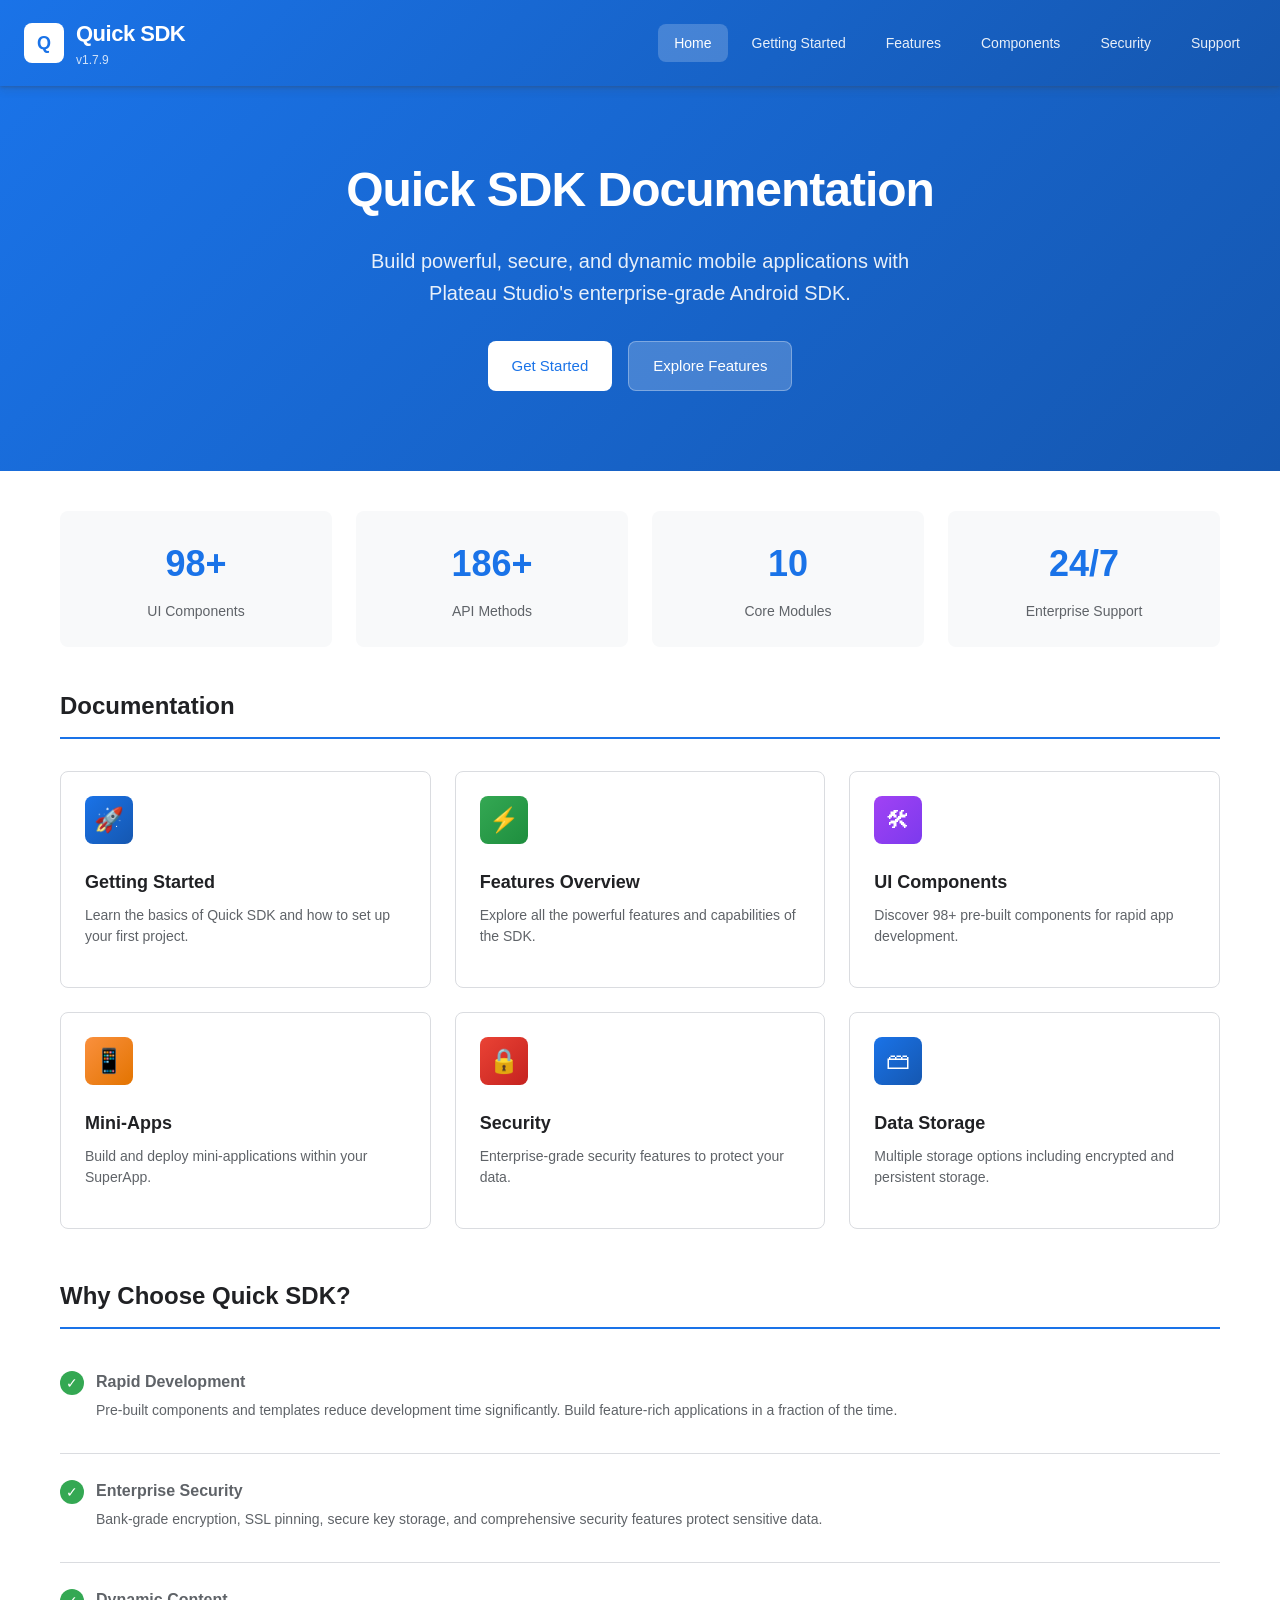
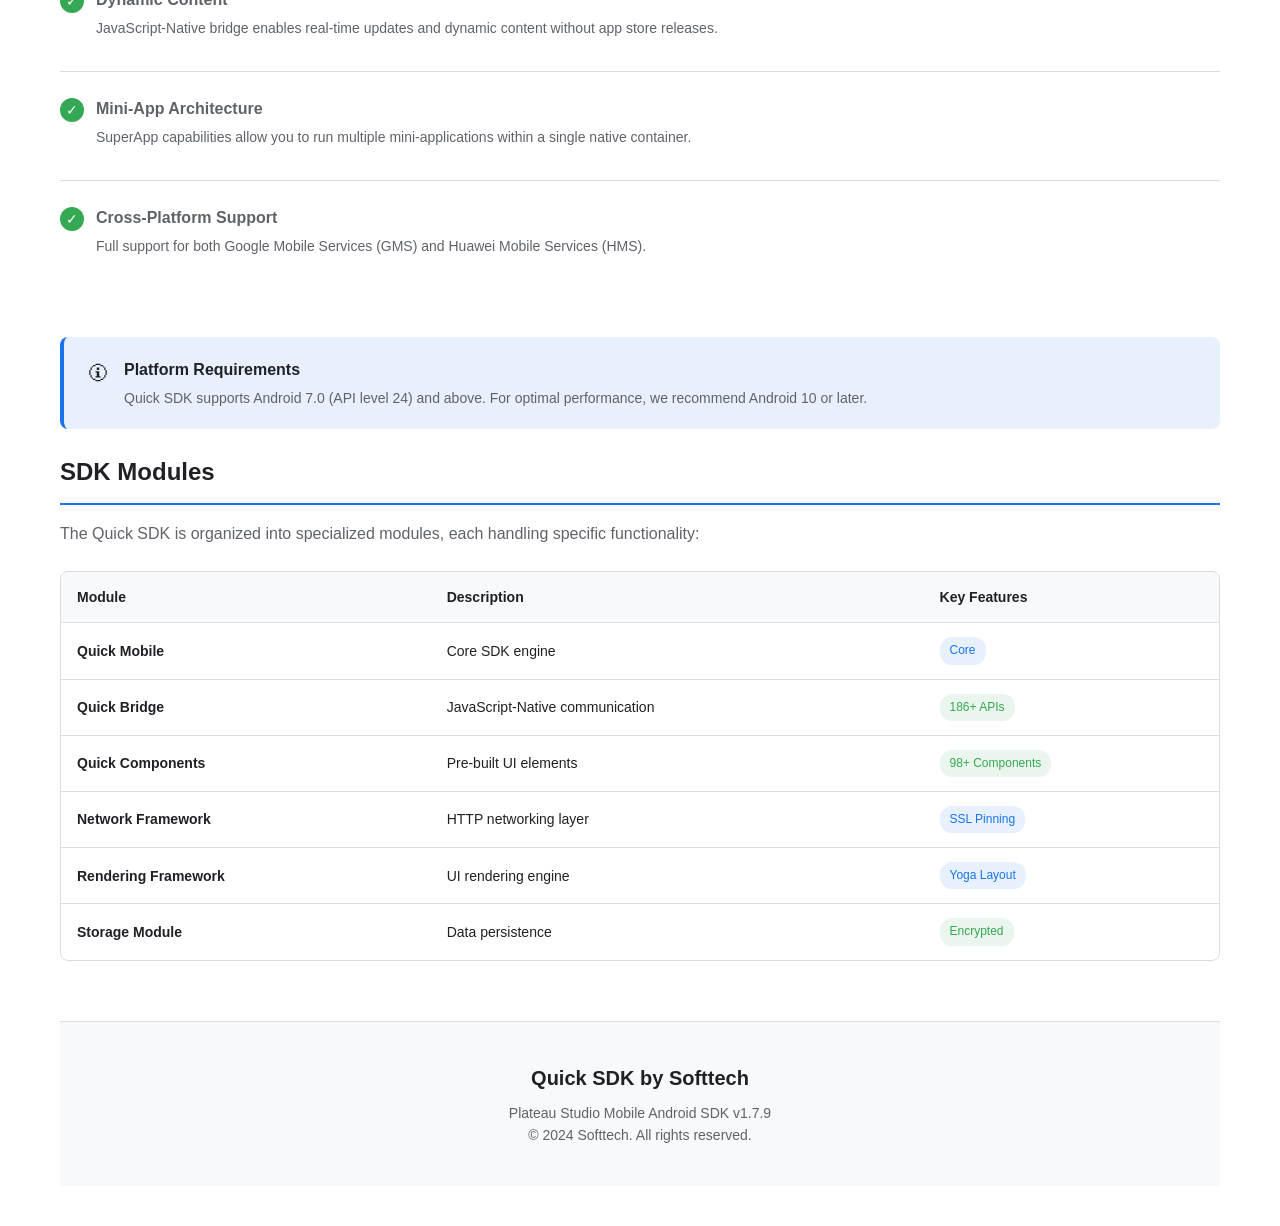
<file: docs/index.html>
<!DOCTYPE html>
<html lang="en">
<head>
    <meta charset="UTF-8">
    <meta name="viewport" content="width=device-width, initial-scale=1.0">
    <title>Quick SDK Documentation - Plateau Studio Mobile</title>
    <link rel="stylesheet" href="css/styles.css">
    <link rel="icon" type="image/svg+xml" href="data:image/svg+xml,<svg xmlns='http://www.w3.org/2000/svg' viewBox='0 0 100 100'><rect fill='%231a73e8' rx='15' width='100' height='100'/><text x='50' y='68' text-anchor='middle' fill='white' font-size='50' font-family='Arial' font-weight='bold'>Q</text></svg>">
</head>
<body>
    <!-- Header -->
    <header class="header">
        <div class="header-content">
            <a href="index.html" class="logo">
                <div class="logo-icon">Q</div>
                <div>
                    <div class="logo-text">Quick SDK</div>
                    <div class="logo-version">v1.7.9</div>
                </div>
            </a>
            <nav class="nav">
                <a href="index.html" class="active">Home</a>
                <a href="pages/getting-started.html">Getting Started</a>
                <a href="pages/features.html">Features</a>
                <a href="pages/components.html">Components</a>
                <a href="pages/security.html">Security</a>
                <a href="pages/support.html">Support</a>
            </nav>
        </div>
    </header>

    <!-- Main Content -->
    <main class="main-layout">
        <div class="content content-full">
            <!-- Hero Section -->
            <div class="hero">
                <h1>Quick SDK Documentation</h1>
                <p>Build powerful, secure, and dynamic mobile applications with Plateau Studio's enterprise-grade Android SDK.</p>
                <div class="hero-buttons">
                    <a href="pages/getting-started.html" class="btn btn-primary">Get Started</a>
                    <a href="pages/features.html" class="btn btn-secondary">Explore Features</a>
                </div>
            </div>

            <!-- Stats Section -->
            <div class="stats-grid">
                <div class="stat-card">
                    <div class="stat-number">98+</div>
                    <div class="stat-label">UI Components</div>
                </div>
                <div class="stat-card">
                    <div class="stat-number">186+</div>
                    <div class="stat-label">API Methods</div>
                </div>
                <div class="stat-card">
                    <div class="stat-number">10</div>
                    <div class="stat-label">Core Modules</div>
                </div>
                <div class="stat-card">
                    <div class="stat-number">24/7</div>
                    <div class="stat-label">Enterprise Support</div>
                </div>
            </div>

            <!-- Quick Navigation Cards -->
            <section>
                <h2>Documentation</h2>
                <div class="card-grid">
                    <a href="pages/getting-started.html" class="card">
                        <div class="card-icon">&#128640;</div>
                        <h3 class="card-title">Getting Started</h3>
                        <p class="card-description">Learn the basics of Quick SDK and how to set up your first project.</p>
                    </a>
                    <a href="pages/features.html" class="card">
                        <div class="card-icon green">&#9889;</div>
                        <h3 class="card-title">Features Overview</h3>
                        <p class="card-description">Explore all the powerful features and capabilities of the SDK.</p>
                    </a>
                    <a href="pages/components.html" class="card">
                        <div class="card-icon purple">&#128736;</div>
                        <h3 class="card-title">UI Components</h3>
                        <p class="card-description">Discover 98+ pre-built components for rapid app development.</p>
                    </a>
                    <a href="pages/miniapps.html" class="card">
                        <div class="card-icon orange">&#128241;</div>
                        <h3 class="card-title">Mini-Apps</h3>
                        <p class="card-description">Build and deploy mini-applications within your SuperApp.</p>
                    </a>
                    <a href="pages/security.html" class="card">
                        <div class="card-icon red">&#128274;</div>
                        <h3 class="card-title">Security</h3>
                        <p class="card-description">Enterprise-grade security features to protect your data.</p>
                    </a>
                    <a href="pages/storage.html" class="card">
                        <div class="card-icon">&#128451;</div>
                        <h3 class="card-title">Data Storage</h3>
                        <p class="card-description">Multiple storage options including encrypted and persistent storage.</p>
                    </a>
                </div>
            </section>

            <!-- Key Features -->
            <section>
                <h2>Why Choose Quick SDK?</h2>
                <ul class="feature-list">
                    <li>
                        <div class="feature-icon">&#10003;</div>
                        <div class="feature-content">
                            <h4>Rapid Development</h4>
                            <p>Pre-built components and templates reduce development time significantly. Build feature-rich applications in a fraction of the time.</p>
                        </div>
                    </li>
                    <li>
                        <div class="feature-icon">&#10003;</div>
                        <div class="feature-content">
                            <h4>Enterprise Security</h4>
                            <p>Bank-grade encryption, SSL pinning, secure key storage, and comprehensive security features protect sensitive data.</p>
                        </div>
                    </li>
                    <li>
                        <div class="feature-icon">&#10003;</div>
                        <div class="feature-content">
                            <h4>Dynamic Content</h4>
                            <p>JavaScript-Native bridge enables real-time updates and dynamic content without app store releases.</p>
                        </div>
                    </li>
                    <li>
                        <div class="feature-icon">&#10003;</div>
                        <div class="feature-content">
                            <h4>Mini-App Architecture</h4>
                            <p>SuperApp capabilities allow you to run multiple mini-applications within a single native container.</p>
                        </div>
                    </li>
                    <li>
                        <div class="feature-icon">&#10003;</div>
                        <div class="feature-content">
                            <h4>Cross-Platform Support</h4>
                            <p>Full support for both Google Mobile Services (GMS) and Huawei Mobile Services (HMS).</p>
                        </div>
                    </li>
                </ul>
            </section>

            <!-- Info Box -->
            <div class="info-box note">
                <div class="info-box-icon">&#128712;</div>
                <div class="info-box-content">
                    <div class="info-box-title">Platform Requirements</div>
                    <div class="info-box-text">Quick SDK supports Android 7.0 (API level 24) and above. For optimal performance, we recommend Android 10 or later.</div>
                </div>
            </div>

            <!-- Modules Overview -->
            <section>
                <h2>SDK Modules</h2>
                <p>The Quick SDK is organized into specialized modules, each handling specific functionality:</p>
                <div class="table-container">
                    <table>
                        <thead>
                            <tr>
                                <th>Module</th>
                                <th>Description</th>
                                <th>Key Features</th>
                            </tr>
                        </thead>
                        <tbody>
                            <tr>
                                <td><strong>Quick Mobile</strong></td>
                                <td>Core SDK engine</td>
                                <td><span class="badge primary">Core</span></td>
                            </tr>
                            <tr>
                                <td><strong>Quick Bridge</strong></td>
                                <td>JavaScript-Native communication</td>
                                <td><span class="badge success">186+ APIs</span></td>
                            </tr>
                            <tr>
                                <td><strong>Quick Components</strong></td>
                                <td>Pre-built UI elements</td>
                                <td><span class="badge success">98+ Components</span></td>
                            </tr>
                            <tr>
                                <td><strong>Network Framework</strong></td>
                                <td>HTTP networking layer</td>
                                <td><span class="badge primary">SSL Pinning</span></td>
                            </tr>
                            <tr>
                                <td><strong>Rendering Framework</strong></td>
                                <td>UI rendering engine</td>
                                <td><span class="badge primary">Yoga Layout</span></td>
                            </tr>
                            <tr>
                                <td><strong>Storage Module</strong></td>
                                <td>Data persistence</td>
                                <td><span class="badge success">Encrypted</span></td>
                            </tr>
                        </tbody>
                    </table>
                </div>
            </section>

            <!-- Footer -->
            <footer class="footer">
                <div class="footer-content">
                    <div class="footer-logo">Quick SDK by Softtech</div>
                    <p class="footer-text">Plateau Studio Mobile Android SDK v1.7.9<br>&copy; 2024 Softtech. All rights reserved.</p>
                </div>
            </footer>
        </div>
    </main>
</body>
</html>
</file>
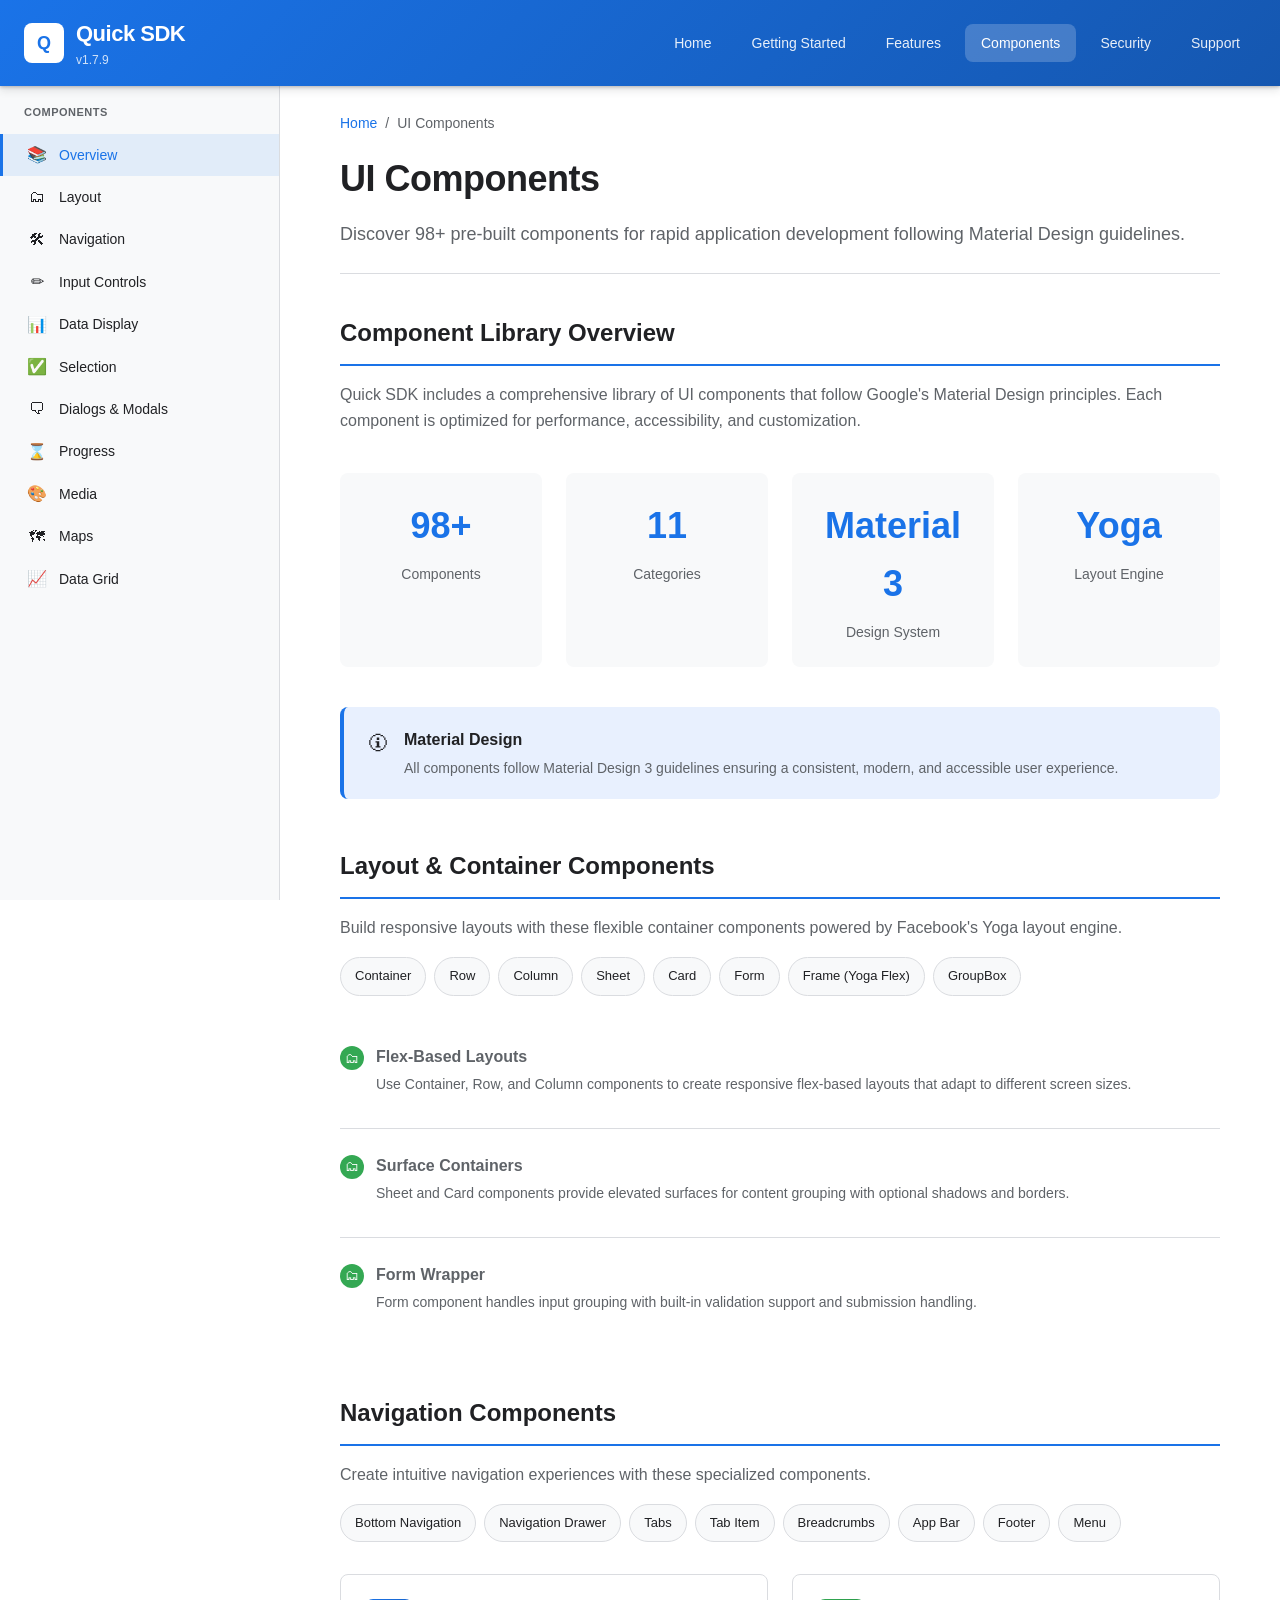
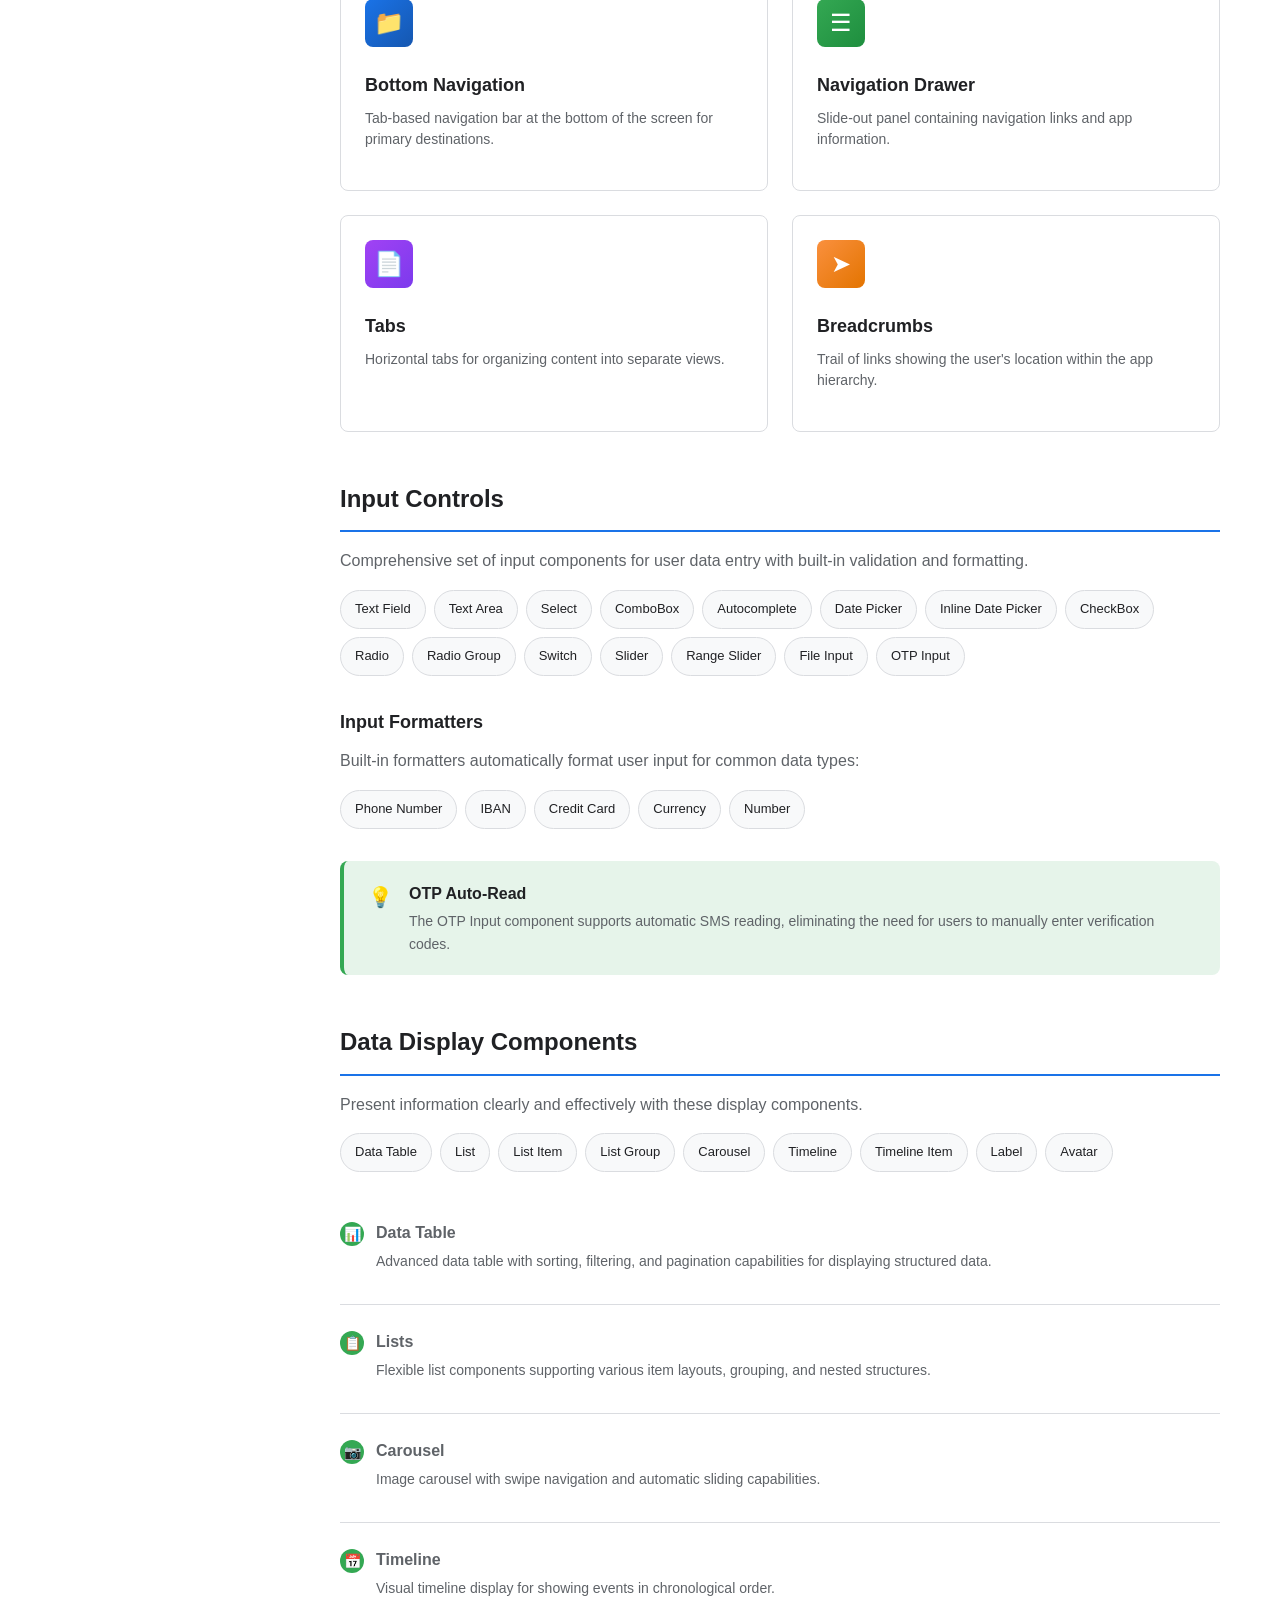
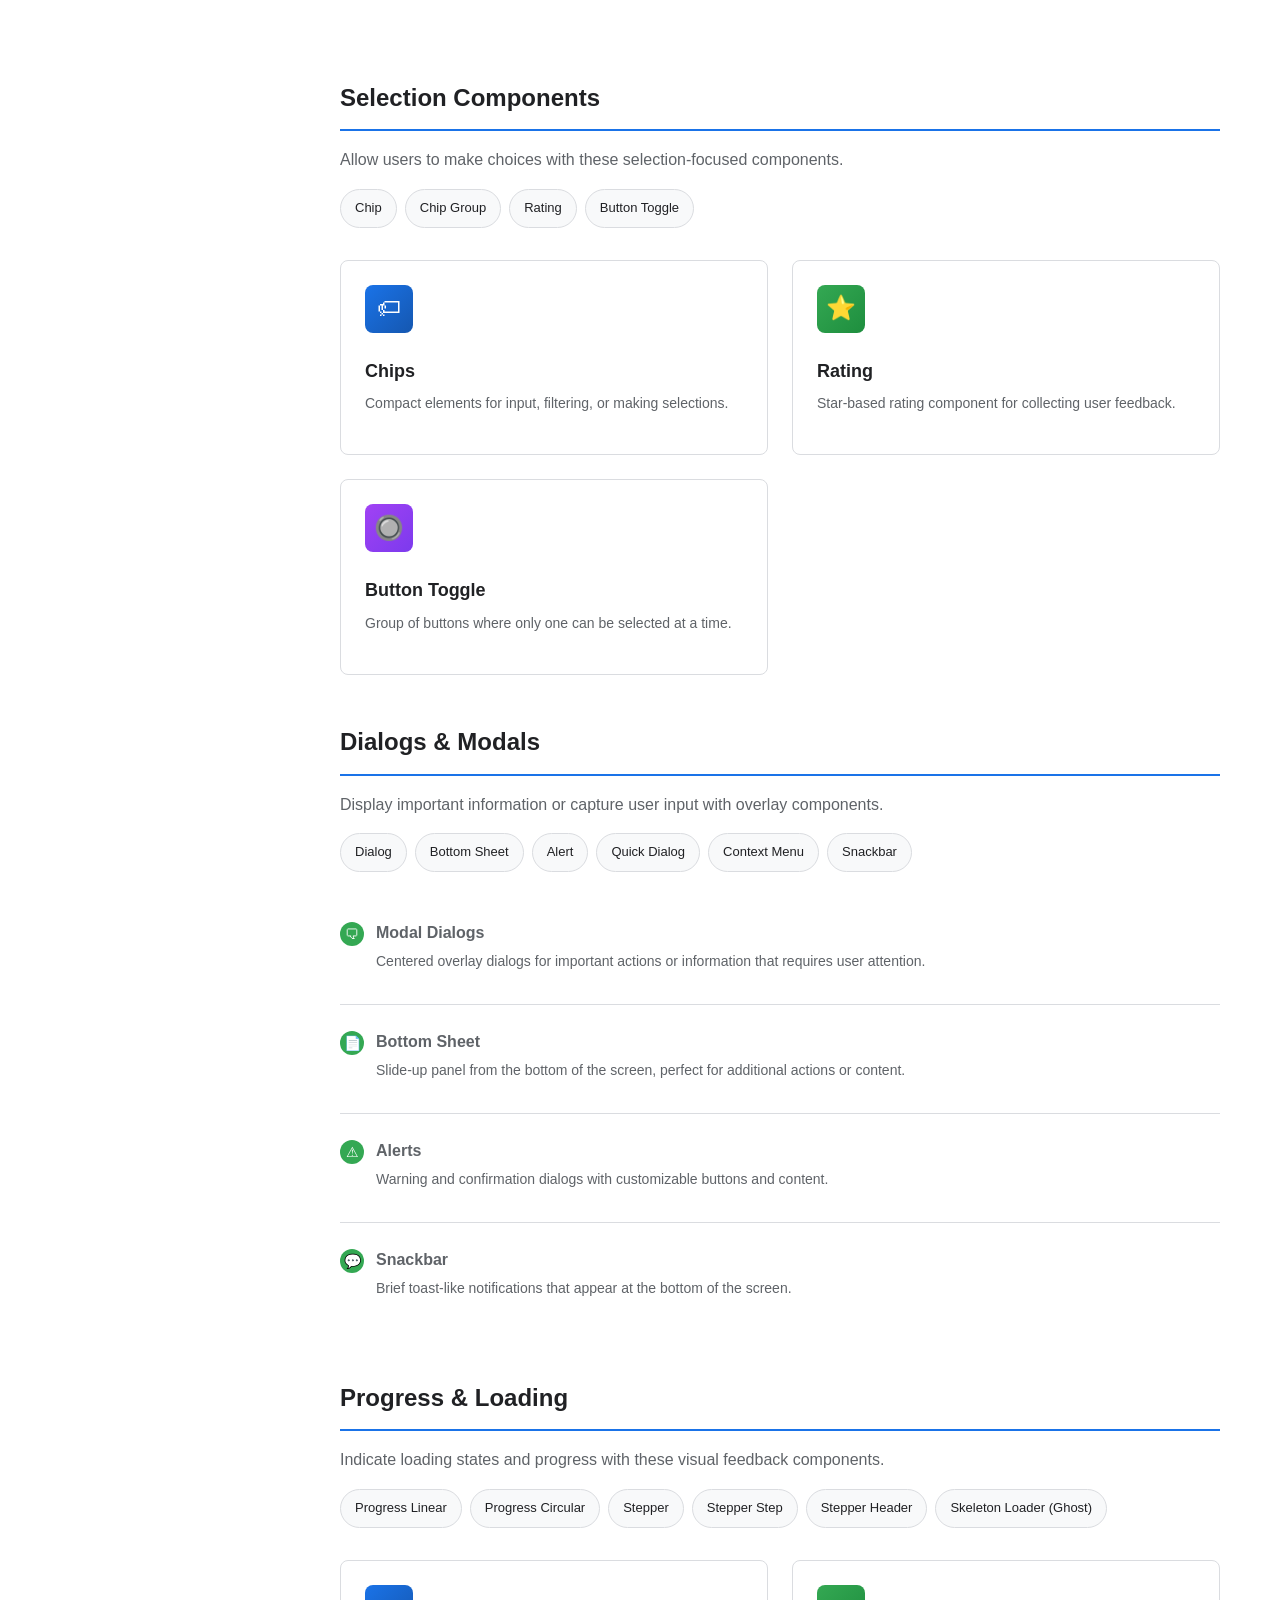
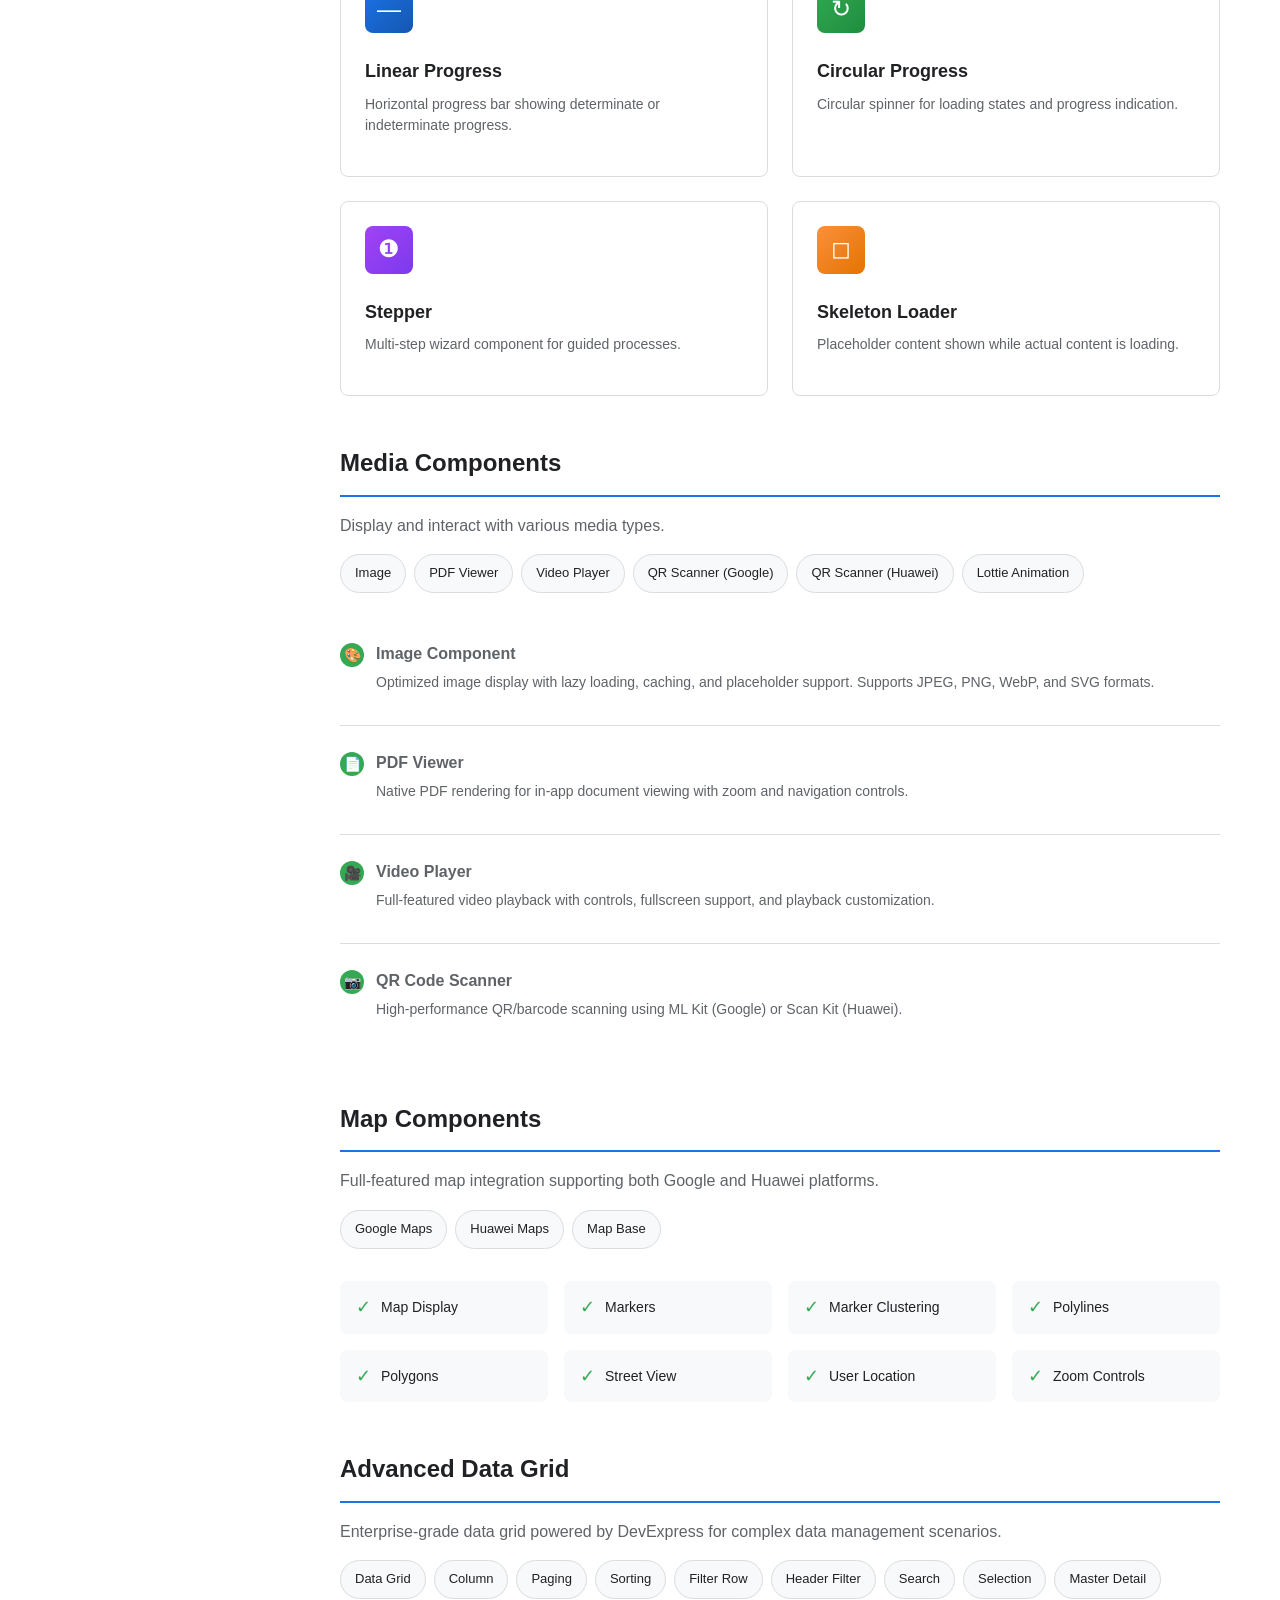
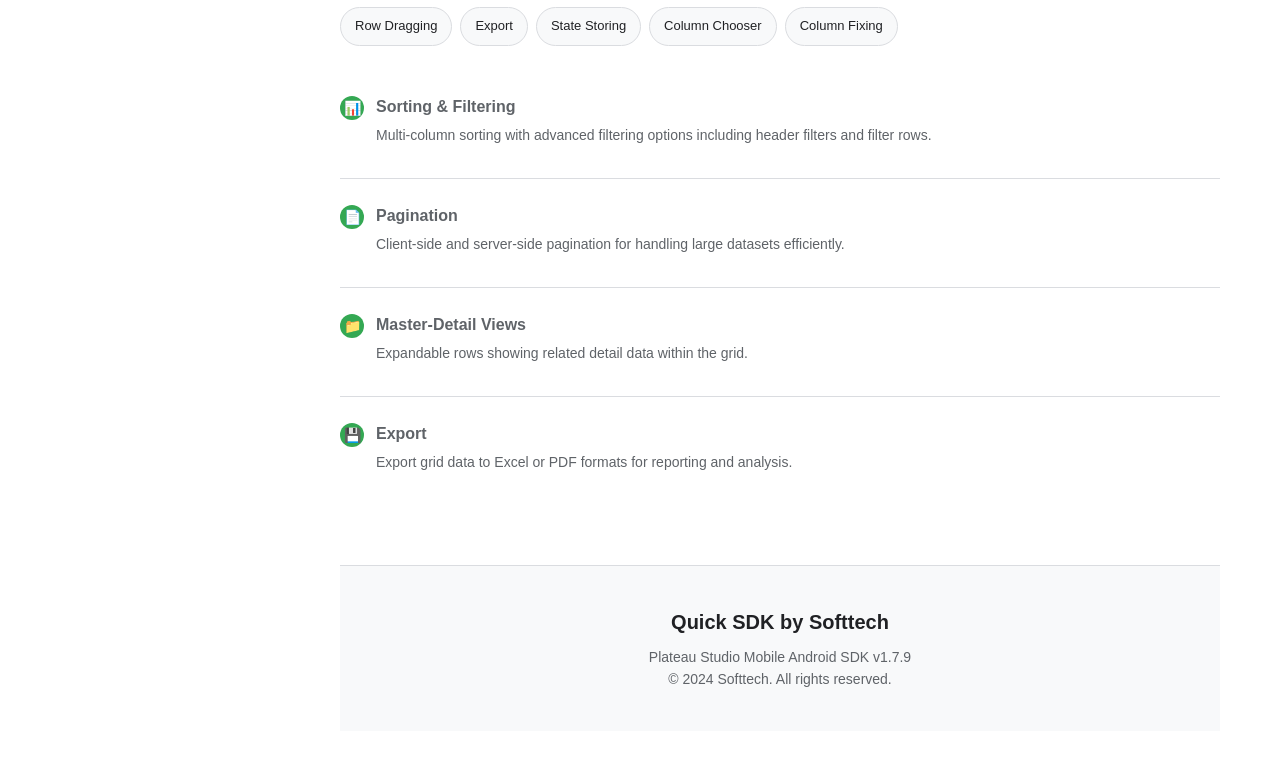
<file: docs/pages/components.html>
<!DOCTYPE html>
<html lang="en">
<head>
    <meta charset="UTF-8">
    <meta name="viewport" content="width=device-width, initial-scale=1.0">
    <title>UI Components - Quick SDK Documentation</title>
    <link rel="stylesheet" href="../css/styles.css">
    <link rel="icon" type="image/svg+xml" href="data:image/svg+xml,<svg xmlns='http://www.w3.org/2000/svg' viewBox='0 0 100 100'><rect fill='%231a73e8' rx='15' width='100' height='100'/><text x='50' y='68' text-anchor='middle' fill='white' font-size='50' font-family='Arial' font-weight='bold'>Q</text></svg>">
</head>
<body>
    <!-- Header -->
    <header class="header">
        <div class="header-content">
            <a href="../index.html" class="logo">
                <div class="logo-icon">Q</div>
                <div>
                    <div class="logo-text">Quick SDK</div>
                    <div class="logo-version">v1.7.9</div>
                </div>
            </a>
            <nav class="nav">
                <a href="../index.html">Home</a>
                <a href="getting-started.html">Getting Started</a>
                <a href="features.html">Features</a>
                <a href="components.html" class="active">Components</a>
                <a href="security.html">Security</a>
                <a href="support.html">Support</a>
            </nav>
        </div>
    </header>

    <!-- Main Content -->
    <main class="main-layout">
        <!-- Sidebar -->
        <aside class="sidebar">
            <div class="sidebar-section">
                <div class="sidebar-title">Components</div>
                <ul class="sidebar-nav">
                    <li><a href="#overview" class="active"><span class="icon">&#128218;</span> Overview</a></li>
                    <li><a href="#layout"><span class="icon">&#128450;</span> Layout</a></li>
                    <li><a href="#navigation"><span class="icon">&#128736;</span> Navigation</a></li>
                    <li><a href="#input"><span class="icon">&#9999;</span> Input Controls</a></li>
                    <li><a href="#data"><span class="icon">&#128202;</span> Data Display</a></li>
                    <li><a href="#selection"><span class="icon">&#9989;</span> Selection</a></li>
                    <li><a href="#dialogs"><span class="icon">&#128488;</span> Dialogs & Modals</a></li>
                    <li><a href="#progress"><span class="icon">&#8987;</span> Progress</a></li>
                    <li><a href="#media"><span class="icon">&#127912;</span> Media</a></li>
                    <li><a href="#maps"><span class="icon">&#128506;</span> Maps</a></li>
                    <li><a href="#datagrid"><span class="icon">&#128200;</span> Data Grid</a></li>
                </ul>
            </div>
        </aside>

        <!-- Content -->
        <div class="content">
            <!-- Breadcrumb -->
            <div class="breadcrumb">
                <a href="../index.html">Home</a>
                <span>/</span>
                <span>UI Components</span>
            </div>

            <!-- Page Header -->
            <div class="page-header">
                <h1 class="page-title">UI Components</h1>
                <p class="page-subtitle">Discover 98+ pre-built components for rapid application development following Material Design guidelines.</p>
            </div>

            <!-- Overview Section -->
            <section id="overview">
                <h2>Component Library Overview</h2>
                <p>Quick SDK includes a comprehensive library of UI components that follow Google's Material Design principles. Each component is optimized for performance, accessibility, and customization.</p>

                <div class="stats-grid">
                    <div class="stat-card">
                        <div class="stat-number">98+</div>
                        <div class="stat-label">Components</div>
                    </div>
                    <div class="stat-card">
                        <div class="stat-number">11</div>
                        <div class="stat-label">Categories</div>
                    </div>
                    <div class="stat-card">
                        <div class="stat-number">Material 3</div>
                        <div class="stat-label">Design System</div>
                    </div>
                    <div class="stat-card">
                        <div class="stat-number">Yoga</div>
                        <div class="stat-label">Layout Engine</div>
                    </div>
                </div>

                <div class="info-box note">
                    <div class="info-box-icon">&#128712;</div>
                    <div class="info-box-content">
                        <div class="info-box-title">Material Design</div>
                        <div class="info-box-text">All components follow Material Design 3 guidelines ensuring a consistent, modern, and accessible user experience.</div>
                    </div>
                </div>
            </section>

            <!-- Layout Components -->
            <section id="layout">
                <h2>Layout & Container Components</h2>
                <p>Build responsive layouts with these flexible container components powered by Facebook's Yoga layout engine.</p>

                <div class="component-category">
                    <div class="component-tags">
                        <span class="component-tag">Container</span>
                        <span class="component-tag">Row</span>
                        <span class="component-tag">Column</span>
                        <span class="component-tag">Sheet</span>
                        <span class="component-tag">Card</span>
                        <span class="component-tag">Form</span>
                        <span class="component-tag">Frame (Yoga Flex)</span>
                        <span class="component-tag">GroupBox</span>
                    </div>
                </div>

                <ul class="feature-list">
                    <li>
                        <div class="feature-icon">&#128450;</div>
                        <div class="feature-content">
                            <h4>Flex-Based Layouts</h4>
                            <p>Use Container, Row, and Column components to create responsive flex-based layouts that adapt to different screen sizes.</p>
                        </div>
                    </li>
                    <li>
                        <div class="feature-icon">&#128450;</div>
                        <div class="feature-content">
                            <h4>Surface Containers</h4>
                            <p>Sheet and Card components provide elevated surfaces for content grouping with optional shadows and borders.</p>
                        </div>
                    </li>
                    <li>
                        <div class="feature-icon">&#128450;</div>
                        <div class="feature-content">
                            <h4>Form Wrapper</h4>
                            <p>Form component handles input grouping with built-in validation support and submission handling.</p>
                        </div>
                    </li>
                </ul>
            </section>

            <!-- Navigation Components -->
            <section id="navigation">
                <h2>Navigation Components</h2>
                <p>Create intuitive navigation experiences with these specialized components.</p>

                <div class="component-category">
                    <div class="component-tags">
                        <span class="component-tag">Bottom Navigation</span>
                        <span class="component-tag">Navigation Drawer</span>
                        <span class="component-tag">Tabs</span>
                        <span class="component-tag">Tab Item</span>
                        <span class="component-tag">Breadcrumbs</span>
                        <span class="component-tag">App Bar</span>
                        <span class="component-tag">Footer</span>
                        <span class="component-tag">Menu</span>
                    </div>
                </div>

                <div class="card-grid">
                    <div class="card">
                        <div class="card-icon">&#128193;</div>
                        <h3 class="card-title">Bottom Navigation</h3>
                        <p class="card-description">Tab-based navigation bar at the bottom of the screen for primary destinations.</p>
                    </div>
                    <div class="card">
                        <div class="card-icon green">&#9776;</div>
                        <h3 class="card-title">Navigation Drawer</h3>
                        <p class="card-description">Slide-out panel containing navigation links and app information.</p>
                    </div>
                    <div class="card">
                        <div class="card-icon purple">&#128196;</div>
                        <h3 class="card-title">Tabs</h3>
                        <p class="card-description">Horizontal tabs for organizing content into separate views.</p>
                    </div>
                    <div class="card">
                        <div class="card-icon orange">&#10148;</div>
                        <h3 class="card-title">Breadcrumbs</h3>
                        <p class="card-description">Trail of links showing the user's location within the app hierarchy.</p>
                    </div>
                </div>
            </section>

            <!-- Input Controls -->
            <section id="input">
                <h2>Input Controls</h2>
                <p>Comprehensive set of input components for user data entry with built-in validation and formatting.</p>

                <div class="component-category">
                    <div class="component-tags">
                        <span class="component-tag">Text Field</span>
                        <span class="component-tag">Text Area</span>
                        <span class="component-tag">Select</span>
                        <span class="component-tag">ComboBox</span>
                        <span class="component-tag">Autocomplete</span>
                        <span class="component-tag">Date Picker</span>
                        <span class="component-tag">Inline Date Picker</span>
                        <span class="component-tag">CheckBox</span>
                        <span class="component-tag">Radio</span>
                        <span class="component-tag">Radio Group</span>
                        <span class="component-tag">Switch</span>
                        <span class="component-tag">Slider</span>
                        <span class="component-tag">Range Slider</span>
                        <span class="component-tag">File Input</span>
                        <span class="component-tag">OTP Input</span>
                    </div>
                </div>

                <h3>Input Formatters</h3>
                <p>Built-in formatters automatically format user input for common data types:</p>
                <div class="component-category">
                    <div class="component-tags">
                        <span class="component-tag">Phone Number</span>
                        <span class="component-tag">IBAN</span>
                        <span class="component-tag">Credit Card</span>
                        <span class="component-tag">Currency</span>
                        <span class="component-tag">Number</span>
                    </div>
                </div>

                <div class="info-box tip">
                    <div class="info-box-icon">&#128161;</div>
                    <div class="info-box-content">
                        <div class="info-box-title">OTP Auto-Read</div>
                        <div class="info-box-text">The OTP Input component supports automatic SMS reading, eliminating the need for users to manually enter verification codes.</div>
                    </div>
                </div>
            </section>

            <!-- Data Display -->
            <section id="data">
                <h2>Data Display Components</h2>
                <p>Present information clearly and effectively with these display components.</p>

                <div class="component-category">
                    <div class="component-tags">
                        <span class="component-tag">Data Table</span>
                        <span class="component-tag">List</span>
                        <span class="component-tag">List Item</span>
                        <span class="component-tag">List Group</span>
                        <span class="component-tag">Carousel</span>
                        <span class="component-tag">Timeline</span>
                        <span class="component-tag">Timeline Item</span>
                        <span class="component-tag">Label</span>
                        <span class="component-tag">Avatar</span>
                    </div>
                </div>

                <ul class="feature-list">
                    <li>
                        <div class="feature-icon">&#128202;</div>
                        <div class="feature-content">
                            <h4>Data Table</h4>
                            <p>Advanced data table with sorting, filtering, and pagination capabilities for displaying structured data.</p>
                        </div>
                    </li>
                    <li>
                        <div class="feature-icon">&#128203;</div>
                        <div class="feature-content">
                            <h4>Lists</h4>
                            <p>Flexible list components supporting various item layouts, grouping, and nested structures.</p>
                        </div>
                    </li>
                    <li>
                        <div class="feature-icon">&#128247;</div>
                        <div class="feature-content">
                            <h4>Carousel</h4>
                            <p>Image carousel with swipe navigation and automatic sliding capabilities.</p>
                        </div>
                    </li>
                    <li>
                        <div class="feature-icon">&#128197;</div>
                        <div class="feature-content">
                            <h4>Timeline</h4>
                            <p>Visual timeline display for showing events in chronological order.</p>
                        </div>
                    </li>
                </ul>
            </section>

            <!-- Selection Components -->
            <section id="selection">
                <h2>Selection Components</h2>
                <p>Allow users to make choices with these selection-focused components.</p>

                <div class="component-category">
                    <div class="component-tags">
                        <span class="component-tag">Chip</span>
                        <span class="component-tag">Chip Group</span>
                        <span class="component-tag">Rating</span>
                        <span class="component-tag">Button Toggle</span>
                    </div>
                </div>

                <div class="card-grid">
                    <div class="card">
                        <div class="card-icon">&#127991;</div>
                        <h3 class="card-title">Chips</h3>
                        <p class="card-description">Compact elements for input, filtering, or making selections.</p>
                    </div>
                    <div class="card">
                        <div class="card-icon green">&#11088;</div>
                        <h3 class="card-title">Rating</h3>
                        <p class="card-description">Star-based rating component for collecting user feedback.</p>
                    </div>
                    <div class="card">
                        <div class="card-icon purple">&#128280;</div>
                        <h3 class="card-title">Button Toggle</h3>
                        <p class="card-description">Group of buttons where only one can be selected at a time.</p>
                    </div>
                </div>
            </section>

            <!-- Dialogs & Modals -->
            <section id="dialogs">
                <h2>Dialogs & Modals</h2>
                <p>Display important information or capture user input with overlay components.</p>

                <div class="component-category">
                    <div class="component-tags">
                        <span class="component-tag">Dialog</span>
                        <span class="component-tag">Bottom Sheet</span>
                        <span class="component-tag">Alert</span>
                        <span class="component-tag">Quick Dialog</span>
                        <span class="component-tag">Context Menu</span>
                        <span class="component-tag">Snackbar</span>
                    </div>
                </div>

                <ul class="feature-list">
                    <li>
                        <div class="feature-icon">&#128488;</div>
                        <div class="feature-content">
                            <h4>Modal Dialogs</h4>
                            <p>Centered overlay dialogs for important actions or information that requires user attention.</p>
                        </div>
                    </li>
                    <li>
                        <div class="feature-icon">&#128196;</div>
                        <div class="feature-content">
                            <h4>Bottom Sheet</h4>
                            <p>Slide-up panel from the bottom of the screen, perfect for additional actions or content.</p>
                        </div>
                    </li>
                    <li>
                        <div class="feature-icon">&#9888;</div>
                        <div class="feature-content">
                            <h4>Alerts</h4>
                            <p>Warning and confirmation dialogs with customizable buttons and content.</p>
                        </div>
                    </li>
                    <li>
                        <div class="feature-icon">&#128172;</div>
                        <div class="feature-content">
                            <h4>Snackbar</h4>
                            <p>Brief toast-like notifications that appear at the bottom of the screen.</p>
                        </div>
                    </li>
                </ul>
            </section>

            <!-- Progress Components -->
            <section id="progress">
                <h2>Progress & Loading</h2>
                <p>Indicate loading states and progress with these visual feedback components.</p>

                <div class="component-category">
                    <div class="component-tags">
                        <span class="component-tag">Progress Linear</span>
                        <span class="component-tag">Progress Circular</span>
                        <span class="component-tag">Stepper</span>
                        <span class="component-tag">Stepper Step</span>
                        <span class="component-tag">Stepper Header</span>
                        <span class="component-tag">Skeleton Loader (Ghost)</span>
                    </div>
                </div>

                <div class="card-grid">
                    <div class="card">
                        <div class="card-icon">&#8212;</div>
                        <h3 class="card-title">Linear Progress</h3>
                        <p class="card-description">Horizontal progress bar showing determinate or indeterminate progress.</p>
                    </div>
                    <div class="card">
                        <div class="card-icon green">&#8635;</div>
                        <h3 class="card-title">Circular Progress</h3>
                        <p class="card-description">Circular spinner for loading states and progress indication.</p>
                    </div>
                    <div class="card">
                        <div class="card-icon purple">&#10102;</div>
                        <h3 class="card-title">Stepper</h3>
                        <p class="card-description">Multi-step wizard component for guided processes.</p>
                    </div>
                    <div class="card">
                        <div class="card-icon orange">&#9723;</div>
                        <h3 class="card-title">Skeleton Loader</h3>
                        <p class="card-description">Placeholder content shown while actual content is loading.</p>
                    </div>
                </div>
            </section>

            <!-- Media Components -->
            <section id="media">
                <h2>Media Components</h2>
                <p>Display and interact with various media types.</p>

                <div class="component-category">
                    <div class="component-tags">
                        <span class="component-tag">Image</span>
                        <span class="component-tag">PDF Viewer</span>
                        <span class="component-tag">Video Player</span>
                        <span class="component-tag">QR Scanner (Google)</span>
                        <span class="component-tag">QR Scanner (Huawei)</span>
                        <span class="component-tag">Lottie Animation</span>
                    </div>
                </div>

                <ul class="feature-list">
                    <li>
                        <div class="feature-icon">&#127912;</div>
                        <div class="feature-content">
                            <h4>Image Component</h4>
                            <p>Optimized image display with lazy loading, caching, and placeholder support. Supports JPEG, PNG, WebP, and SVG formats.</p>
                        </div>
                    </li>
                    <li>
                        <div class="feature-icon">&#128196;</div>
                        <div class="feature-content">
                            <h4>PDF Viewer</h4>
                            <p>Native PDF rendering for in-app document viewing with zoom and navigation controls.</p>
                        </div>
                    </li>
                    <li>
                        <div class="feature-icon">&#127909;</div>
                        <div class="feature-content">
                            <h4>Video Player</h4>
                            <p>Full-featured video playback with controls, fullscreen support, and playback customization.</p>
                        </div>
                    </li>
                    <li>
                        <div class="feature-icon">&#128247;</div>
                        <div class="feature-content">
                            <h4>QR Code Scanner</h4>
                            <p>High-performance QR/barcode scanning using ML Kit (Google) or Scan Kit (Huawei).</p>
                        </div>
                    </li>
                </ul>
            </section>

            <!-- Maps Components -->
            <section id="maps">
                <h2>Map Components</h2>
                <p>Full-featured map integration supporting both Google and Huawei platforms.</p>

                <div class="component-category">
                    <div class="component-tags">
                        <span class="component-tag">Google Maps</span>
                        <span class="component-tag">Huawei Maps</span>
                        <span class="component-tag">Map Base</span>
                    </div>
                </div>

                <div class="capability-grid">
                    <div class="capability-item">
                        <span class="capability-check">&#10003;</span>
                        Map Display
                    </div>
                    <div class="capability-item">
                        <span class="capability-check">&#10003;</span>
                        Markers
                    </div>
                    <div class="capability-item">
                        <span class="capability-check">&#10003;</span>
                        Marker Clustering
                    </div>
                    <div class="capability-item">
                        <span class="capability-check">&#10003;</span>
                        Polylines
                    </div>
                    <div class="capability-item">
                        <span class="capability-check">&#10003;</span>
                        Polygons
                    </div>
                    <div class="capability-item">
                        <span class="capability-check">&#10003;</span>
                        Street View
                    </div>
                    <div class="capability-item">
                        <span class="capability-check">&#10003;</span>
                        User Location
                    </div>
                    <div class="capability-item">
                        <span class="capability-check">&#10003;</span>
                        Zoom Controls
                    </div>
                </div>
            </section>

            <!-- Data Grid -->
            <section id="datagrid">
                <h2>Advanced Data Grid</h2>
                <p>Enterprise-grade data grid powered by DevExpress for complex data management scenarios.</p>

                <div class="component-category">
                    <div class="component-tags">
                        <span class="component-tag">Data Grid</span>
                        <span class="component-tag">Column</span>
                        <span class="component-tag">Paging</span>
                        <span class="component-tag">Sorting</span>
                        <span class="component-tag">Filter Row</span>
                        <span class="component-tag">Header Filter</span>
                        <span class="component-tag">Search</span>
                        <span class="component-tag">Selection</span>
                        <span class="component-tag">Master Detail</span>
                        <span class="component-tag">Row Dragging</span>
                        <span class="component-tag">Export</span>
                        <span class="component-tag">State Storing</span>
                        <span class="component-tag">Column Chooser</span>
                        <span class="component-tag">Column Fixing</span>
                    </div>
                </div>

                <ul class="feature-list">
                    <li>
                        <div class="feature-icon">&#128202;</div>
                        <div class="feature-content">
                            <h4>Sorting & Filtering</h4>
                            <p>Multi-column sorting with advanced filtering options including header filters and filter rows.</p>
                        </div>
                    </li>
                    <li>
                        <div class="feature-icon">&#128196;</div>
                        <div class="feature-content">
                            <h4>Pagination</h4>
                            <p>Client-side and server-side pagination for handling large datasets efficiently.</p>
                        </div>
                    </li>
                    <li>
                        <div class="feature-icon">&#128193;</div>
                        <div class="feature-content">
                            <h4>Master-Detail Views</h4>
                            <p>Expandable rows showing related detail data within the grid.</p>
                        </div>
                    </li>
                    <li>
                        <div class="feature-icon">&#128190;</div>
                        <div class="feature-content">
                            <h4>Export</h4>
                            <p>Export grid data to Excel or PDF formats for reporting and analysis.</p>
                        </div>
                    </li>
                </ul>
            </section>

            <!-- Footer -->
            <footer class="footer">
                <div class="footer-content">
                    <div class="footer-logo">Quick SDK by Softtech</div>
                    <p class="footer-text">Plateau Studio Mobile Android SDK v1.7.9<br>&copy; 2024 Softtech. All rights reserved.</p>
                </div>
            </footer>
        </div>
    </main>
</body>
</html>
</file>
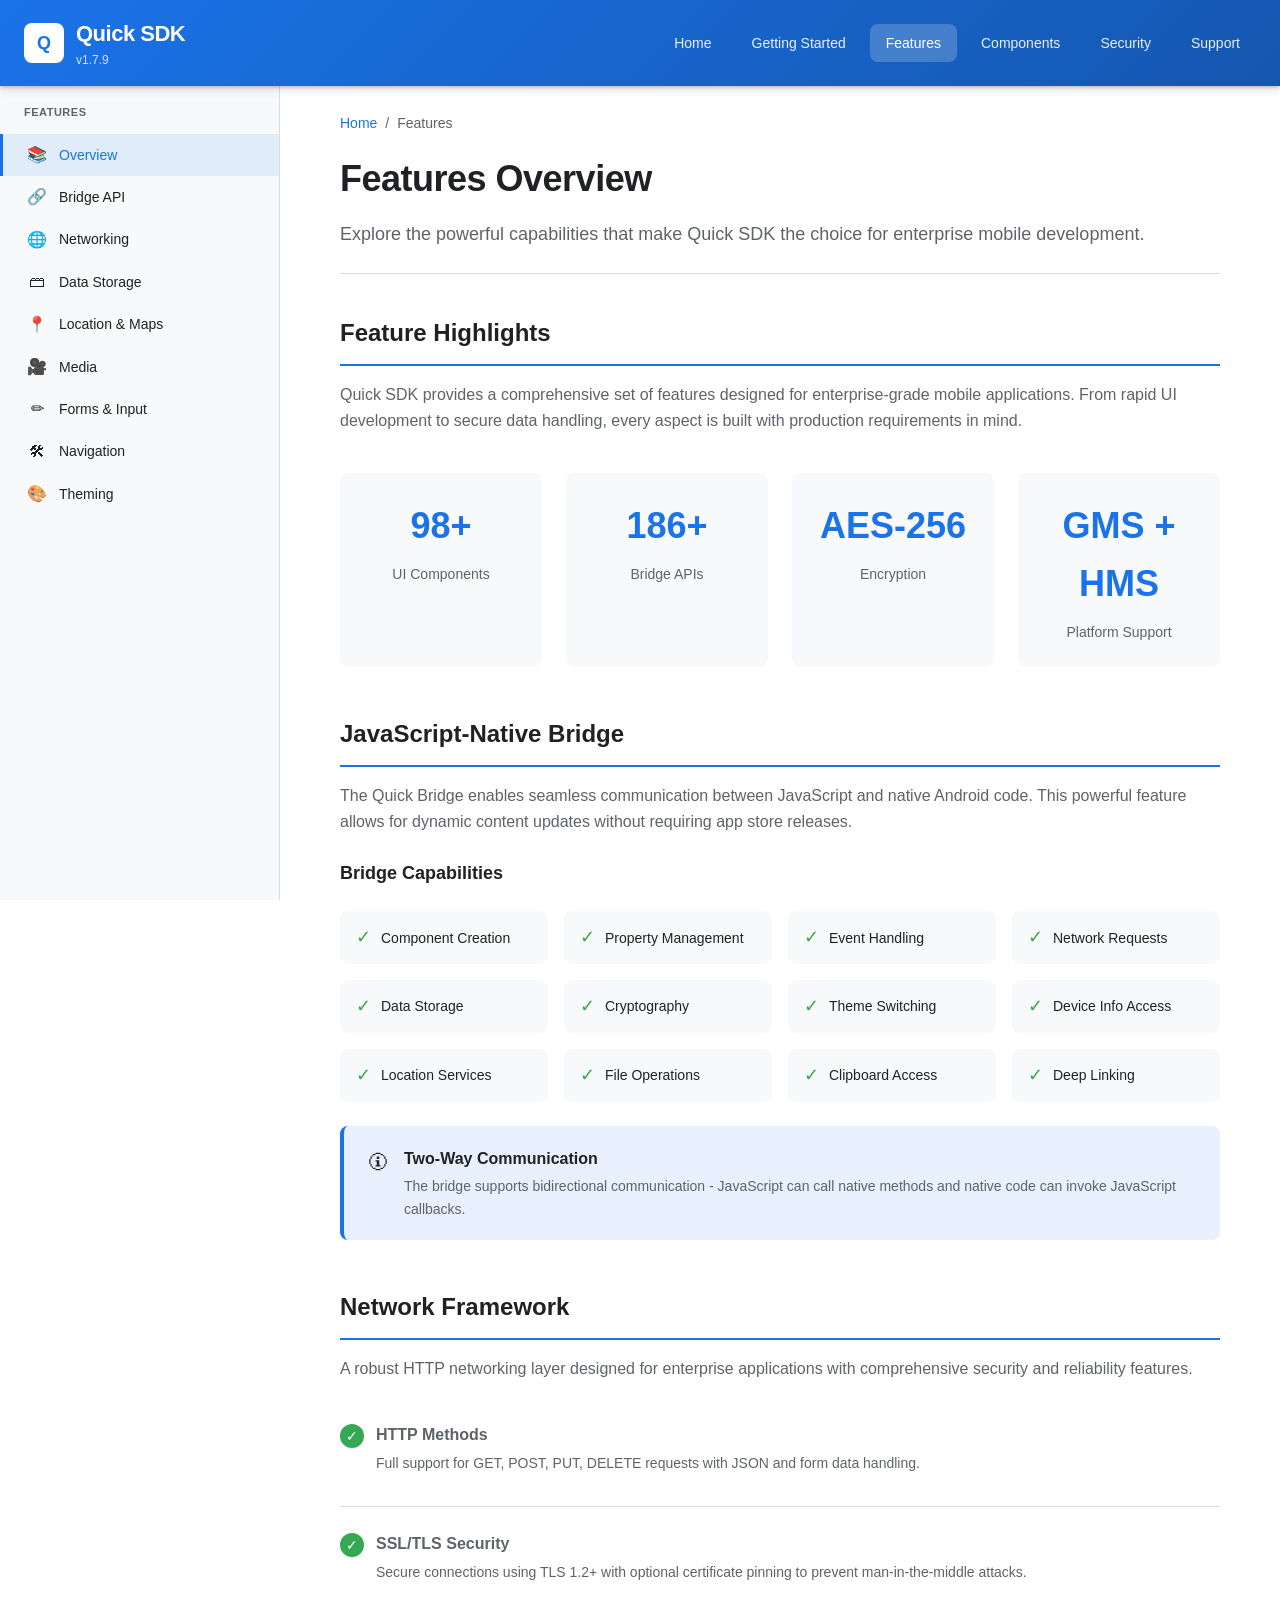
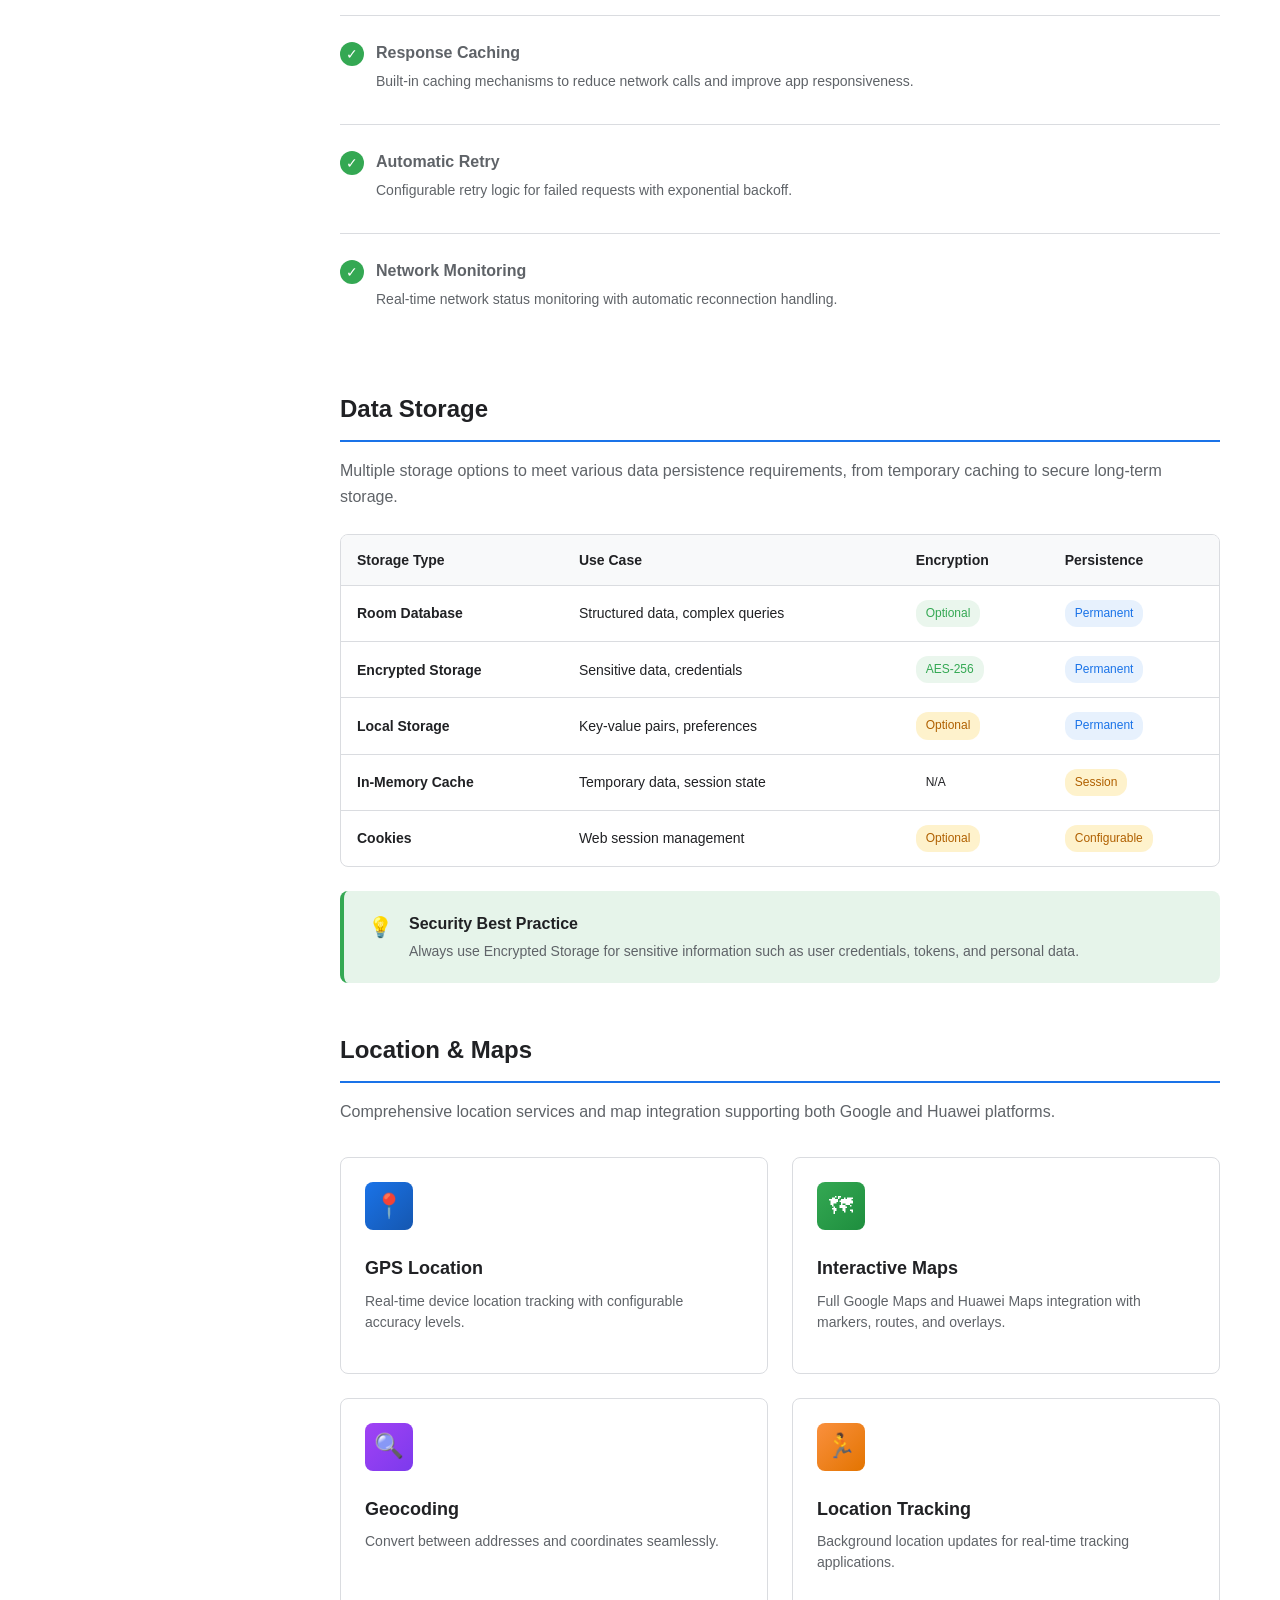
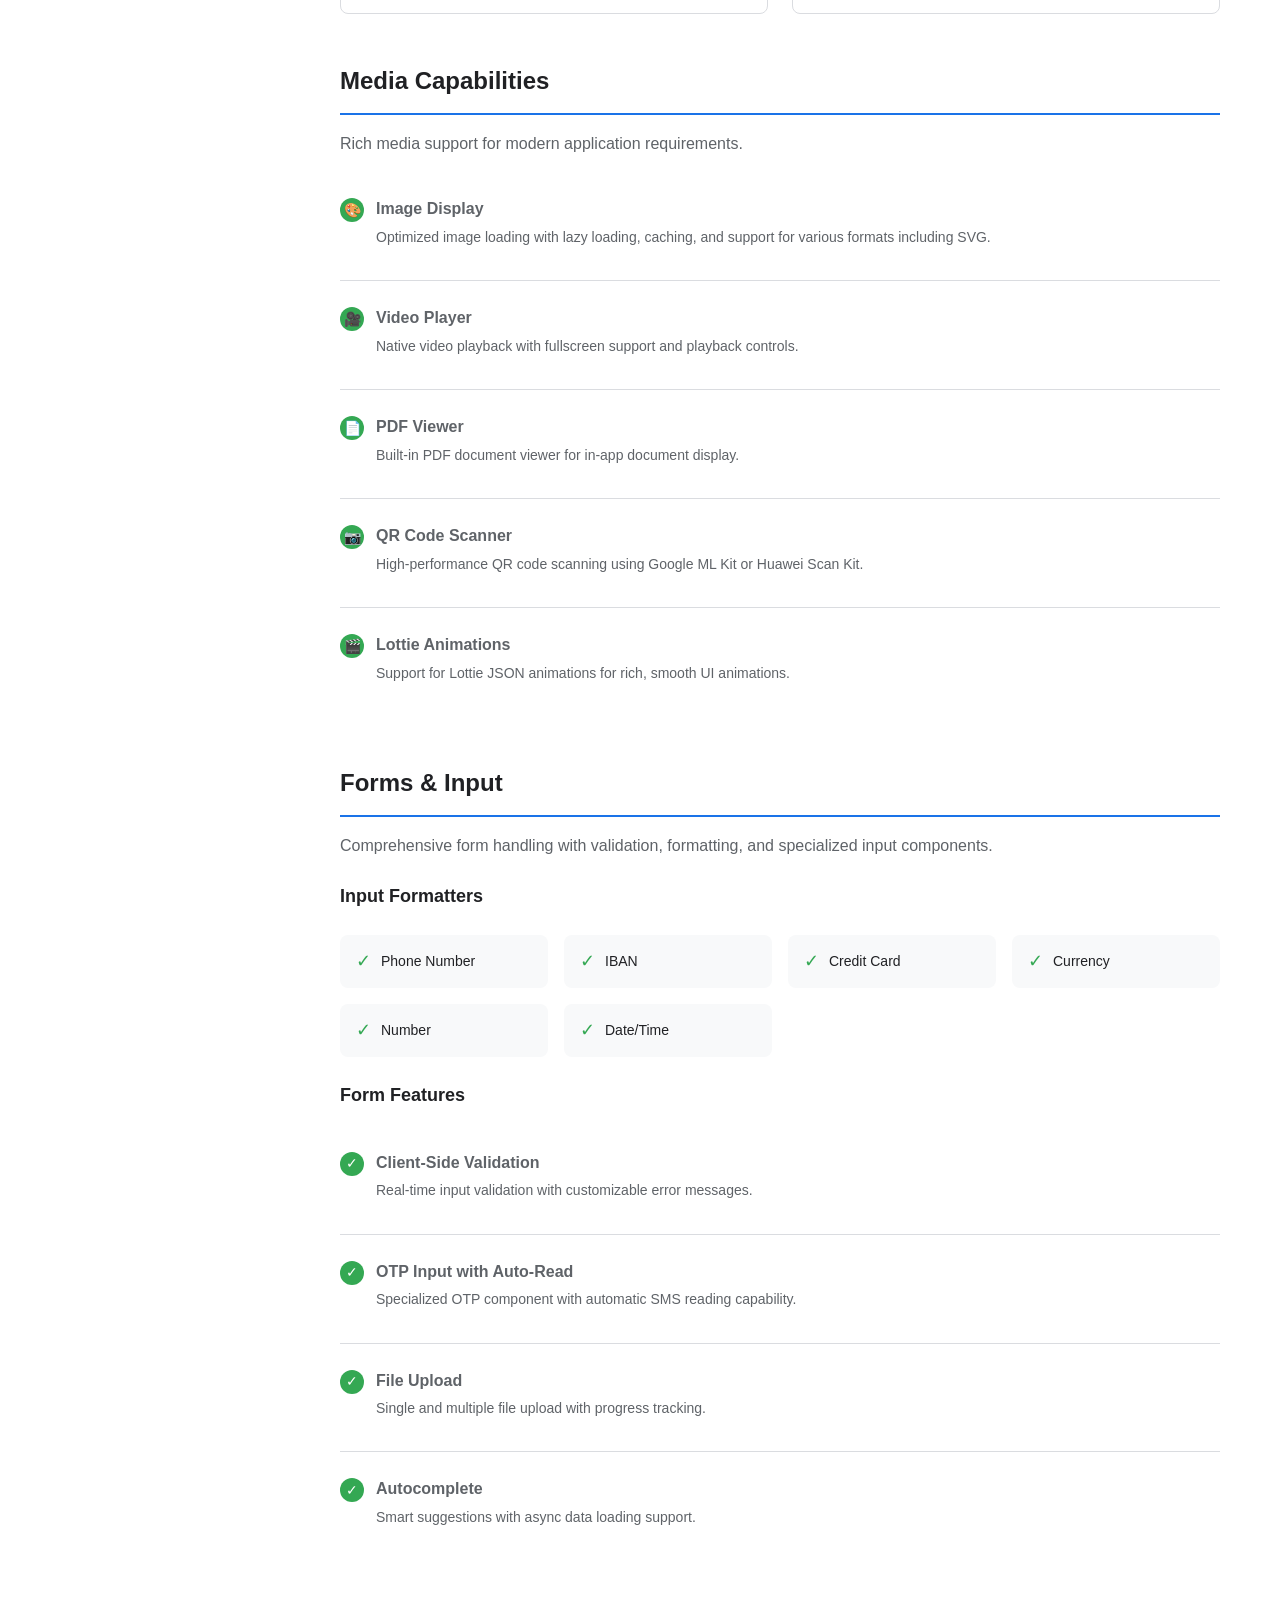
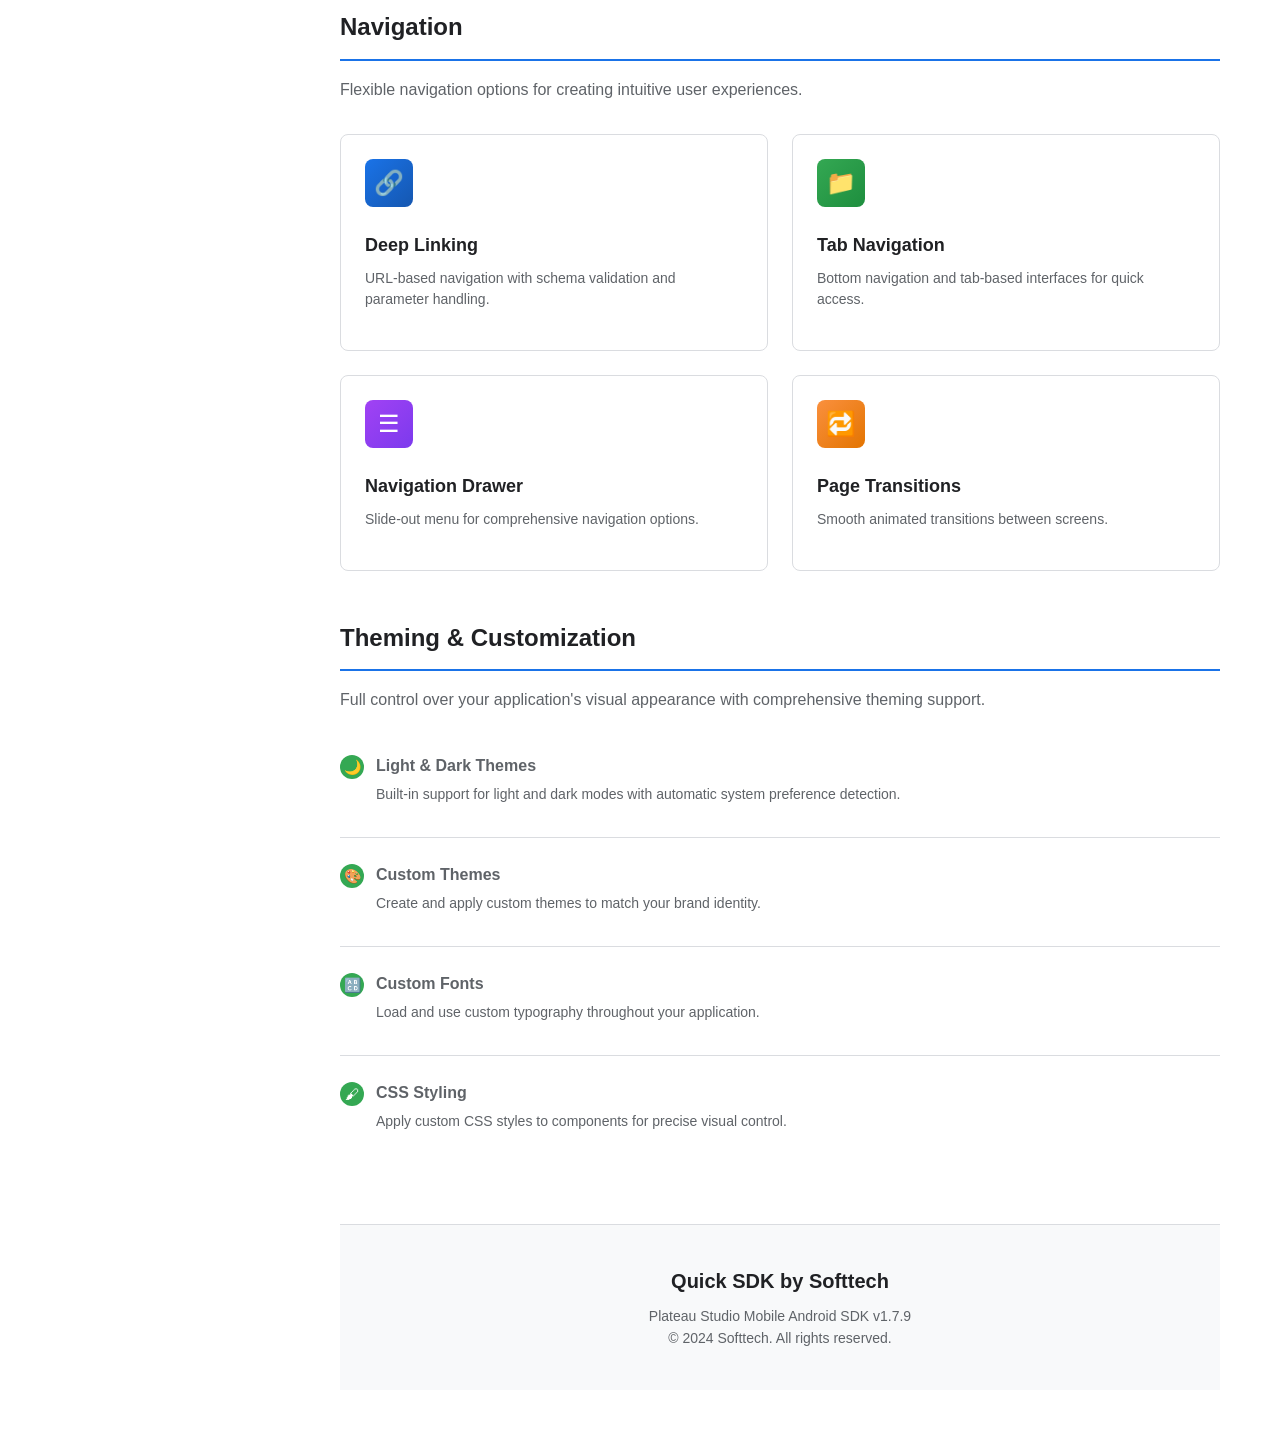
<file: docs/pages/features.html>
<!DOCTYPE html>
<html lang="en">
<head>
    <meta charset="UTF-8">
    <meta name="viewport" content="width=device-width, initial-scale=1.0">
    <title>Features - Quick SDK Documentation</title>
    <link rel="stylesheet" href="../css/styles.css">
    <link rel="icon" type="image/svg+xml" href="data:image/svg+xml,<svg xmlns='http://www.w3.org/2000/svg' viewBox='0 0 100 100'><rect fill='%231a73e8' rx='15' width='100' height='100'/><text x='50' y='68' text-anchor='middle' fill='white' font-size='50' font-family='Arial' font-weight='bold'>Q</text></svg>">
</head>
<body>
    <!-- Header -->
    <header class="header">
        <div class="header-content">
            <a href="../index.html" class="logo">
                <div class="logo-icon">Q</div>
                <div>
                    <div class="logo-text">Quick SDK</div>
                    <div class="logo-version">v1.7.9</div>
                </div>
            </a>
            <nav class="nav">
                <a href="../index.html">Home</a>
                <a href="getting-started.html">Getting Started</a>
                <a href="features.html" class="active">Features</a>
                <a href="components.html">Components</a>
                <a href="security.html">Security</a>
                <a href="support.html">Support</a>
            </nav>
        </div>
    </header>

    <!-- Main Content -->
    <main class="main-layout">
        <!-- Sidebar -->
        <aside class="sidebar">
            <div class="sidebar-section">
                <div class="sidebar-title">Features</div>
                <ul class="sidebar-nav">
                    <li><a href="#overview" class="active"><span class="icon">&#128218;</span> Overview</a></li>
                    <li><a href="#bridge"><span class="icon">&#128279;</span> Bridge API</a></li>
                    <li><a href="#networking"><span class="icon">&#127760;</span> Networking</a></li>
                    <li><a href="#storage"><span class="icon">&#128451;</span> Data Storage</a></li>
                    <li><a href="#location"><span class="icon">&#128205;</span> Location & Maps</a></li>
                    <li><a href="#media"><span class="icon">&#127909;</span> Media</a></li>
                    <li><a href="#input"><span class="icon">&#9999;</span> Forms & Input</a></li>
                    <li><a href="#navigation"><span class="icon">&#128736;</span> Navigation</a></li>
                    <li><a href="#theming"><span class="icon">&#127912;</span> Theming</a></li>
                </ul>
            </div>
        </aside>

        <!-- Content -->
        <div class="content">
            <!-- Breadcrumb -->
            <div class="breadcrumb">
                <a href="../index.html">Home</a>
                <span>/</span>
                <span>Features</span>
            </div>

            <!-- Page Header -->
            <div class="page-header">
                <h1 class="page-title">Features Overview</h1>
                <p class="page-subtitle">Explore the powerful capabilities that make Quick SDK the choice for enterprise mobile development.</p>
            </div>

            <!-- Overview Section -->
            <section id="overview">
                <h2>Feature Highlights</h2>
                <p>Quick SDK provides a comprehensive set of features designed for enterprise-grade mobile applications. From rapid UI development to secure data handling, every aspect is built with production requirements in mind.</p>

                <div class="stats-grid">
                    <div class="stat-card">
                        <div class="stat-number">98+</div>
                        <div class="stat-label">UI Components</div>
                    </div>
                    <div class="stat-card">
                        <div class="stat-number">186+</div>
                        <div class="stat-label">Bridge APIs</div>
                    </div>
                    <div class="stat-card">
                        <div class="stat-number">AES-256</div>
                        <div class="stat-label">Encryption</div>
                    </div>
                    <div class="stat-card">
                        <div class="stat-number">GMS + HMS</div>
                        <div class="stat-label">Platform Support</div>
                    </div>
                </div>
            </section>

            <!-- Bridge API Section -->
            <section id="bridge">
                <h2>JavaScript-Native Bridge</h2>
                <p>The Quick Bridge enables seamless communication between JavaScript and native Android code. This powerful feature allows for dynamic content updates without requiring app store releases.</p>

                <h3>Bridge Capabilities</h3>
                <div class="capability-grid">
                    <div class="capability-item">
                        <span class="capability-check">&#10003;</span>
                        Component Creation
                    </div>
                    <div class="capability-item">
                        <span class="capability-check">&#10003;</span>
                        Property Management
                    </div>
                    <div class="capability-item">
                        <span class="capability-check">&#10003;</span>
                        Event Handling
                    </div>
                    <div class="capability-item">
                        <span class="capability-check">&#10003;</span>
                        Network Requests
                    </div>
                    <div class="capability-item">
                        <span class="capability-check">&#10003;</span>
                        Data Storage
                    </div>
                    <div class="capability-item">
                        <span class="capability-check">&#10003;</span>
                        Cryptography
                    </div>
                    <div class="capability-item">
                        <span class="capability-check">&#10003;</span>
                        Theme Switching
                    </div>
                    <div class="capability-item">
                        <span class="capability-check">&#10003;</span>
                        Device Info Access
                    </div>
                    <div class="capability-item">
                        <span class="capability-check">&#10003;</span>
                        Location Services
                    </div>
                    <div class="capability-item">
                        <span class="capability-check">&#10003;</span>
                        File Operations
                    </div>
                    <div class="capability-item">
                        <span class="capability-check">&#10003;</span>
                        Clipboard Access
                    </div>
                    <div class="capability-item">
                        <span class="capability-check">&#10003;</span>
                        Deep Linking
                    </div>
                </div>

                <div class="info-box note">
                    <div class="info-box-icon">&#128712;</div>
                    <div class="info-box-content">
                        <div class="info-box-title">Two-Way Communication</div>
                        <div class="info-box-text">The bridge supports bidirectional communication - JavaScript can call native methods and native code can invoke JavaScript callbacks.</div>
                    </div>
                </div>
            </section>

            <!-- Networking Section -->
            <section id="networking">
                <h2>Network Framework</h2>
                <p>A robust HTTP networking layer designed for enterprise applications with comprehensive security and reliability features.</p>

                <ul class="feature-list">
                    <li>
                        <div class="feature-icon">&#10003;</div>
                        <div class="feature-content">
                            <h4>HTTP Methods</h4>
                            <p>Full support for GET, POST, PUT, DELETE requests with JSON and form data handling.</p>
                        </div>
                    </li>
                    <li>
                        <div class="feature-icon">&#10003;</div>
                        <div class="feature-content">
                            <h4>SSL/TLS Security</h4>
                            <p>Secure connections using TLS 1.2+ with optional certificate pinning to prevent man-in-the-middle attacks.</p>
                        </div>
                    </li>
                    <li>
                        <div class="feature-icon">&#10003;</div>
                        <div class="feature-content">
                            <h4>Response Caching</h4>
                            <p>Built-in caching mechanisms to reduce network calls and improve app responsiveness.</p>
                        </div>
                    </li>
                    <li>
                        <div class="feature-icon">&#10003;</div>
                        <div class="feature-content">
                            <h4>Automatic Retry</h4>
                            <p>Configurable retry logic for failed requests with exponential backoff.</p>
                        </div>
                    </li>
                    <li>
                        <div class="feature-icon">&#10003;</div>
                        <div class="feature-content">
                            <h4>Network Monitoring</h4>
                            <p>Real-time network status monitoring with automatic reconnection handling.</p>
                        </div>
                    </li>
                </ul>
            </section>

            <!-- Storage Section -->
            <section id="storage">
                <h2>Data Storage</h2>
                <p>Multiple storage options to meet various data persistence requirements, from temporary caching to secure long-term storage.</p>

                <div class="table-container">
                    <table>
                        <thead>
                            <tr>
                                <th>Storage Type</th>
                                <th>Use Case</th>
                                <th>Encryption</th>
                                <th>Persistence</th>
                            </tr>
                        </thead>
                        <tbody>
                            <tr>
                                <td><strong>Room Database</strong></td>
                                <td>Structured data, complex queries</td>
                                <td><span class="badge success">Optional</span></td>
                                <td><span class="badge primary">Permanent</span></td>
                            </tr>
                            <tr>
                                <td><strong>Encrypted Storage</strong></td>
                                <td>Sensitive data, credentials</td>
                                <td><span class="badge success">AES-256</span></td>
                                <td><span class="badge primary">Permanent</span></td>
                            </tr>
                            <tr>
                                <td><strong>Local Storage</strong></td>
                                <td>Key-value pairs, preferences</td>
                                <td><span class="badge warning">Optional</span></td>
                                <td><span class="badge primary">Permanent</span></td>
                            </tr>
                            <tr>
                                <td><strong>In-Memory Cache</strong></td>
                                <td>Temporary data, session state</td>
                                <td><span class="badge">N/A</span></td>
                                <td><span class="badge warning">Session</span></td>
                            </tr>
                            <tr>
                                <td><strong>Cookies</strong></td>
                                <td>Web session management</td>
                                <td><span class="badge warning">Optional</span></td>
                                <td><span class="badge warning">Configurable</span></td>
                            </tr>
                        </tbody>
                    </table>
                </div>

                <div class="info-box tip">
                    <div class="info-box-icon">&#128161;</div>
                    <div class="info-box-content">
                        <div class="info-box-title">Security Best Practice</div>
                        <div class="info-box-text">Always use Encrypted Storage for sensitive information such as user credentials, tokens, and personal data.</div>
                    </div>
                </div>
            </section>

            <!-- Location & Maps Section -->
            <section id="location">
                <h2>Location & Maps</h2>
                <p>Comprehensive location services and map integration supporting both Google and Huawei platforms.</p>

                <div class="card-grid">
                    <div class="card">
                        <div class="card-icon">&#128205;</div>
                        <h3 class="card-title">GPS Location</h3>
                        <p class="card-description">Real-time device location tracking with configurable accuracy levels.</p>
                    </div>
                    <div class="card">
                        <div class="card-icon green">&#128506;</div>
                        <h3 class="card-title">Interactive Maps</h3>
                        <p class="card-description">Full Google Maps and Huawei Maps integration with markers, routes, and overlays.</p>
                    </div>
                    <div class="card">
                        <div class="card-icon purple">&#128269;</div>
                        <h3 class="card-title">Geocoding</h3>
                        <p class="card-description">Convert between addresses and coordinates seamlessly.</p>
                    </div>
                    <div class="card">
                        <div class="card-icon orange">&#127939;</div>
                        <h3 class="card-title">Location Tracking</h3>
                        <p class="card-description">Background location updates for real-time tracking applications.</p>
                    </div>
                </div>
            </section>

            <!-- Media Section -->
            <section id="media">
                <h2>Media Capabilities</h2>
                <p>Rich media support for modern application requirements.</p>

                <ul class="feature-list">
                    <li>
                        <div class="feature-icon">&#127912;</div>
                        <div class="feature-content">
                            <h4>Image Display</h4>
                            <p>Optimized image loading with lazy loading, caching, and support for various formats including SVG.</p>
                        </div>
                    </li>
                    <li>
                        <div class="feature-icon">&#127909;</div>
                        <div class="feature-content">
                            <h4>Video Player</h4>
                            <p>Native video playback with fullscreen support and playback controls.</p>
                        </div>
                    </li>
                    <li>
                        <div class="feature-icon">&#128196;</div>
                        <div class="feature-content">
                            <h4>PDF Viewer</h4>
                            <p>Built-in PDF document viewer for in-app document display.</p>
                        </div>
                    </li>
                    <li>
                        <div class="feature-icon">&#128247;</div>
                        <div class="feature-content">
                            <h4>QR Code Scanner</h4>
                            <p>High-performance QR code scanning using Google ML Kit or Huawei Scan Kit.</p>
                        </div>
                    </li>
                    <li>
                        <div class="feature-icon">&#127916;</div>
                        <div class="feature-content">
                            <h4>Lottie Animations</h4>
                            <p>Support for Lottie JSON animations for rich, smooth UI animations.</p>
                        </div>
                    </li>
                </ul>
            </section>

            <!-- Forms & Input Section -->
            <section id="input">
                <h2>Forms & Input</h2>
                <p>Comprehensive form handling with validation, formatting, and specialized input components.</p>

                <h3>Input Formatters</h3>
                <div class="capability-grid">
                    <div class="capability-item">
                        <span class="capability-check">&#10003;</span>
                        Phone Number
                    </div>
                    <div class="capability-item">
                        <span class="capability-check">&#10003;</span>
                        IBAN
                    </div>
                    <div class="capability-item">
                        <span class="capability-check">&#10003;</span>
                        Credit Card
                    </div>
                    <div class="capability-item">
                        <span class="capability-check">&#10003;</span>
                        Currency
                    </div>
                    <div class="capability-item">
                        <span class="capability-check">&#10003;</span>
                        Number
                    </div>
                    <div class="capability-item">
                        <span class="capability-check">&#10003;</span>
                        Date/Time
                    </div>
                </div>

                <h3>Form Features</h3>
                <ul class="feature-list">
                    <li>
                        <div class="feature-icon">&#10003;</div>
                        <div class="feature-content">
                            <h4>Client-Side Validation</h4>
                            <p>Real-time input validation with customizable error messages.</p>
                        </div>
                    </li>
                    <li>
                        <div class="feature-icon">&#10003;</div>
                        <div class="feature-content">
                            <h4>OTP Input with Auto-Read</h4>
                            <p>Specialized OTP component with automatic SMS reading capability.</p>
                        </div>
                    </li>
                    <li>
                        <div class="feature-icon">&#10003;</div>
                        <div class="feature-content">
                            <h4>File Upload</h4>
                            <p>Single and multiple file upload with progress tracking.</p>
                        </div>
                    </li>
                    <li>
                        <div class="feature-icon">&#10003;</div>
                        <div class="feature-content">
                            <h4>Autocomplete</h4>
                            <p>Smart suggestions with async data loading support.</p>
                        </div>
                    </li>
                </ul>
            </section>

            <!-- Navigation Section -->
            <section id="navigation">
                <h2>Navigation</h2>
                <p>Flexible navigation options for creating intuitive user experiences.</p>

                <div class="card-grid">
                    <div class="card">
                        <div class="card-icon">&#128279;</div>
                        <h3 class="card-title">Deep Linking</h3>
                        <p class="card-description">URL-based navigation with schema validation and parameter handling.</p>
                    </div>
                    <div class="card">
                        <div class="card-icon green">&#128193;</div>
                        <h3 class="card-title">Tab Navigation</h3>
                        <p class="card-description">Bottom navigation and tab-based interfaces for quick access.</p>
                    </div>
                    <div class="card">
                        <div class="card-icon purple">&#9776;</div>
                        <h3 class="card-title">Navigation Drawer</h3>
                        <p class="card-description">Slide-out menu for comprehensive navigation options.</p>
                    </div>
                    <div class="card">
                        <div class="card-icon orange">&#128257;</div>
                        <h3 class="card-title">Page Transitions</h3>
                        <p class="card-description">Smooth animated transitions between screens.</p>
                    </div>
                </div>
            </section>

            <!-- Theming Section -->
            <section id="theming">
                <h2>Theming & Customization</h2>
                <p>Full control over your application's visual appearance with comprehensive theming support.</p>

                <ul class="feature-list">
                    <li>
                        <div class="feature-icon">&#127769;</div>
                        <div class="feature-content">
                            <h4>Light & Dark Themes</h4>
                            <p>Built-in support for light and dark modes with automatic system preference detection.</p>
                        </div>
                    </li>
                    <li>
                        <div class="feature-icon">&#127912;</div>
                        <div class="feature-content">
                            <h4>Custom Themes</h4>
                            <p>Create and apply custom themes to match your brand identity.</p>
                        </div>
                    </li>
                    <li>
                        <div class="feature-icon">&#128288;</div>
                        <div class="feature-content">
                            <h4>Custom Fonts</h4>
                            <p>Load and use custom typography throughout your application.</p>
                        </div>
                    </li>
                    <li>
                        <div class="feature-icon">&#128396;</div>
                        <div class="feature-content">
                            <h4>CSS Styling</h4>
                            <p>Apply custom CSS styles to components for precise visual control.</p>
                        </div>
                    </li>
                </ul>
            </section>

            <!-- Footer -->
            <footer class="footer">
                <div class="footer-content">
                    <div class="footer-logo">Quick SDK by Softtech</div>
                    <p class="footer-text">Plateau Studio Mobile Android SDK v1.7.9<br>&copy; 2024 Softtech. All rights reserved.</p>
                </div>
            </footer>
        </div>
    </main>
</body>
</html>
</file>
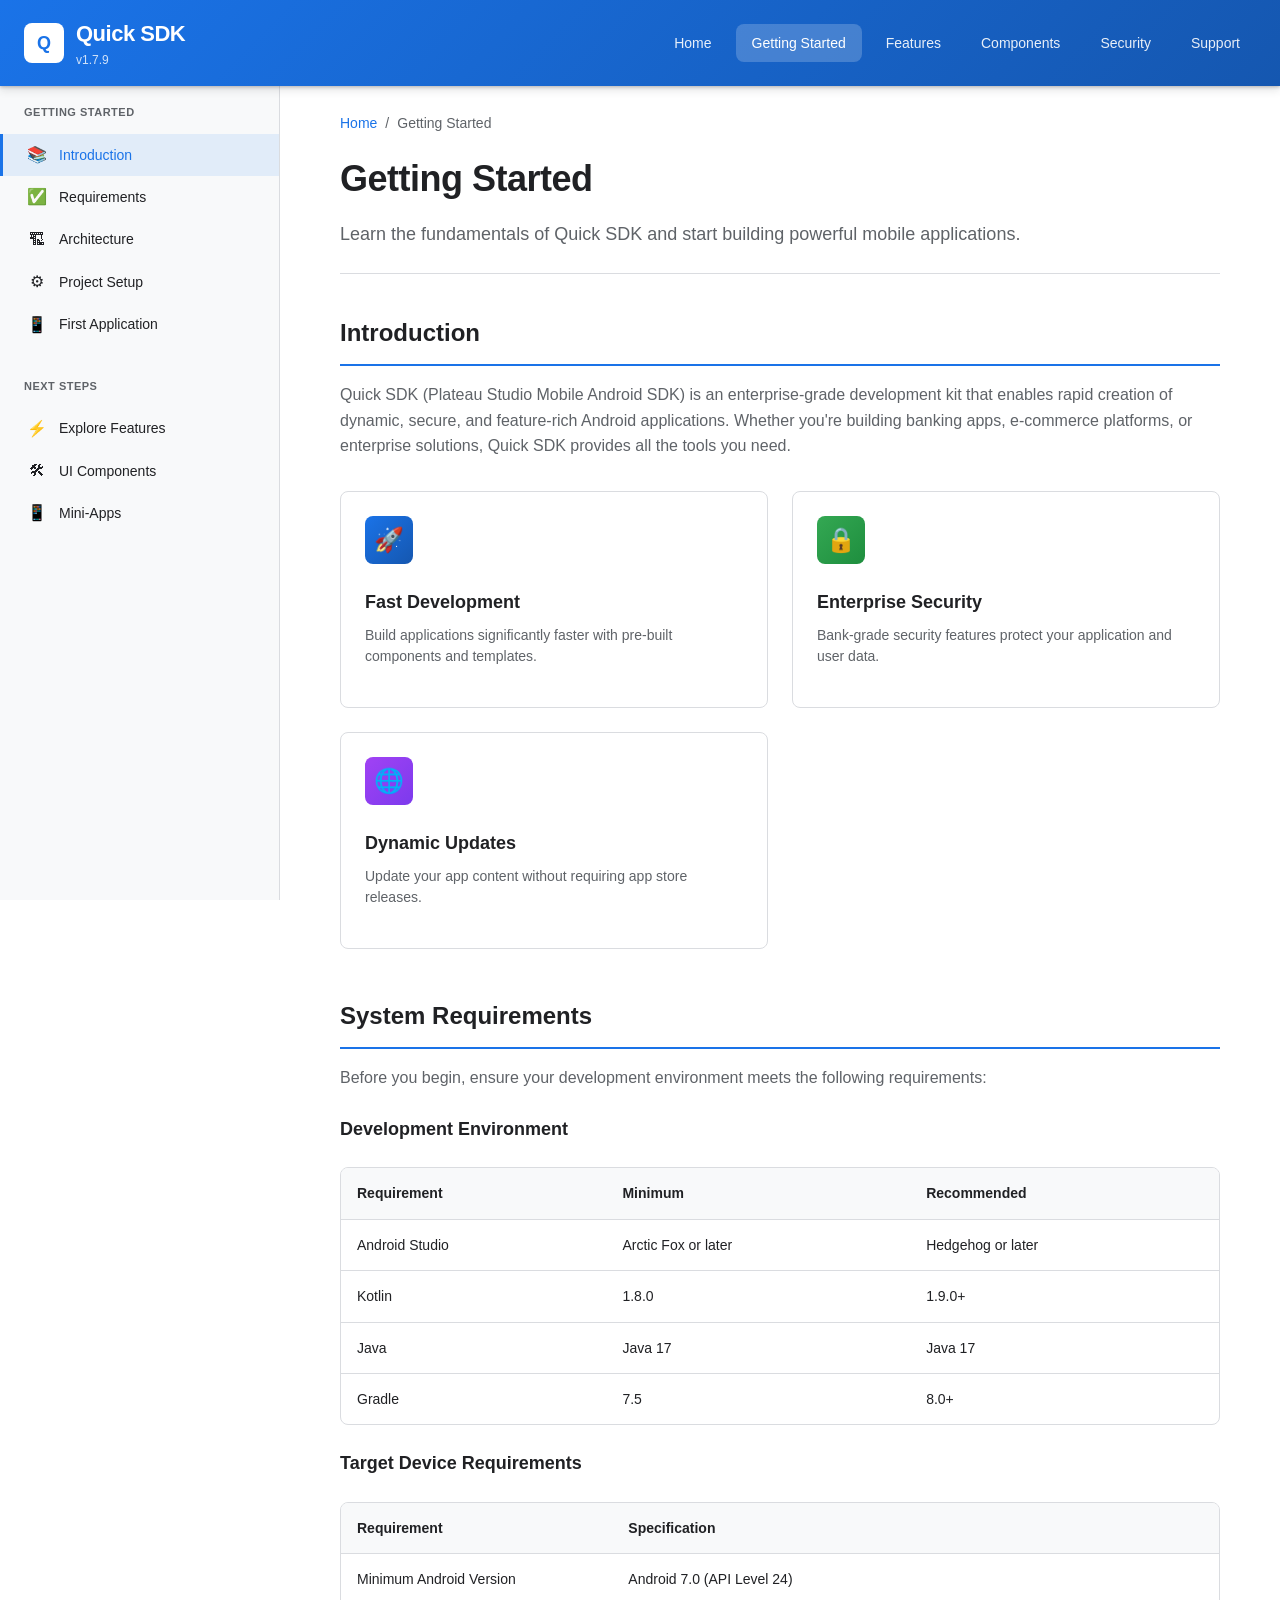
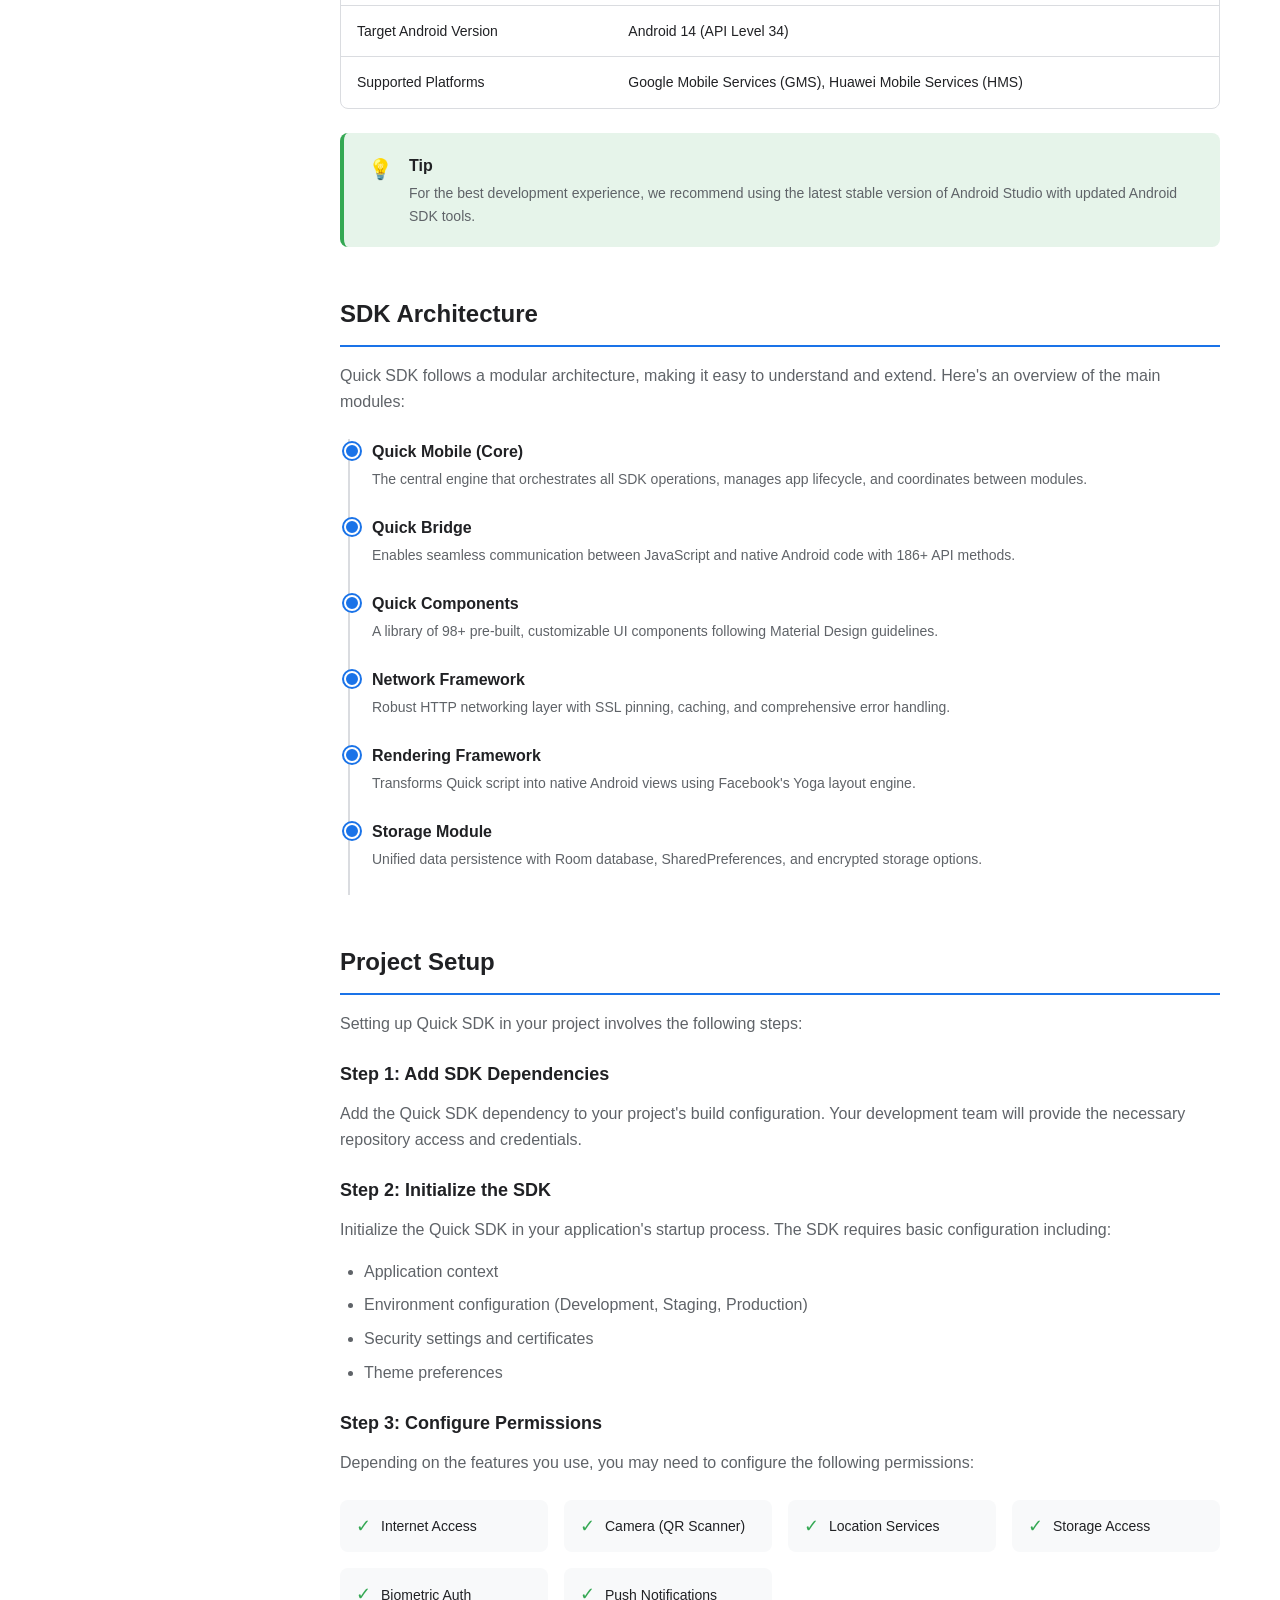
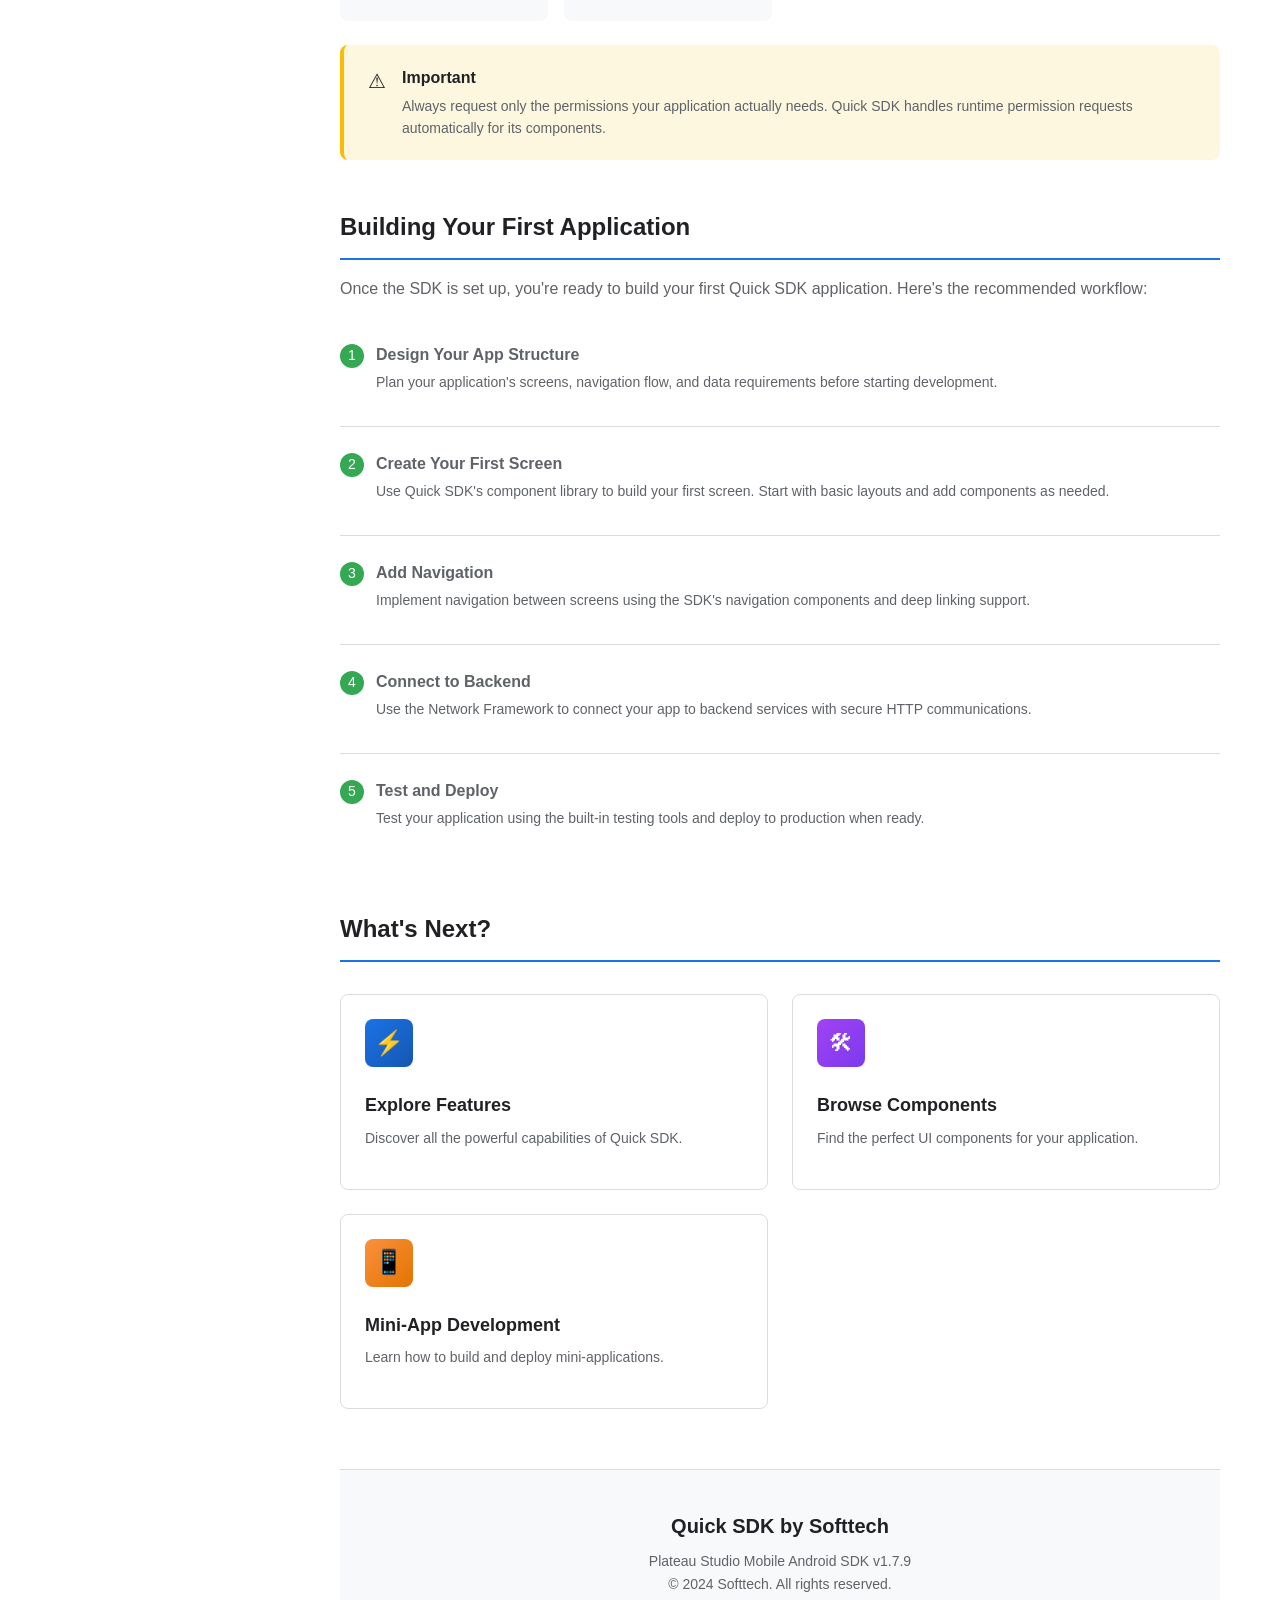
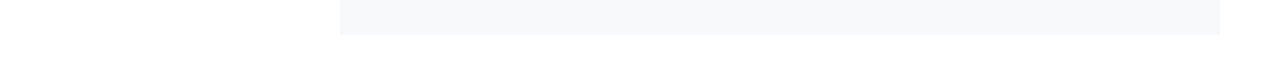
<file: docs/pages/getting-started.html>
<!DOCTYPE html>
<html lang="en">
<head>
    <meta charset="UTF-8">
    <meta name="viewport" content="width=device-width, initial-scale=1.0">
    <title>Getting Started - Quick SDK Documentation</title>
    <link rel="stylesheet" href="../css/styles.css">
    <link rel="icon" type="image/svg+xml" href="data:image/svg+xml,<svg xmlns='http://www.w3.org/2000/svg' viewBox='0 0 100 100'><rect fill='%231a73e8' rx='15' width='100' height='100'/><text x='50' y='68' text-anchor='middle' fill='white' font-size='50' font-family='Arial' font-weight='bold'>Q</text></svg>">
</head>
<body>
    <!-- Header -->
    <header class="header">
        <div class="header-content">
            <a href="../index.html" class="logo">
                <div class="logo-icon">Q</div>
                <div>
                    <div class="logo-text">Quick SDK</div>
                    <div class="logo-version">v1.7.9</div>
                </div>
            </a>
            <nav class="nav">
                <a href="../index.html">Home</a>
                <a href="getting-started.html" class="active">Getting Started</a>
                <a href="features.html">Features</a>
                <a href="components.html">Components</a>
                <a href="security.html">Security</a>
                <a href="support.html">Support</a>
            </nav>
        </div>
    </header>

    <!-- Main Content -->
    <main class="main-layout">
        <!-- Sidebar -->
        <aside class="sidebar">
            <div class="sidebar-section">
                <div class="sidebar-title">Getting Started</div>
                <ul class="sidebar-nav">
                    <li><a href="#introduction" class="active"><span class="icon">&#128218;</span> Introduction</a></li>
                    <li><a href="#requirements"><span class="icon">&#9989;</span> Requirements</a></li>
                    <li><a href="#architecture"><span class="icon">&#127959;</span> Architecture</a></li>
                    <li><a href="#setup"><span class="icon">&#9881;</span> Project Setup</a></li>
                    <li><a href="#first-app"><span class="icon">&#128241;</span> First Application</a></li>
                </ul>
            </div>
            <div class="sidebar-section">
                <div class="sidebar-title">Next Steps</div>
                <ul class="sidebar-nav">
                    <li><a href="features.html"><span class="icon">&#9889;</span> Explore Features</a></li>
                    <li><a href="components.html"><span class="icon">&#128736;</span> UI Components</a></li>
                    <li><a href="miniapps.html"><span class="icon">&#128241;</span> Mini-Apps</a></li>
                </ul>
            </div>
        </aside>

        <!-- Content -->
        <div class="content">
            <!-- Breadcrumb -->
            <div class="breadcrumb">
                <a href="../index.html">Home</a>
                <span>/</span>
                <span>Getting Started</span>
            </div>

            <!-- Page Header -->
            <div class="page-header">
                <h1 class="page-title">Getting Started</h1>
                <p class="page-subtitle">Learn the fundamentals of Quick SDK and start building powerful mobile applications.</p>
            </div>

            <!-- Introduction Section -->
            <section id="introduction">
                <h2>Introduction</h2>
                <p>Quick SDK (Plateau Studio Mobile Android SDK) is an enterprise-grade development kit that enables rapid creation of dynamic, secure, and feature-rich Android applications. Whether you're building banking apps, e-commerce platforms, or enterprise solutions, Quick SDK provides all the tools you need.</p>

                <div class="card-grid">
                    <div class="card">
                        <div class="card-icon">&#128640;</div>
                        <h3 class="card-title">Fast Development</h3>
                        <p class="card-description">Build applications significantly faster with pre-built components and templates.</p>
                    </div>
                    <div class="card">
                        <div class="card-icon green">&#128274;</div>
                        <h3 class="card-title">Enterprise Security</h3>
                        <p class="card-description">Bank-grade security features protect your application and user data.</p>
                    </div>
                    <div class="card">
                        <div class="card-icon purple">&#127760;</div>
                        <h3 class="card-title">Dynamic Updates</h3>
                        <p class="card-description">Update your app content without requiring app store releases.</p>
                    </div>
                </div>
            </section>

            <!-- Requirements Section -->
            <section id="requirements">
                <h2>System Requirements</h2>
                <p>Before you begin, ensure your development environment meets the following requirements:</p>

                <h3>Development Environment</h3>
                <div class="table-container">
                    <table>
                        <thead>
                            <tr>
                                <th>Requirement</th>
                                <th>Minimum</th>
                                <th>Recommended</th>
                            </tr>
                        </thead>
                        <tbody>
                            <tr>
                                <td>Android Studio</td>
                                <td>Arctic Fox or later</td>
                                <td>Hedgehog or later</td>
                            </tr>
                            <tr>
                                <td>Kotlin</td>
                                <td>1.8.0</td>
                                <td>1.9.0+</td>
                            </tr>
                            <tr>
                                <td>Java</td>
                                <td>Java 17</td>
                                <td>Java 17</td>
                            </tr>
                            <tr>
                                <td>Gradle</td>
                                <td>7.5</td>
                                <td>8.0+</td>
                            </tr>
                        </tbody>
                    </table>
                </div>

                <h3>Target Device Requirements</h3>
                <div class="table-container">
                    <table>
                        <thead>
                            <tr>
                                <th>Requirement</th>
                                <th>Specification</th>
                            </tr>
                        </thead>
                        <tbody>
                            <tr>
                                <td>Minimum Android Version</td>
                                <td>Android 7.0 (API Level 24)</td>
                            </tr>
                            <tr>
                                <td>Target Android Version</td>
                                <td>Android 14 (API Level 34)</td>
                            </tr>
                            <tr>
                                <td>Supported Platforms</td>
                                <td>Google Mobile Services (GMS), Huawei Mobile Services (HMS)</td>
                            </tr>
                        </tbody>
                    </table>
                </div>

                <div class="info-box tip">
                    <div class="info-box-icon">&#128161;</div>
                    <div class="info-box-content">
                        <div class="info-box-title">Tip</div>
                        <div class="info-box-text">For the best development experience, we recommend using the latest stable version of Android Studio with updated Android SDK tools.</div>
                    </div>
                </div>
            </section>

            <!-- Architecture Section -->
            <section id="architecture">
                <h2>SDK Architecture</h2>
                <p>Quick SDK follows a modular architecture, making it easy to understand and extend. Here's an overview of the main modules:</p>

                <div class="timeline">
                    <div class="timeline-item">
                        <div class="timeline-title">Quick Mobile (Core)</div>
                        <div class="timeline-text">The central engine that orchestrates all SDK operations, manages app lifecycle, and coordinates between modules.</div>
                    </div>
                    <div class="timeline-item">
                        <div class="timeline-title">Quick Bridge</div>
                        <div class="timeline-text">Enables seamless communication between JavaScript and native Android code with 186+ API methods.</div>
                    </div>
                    <div class="timeline-item">
                        <div class="timeline-title">Quick Components</div>
                        <div class="timeline-text">A library of 98+ pre-built, customizable UI components following Material Design guidelines.</div>
                    </div>
                    <div class="timeline-item">
                        <div class="timeline-title">Network Framework</div>
                        <div class="timeline-text">Robust HTTP networking layer with SSL pinning, caching, and comprehensive error handling.</div>
                    </div>
                    <div class="timeline-item">
                        <div class="timeline-title">Rendering Framework</div>
                        <div class="timeline-text">Transforms Quick script into native Android views using Facebook's Yoga layout engine.</div>
                    </div>
                    <div class="timeline-item">
                        <div class="timeline-title">Storage Module</div>
                        <div class="timeline-text">Unified data persistence with Room database, SharedPreferences, and encrypted storage options.</div>
                    </div>
                </div>
            </section>

            <!-- Setup Section -->
            <section id="setup">
                <h2>Project Setup</h2>
                <p>Setting up Quick SDK in your project involves the following steps:</p>

                <h3>Step 1: Add SDK Dependencies</h3>
                <p>Add the Quick SDK dependency to your project's build configuration. Your development team will provide the necessary repository access and credentials.</p>

                <h3>Step 2: Initialize the SDK</h3>
                <p>Initialize the Quick SDK in your application's startup process. The SDK requires basic configuration including:</p>
                <ul>
                    <li>Application context</li>
                    <li>Environment configuration (Development, Staging, Production)</li>
                    <li>Security settings and certificates</li>
                    <li>Theme preferences</li>
                </ul>

                <h3>Step 3: Configure Permissions</h3>
                <p>Depending on the features you use, you may need to configure the following permissions:</p>
                <div class="capability-grid">
                    <div class="capability-item">
                        <span class="capability-check">&#10003;</span>
                        Internet Access
                    </div>
                    <div class="capability-item">
                        <span class="capability-check">&#10003;</span>
                        Camera (QR Scanner)
                    </div>
                    <div class="capability-item">
                        <span class="capability-check">&#10003;</span>
                        Location Services
                    </div>
                    <div class="capability-item">
                        <span class="capability-check">&#10003;</span>
                        Storage Access
                    </div>
                    <div class="capability-item">
                        <span class="capability-check">&#10003;</span>
                        Biometric Auth
                    </div>
                    <div class="capability-item">
                        <span class="capability-check">&#10003;</span>
                        Push Notifications
                    </div>
                </div>

                <div class="info-box warning">
                    <div class="info-box-icon">&#9888;</div>
                    <div class="info-box-content">
                        <div class="info-box-title">Important</div>
                        <div class="info-box-text">Always request only the permissions your application actually needs. Quick SDK handles runtime permission requests automatically for its components.</div>
                    </div>
                </div>
            </section>

            <!-- First App Section -->
            <section id="first-app">
                <h2>Building Your First Application</h2>
                <p>Once the SDK is set up, you're ready to build your first Quick SDK application. Here's the recommended workflow:</p>

                <ul class="feature-list">
                    <li>
                        <div class="feature-icon">1</div>
                        <div class="feature-content">
                            <h4>Design Your App Structure</h4>
                            <p>Plan your application's screens, navigation flow, and data requirements before starting development.</p>
                        </div>
                    </li>
                    <li>
                        <div class="feature-icon">2</div>
                        <div class="feature-content">
                            <h4>Create Your First Screen</h4>
                            <p>Use Quick SDK's component library to build your first screen. Start with basic layouts and add components as needed.</p>
                        </div>
                    </li>
                    <li>
                        <div class="feature-icon">3</div>
                        <div class="feature-content">
                            <h4>Add Navigation</h4>
                            <p>Implement navigation between screens using the SDK's navigation components and deep linking support.</p>
                        </div>
                    </li>
                    <li>
                        <div class="feature-icon">4</div>
                        <div class="feature-content">
                            <h4>Connect to Backend</h4>
                            <p>Use the Network Framework to connect your app to backend services with secure HTTP communications.</p>
                        </div>
                    </li>
                    <li>
                        <div class="feature-icon">5</div>
                        <div class="feature-content">
                            <h4>Test and Deploy</h4>
                            <p>Test your application using the built-in testing tools and deploy to production when ready.</p>
                        </div>
                    </li>
                </ul>
            </section>

            <!-- Next Steps -->
            <section>
                <h2>What's Next?</h2>
                <div class="card-grid">
                    <a href="features.html" class="card">
                        <div class="card-icon">&#9889;</div>
                        <h3 class="card-title">Explore Features</h3>
                        <p class="card-description">Discover all the powerful capabilities of Quick SDK.</p>
                    </a>
                    <a href="components.html" class="card">
                        <div class="card-icon purple">&#128736;</div>
                        <h3 class="card-title">Browse Components</h3>
                        <p class="card-description">Find the perfect UI components for your application.</p>
                    </a>
                    <a href="miniapps.html" class="card">
                        <div class="card-icon orange">&#128241;</div>
                        <h3 class="card-title">Mini-App Development</h3>
                        <p class="card-description">Learn how to build and deploy mini-applications.</p>
                    </a>
                </div>
            </section>

            <!-- Footer -->
            <footer class="footer">
                <div class="footer-content">
                    <div class="footer-logo">Quick SDK by Softtech</div>
                    <p class="footer-text">Plateau Studio Mobile Android SDK v1.7.9<br>&copy; 2024 Softtech. All rights reserved.</p>
                </div>
            </footer>
        </div>
    </main>
</body>
</html>
</file>
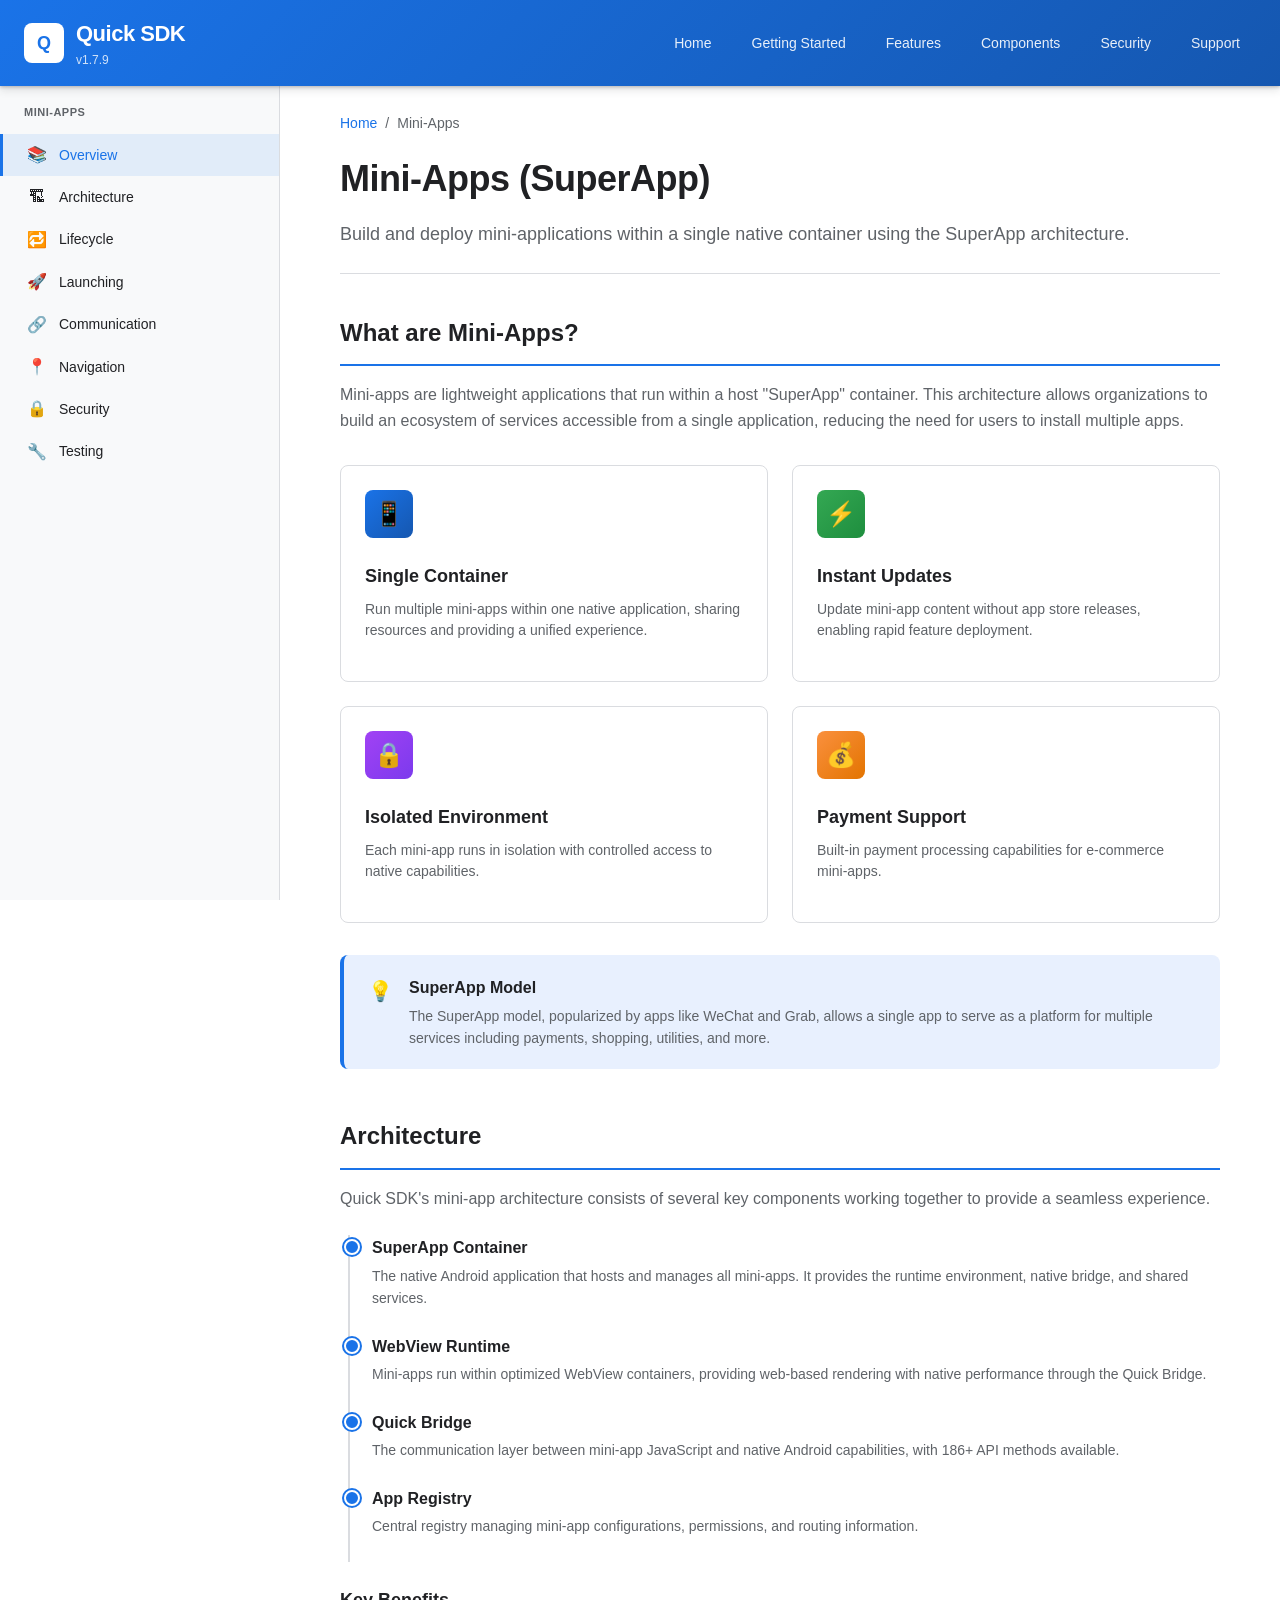
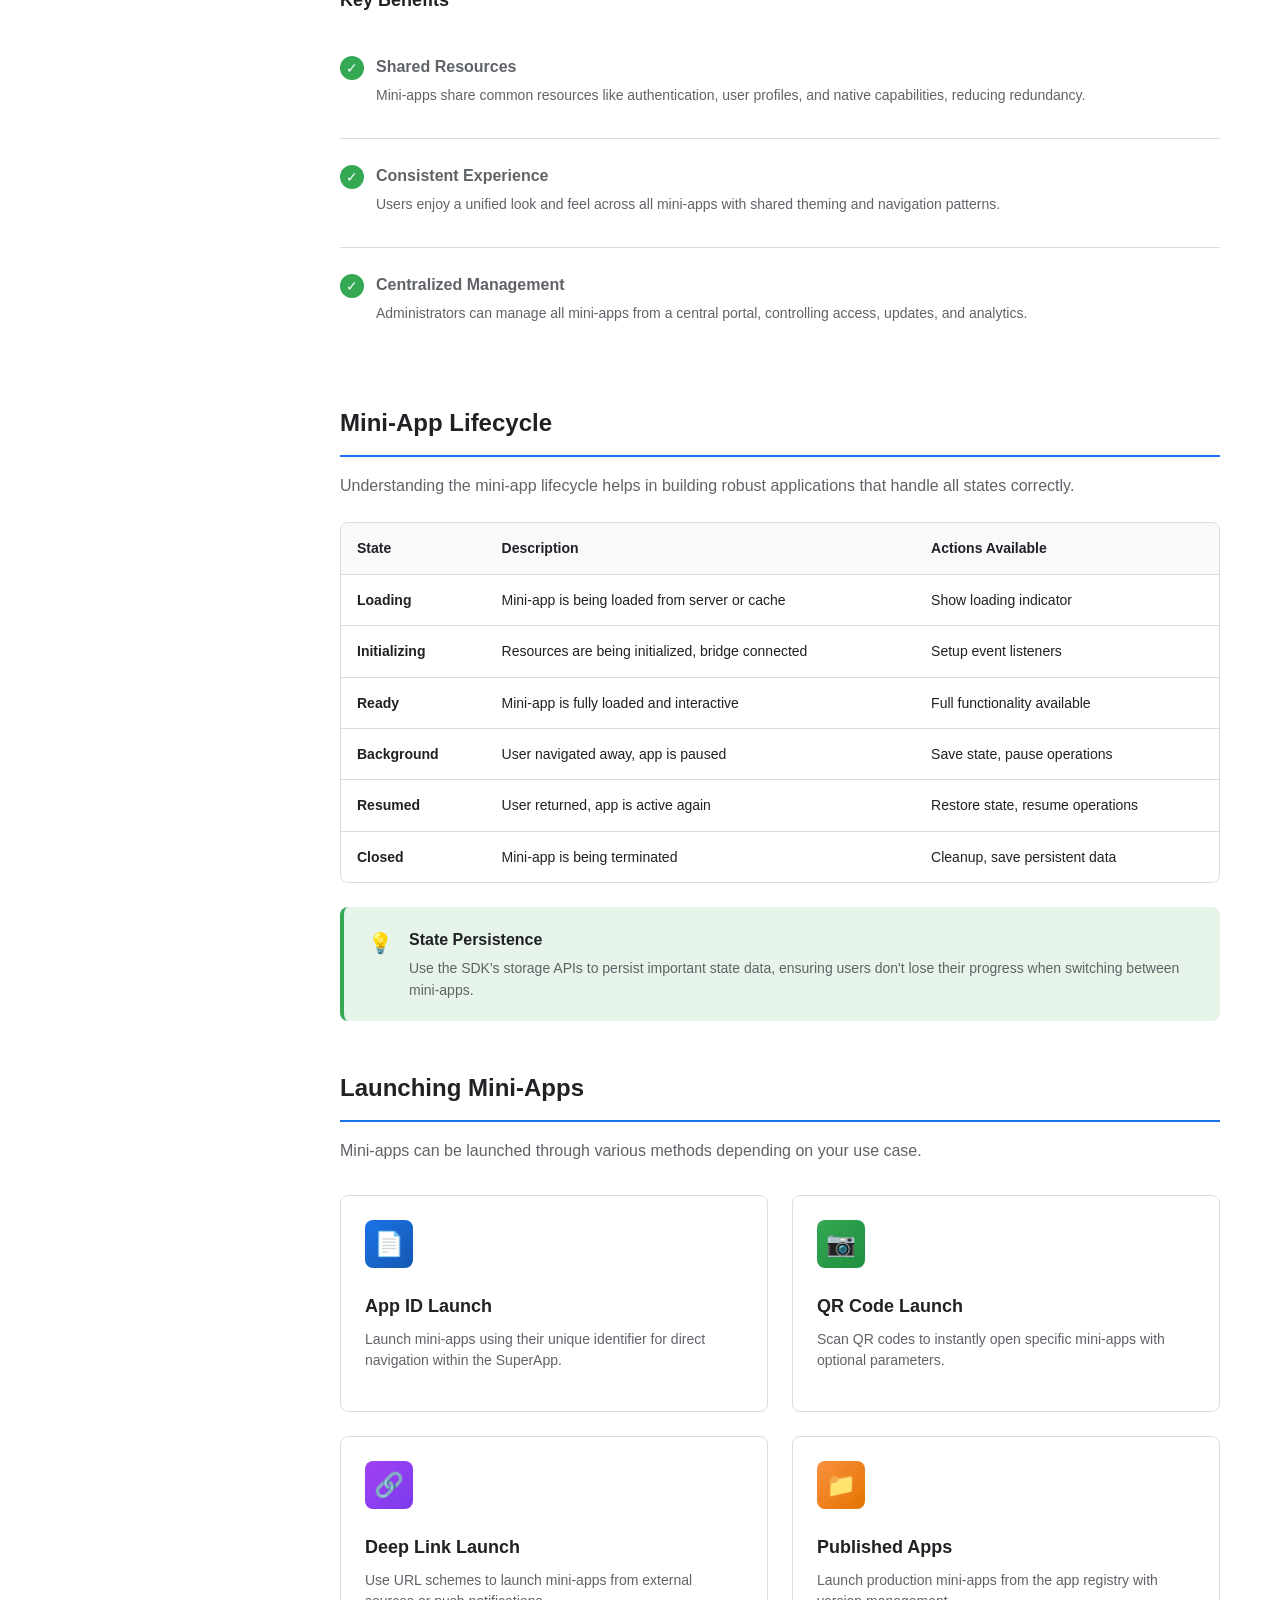
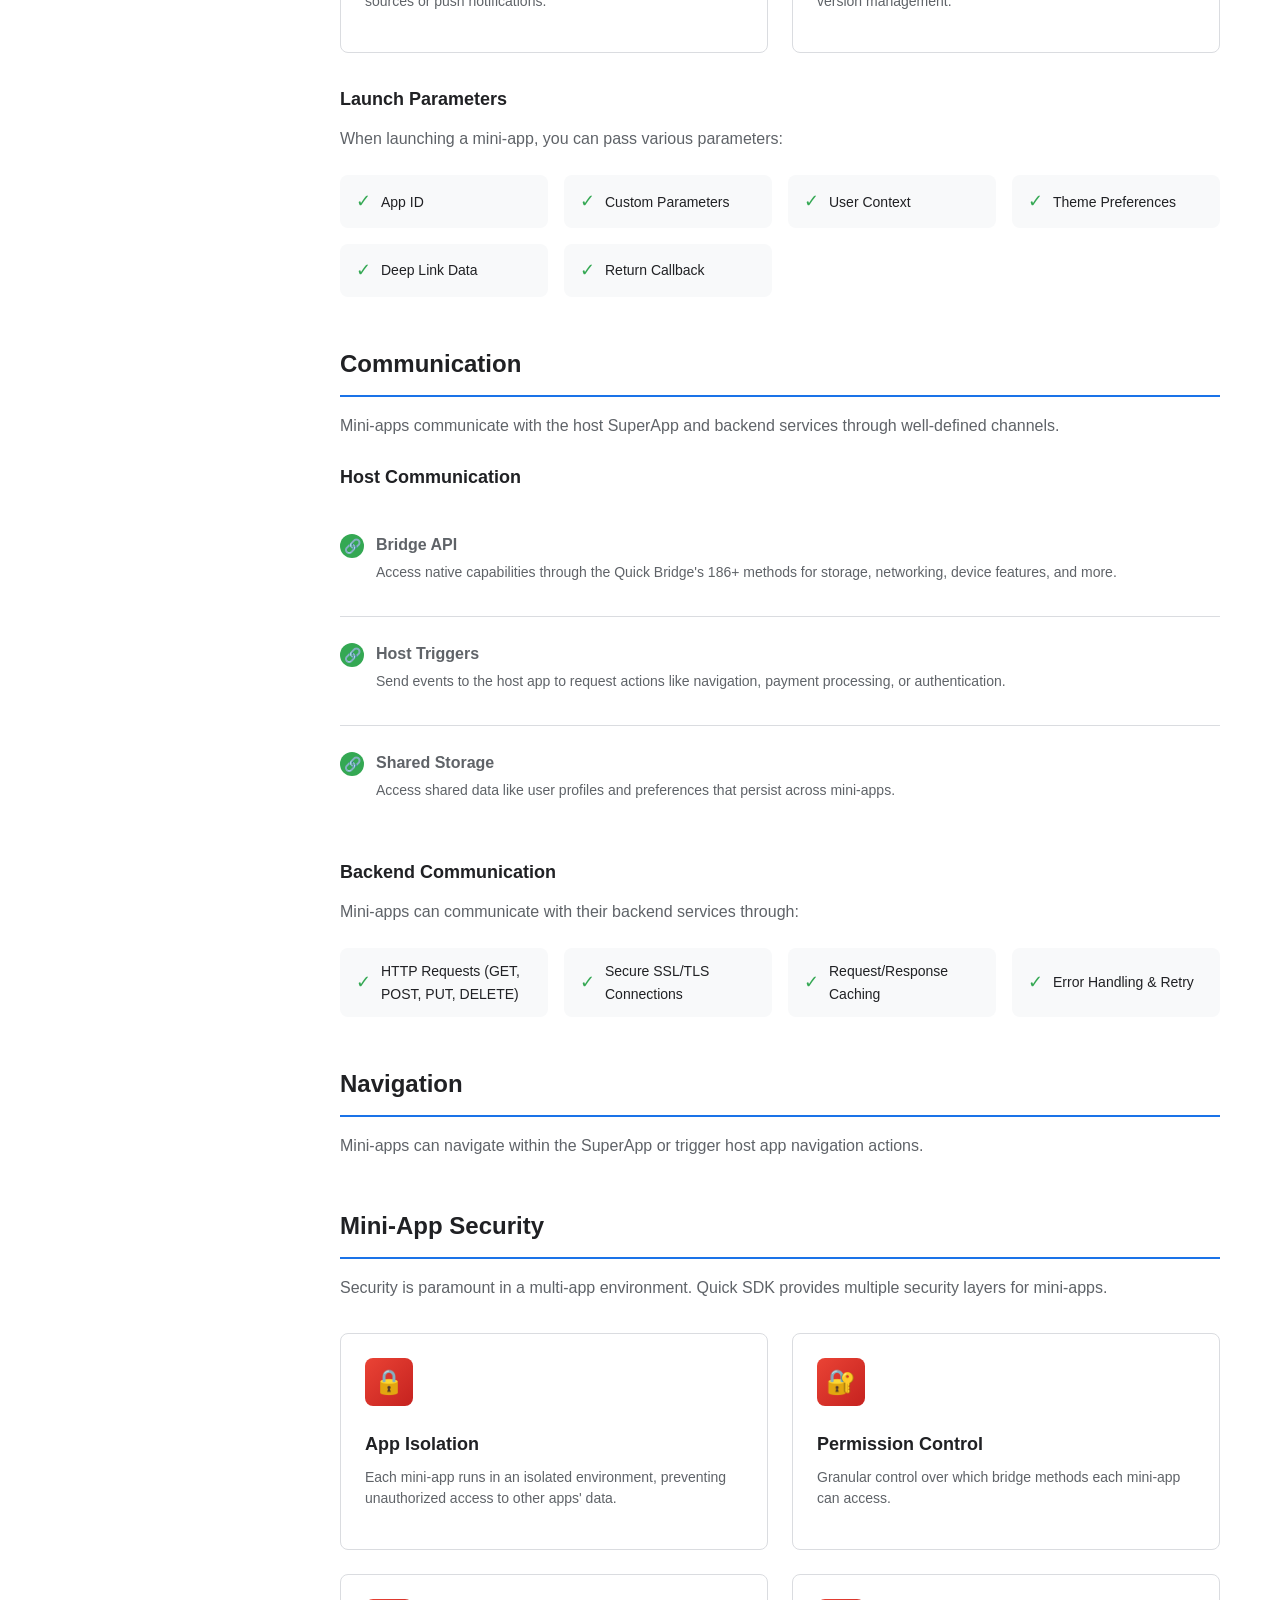
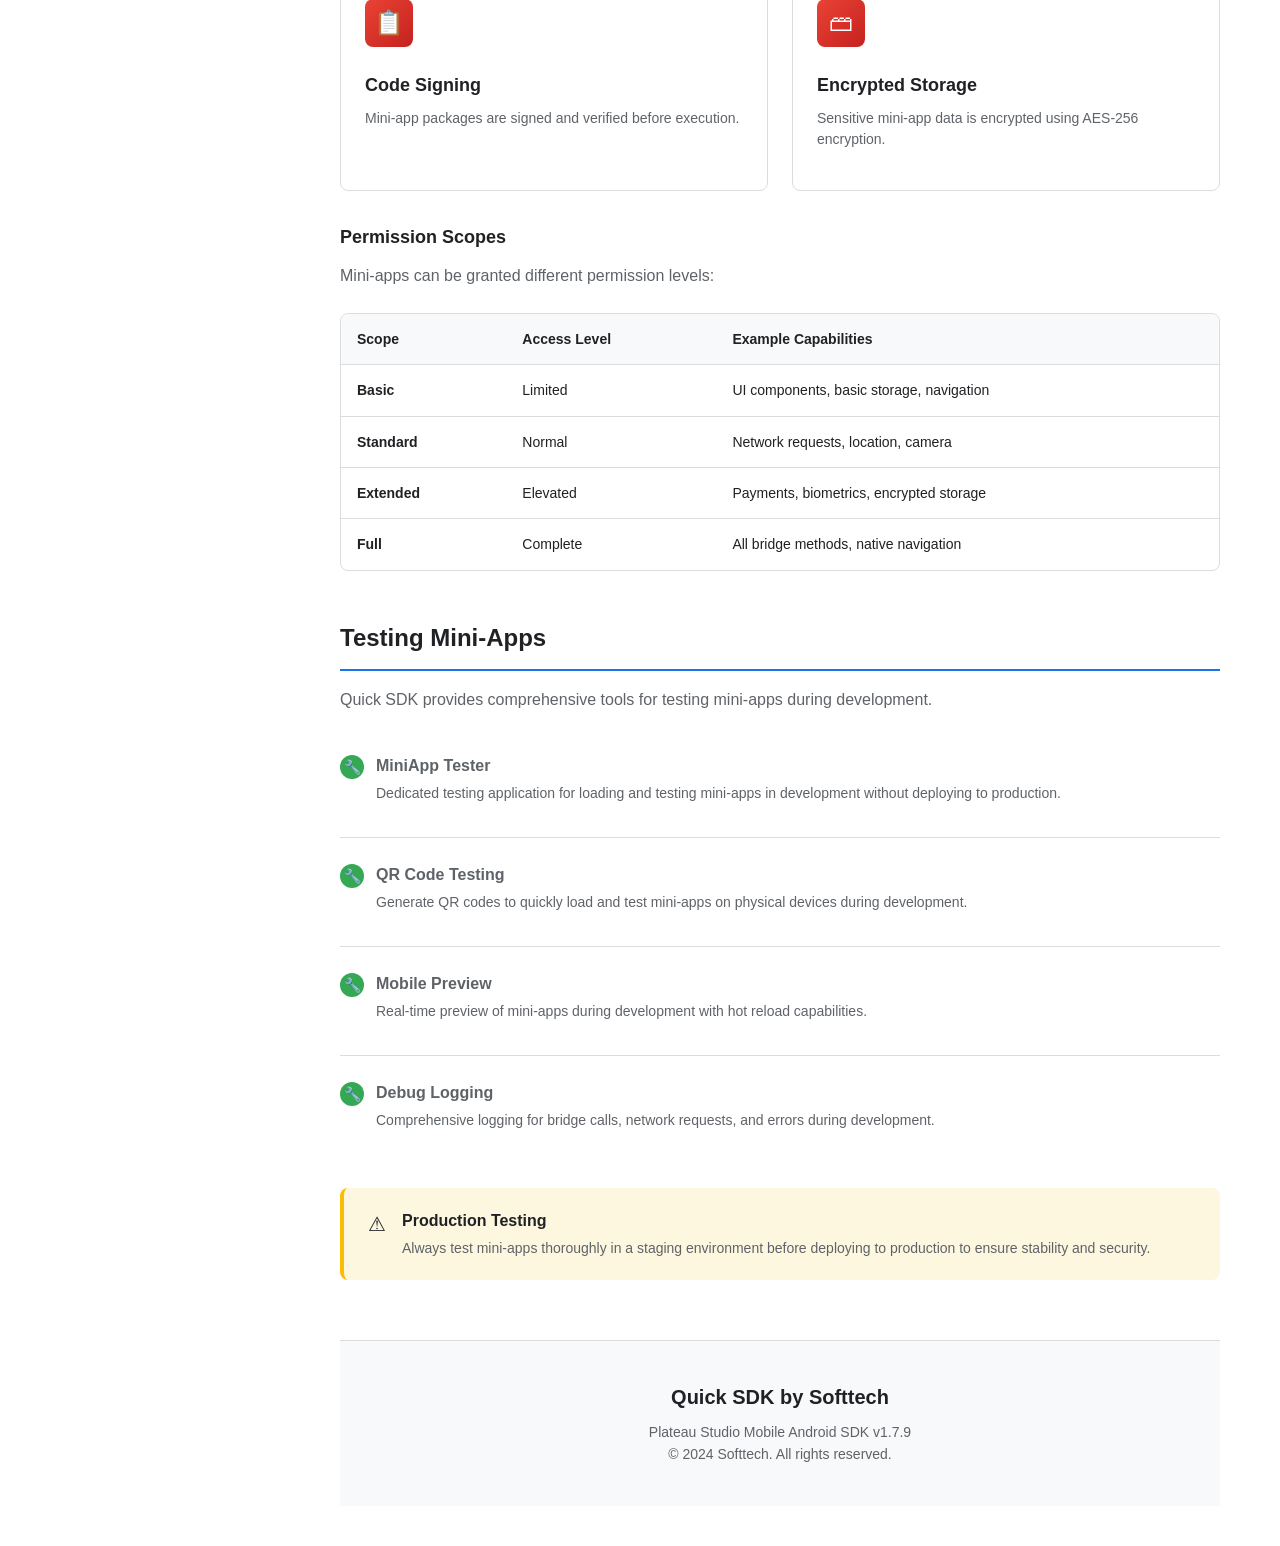
<file: docs/pages/miniapps.html>
<!DOCTYPE html>
<html lang="en">
<head>
    <meta charset="UTF-8">
    <meta name="viewport" content="width=device-width, initial-scale=1.0">
    <title>Mini-Apps - Quick SDK Documentation</title>
    <link rel="stylesheet" href="../css/styles.css">
    <link rel="icon" type="image/svg+xml" href="data:image/svg+xml,<svg xmlns='http://www.w3.org/2000/svg' viewBox='0 0 100 100'><rect fill='%231a73e8' rx='15' width='100' height='100'/><text x='50' y='68' text-anchor='middle' fill='white' font-size='50' font-family='Arial' font-weight='bold'>Q</text></svg>">
</head>
<body>
    <!-- Header -->
    <header class="header">
        <div class="header-content">
            <a href="../index.html" class="logo">
                <div class="logo-icon">Q</div>
                <div>
                    <div class="logo-text">Quick SDK</div>
                    <div class="logo-version">v1.7.9</div>
                </div>
            </a>
            <nav class="nav">
                <a href="../index.html">Home</a>
                <a href="getting-started.html">Getting Started</a>
                <a href="features.html">Features</a>
                <a href="components.html">Components</a>
                <a href="security.html">Security</a>
                <a href="support.html">Support</a>
            </nav>
        </div>
    </header>

    <!-- Main Content -->
    <main class="main-layout">
        <!-- Sidebar -->
        <aside class="sidebar">
            <div class="sidebar-section">
                <div class="sidebar-title">Mini-Apps</div>
                <ul class="sidebar-nav">
                    <li><a href="#overview" class="active"><span class="icon">&#128218;</span> Overview</a></li>
                    <li><a href="#architecture"><span class="icon">&#127959;</span> Architecture</a></li>
                    <li><a href="#lifecycle"><span class="icon">&#128257;</span> Lifecycle</a></li>
                    <li><a href="#launching"><span class="icon">&#128640;</span> Launching</a></li>
                    <li><a href="#communication"><span class="icon">&#128279;</span> Communication</a></li>
                    <li><a href="#navigation"><span class="icon">&#128205;</span> Navigation</a></li>
                    <li><a href="#security"><span class="icon">&#128274;</span> Security</a></li>
                    <li><a href="#testing"><span class="icon">&#128295;</span> Testing</a></li>
                </ul>
            </div>
        </aside>

        <!-- Content -->
        <div class="content">
            <!-- Breadcrumb -->
            <div class="breadcrumb">
                <a href="../index.html">Home</a>
                <span>/</span>
                <span>Mini-Apps</span>
            </div>

            <!-- Page Header -->
            <div class="page-header">
                <h1 class="page-title">Mini-Apps (SuperApp)</h1>
                <p class="page-subtitle">Build and deploy mini-applications within a single native container using the SuperApp architecture.</p>
            </div>

            <!-- Overview Section -->
            <section id="overview">
                <h2>What are Mini-Apps?</h2>
                <p>Mini-apps are lightweight applications that run within a host "SuperApp" container. This architecture allows organizations to build an ecosystem of services accessible from a single application, reducing the need for users to install multiple apps.</p>

                <div class="card-grid">
                    <div class="card">
                        <div class="card-icon">&#128241;</div>
                        <h3 class="card-title">Single Container</h3>
                        <p class="card-description">Run multiple mini-apps within one native application, sharing resources and providing a unified experience.</p>
                    </div>
                    <div class="card">
                        <div class="card-icon green">&#9889;</div>
                        <h3 class="card-title">Instant Updates</h3>
                        <p class="card-description">Update mini-app content without app store releases, enabling rapid feature deployment.</p>
                    </div>
                    <div class="card">
                        <div class="card-icon purple">&#128274;</div>
                        <h3 class="card-title">Isolated Environment</h3>
                        <p class="card-description">Each mini-app runs in isolation with controlled access to native capabilities.</p>
                    </div>
                    <div class="card">
                        <div class="card-icon orange">&#128176;</div>
                        <h3 class="card-title">Payment Support</h3>
                        <p class="card-description">Built-in payment processing capabilities for e-commerce mini-apps.</p>
                    </div>
                </div>

                <div class="info-box note">
                    <div class="info-box-icon">&#128161;</div>
                    <div class="info-box-content">
                        <div class="info-box-title">SuperApp Model</div>
                        <div class="info-box-text">The SuperApp model, popularized by apps like WeChat and Grab, allows a single app to serve as a platform for multiple services including payments, shopping, utilities, and more.</div>
                    </div>
                </div>
            </section>

            <!-- Architecture Section -->
            <section id="architecture">
                <h2>Architecture</h2>
                <p>Quick SDK's mini-app architecture consists of several key components working together to provide a seamless experience.</p>

                <div class="timeline">
                    <div class="timeline-item">
                        <div class="timeline-title">SuperApp Container</div>
                        <div class="timeline-text">The native Android application that hosts and manages all mini-apps. It provides the runtime environment, native bridge, and shared services.</div>
                    </div>
                    <div class="timeline-item">
                        <div class="timeline-title">WebView Runtime</div>
                        <div class="timeline-text">Mini-apps run within optimized WebView containers, providing web-based rendering with native performance through the Quick Bridge.</div>
                    </div>
                    <div class="timeline-item">
                        <div class="timeline-title">Quick Bridge</div>
                        <div class="timeline-text">The communication layer between mini-app JavaScript and native Android capabilities, with 186+ API methods available.</div>
                    </div>
                    <div class="timeline-item">
                        <div class="timeline-title">App Registry</div>
                        <div class="timeline-text">Central registry managing mini-app configurations, permissions, and routing information.</div>
                    </div>
                </div>

                <h3>Key Benefits</h3>
                <ul class="feature-list">
                    <li>
                        <div class="feature-icon">&#10003;</div>
                        <div class="feature-content">
                            <h4>Shared Resources</h4>
                            <p>Mini-apps share common resources like authentication, user profiles, and native capabilities, reducing redundancy.</p>
                        </div>
                    </li>
                    <li>
                        <div class="feature-icon">&#10003;</div>
                        <div class="feature-content">
                            <h4>Consistent Experience</h4>
                            <p>Users enjoy a unified look and feel across all mini-apps with shared theming and navigation patterns.</p>
                        </div>
                    </li>
                    <li>
                        <div class="feature-icon">&#10003;</div>
                        <div class="feature-content">
                            <h4>Centralized Management</h4>
                            <p>Administrators can manage all mini-apps from a central portal, controlling access, updates, and analytics.</p>
                        </div>
                    </li>
                </ul>
            </section>

            <!-- Lifecycle Section -->
            <section id="lifecycle">
                <h2>Mini-App Lifecycle</h2>
                <p>Understanding the mini-app lifecycle helps in building robust applications that handle all states correctly.</p>

                <div class="table-container">
                    <table>
                        <thead>
                            <tr>
                                <th>State</th>
                                <th>Description</th>
                                <th>Actions Available</th>
                            </tr>
                        </thead>
                        <tbody>
                            <tr>
                                <td><strong>Loading</strong></td>
                                <td>Mini-app is being loaded from server or cache</td>
                                <td>Show loading indicator</td>
                            </tr>
                            <tr>
                                <td><strong>Initializing</strong></td>
                                <td>Resources are being initialized, bridge connected</td>
                                <td>Setup event listeners</td>
                            </tr>
                            <tr>
                                <td><strong>Ready</strong></td>
                                <td>Mini-app is fully loaded and interactive</td>
                                <td>Full functionality available</td>
                            </tr>
                            <tr>
                                <td><strong>Background</strong></td>
                                <td>User navigated away, app is paused</td>
                                <td>Save state, pause operations</td>
                            </tr>
                            <tr>
                                <td><strong>Resumed</strong></td>
                                <td>User returned, app is active again</td>
                                <td>Restore state, resume operations</td>
                            </tr>
                            <tr>
                                <td><strong>Closed</strong></td>
                                <td>Mini-app is being terminated</td>
                                <td>Cleanup, save persistent data</td>
                            </tr>
                        </tbody>
                    </table>
                </div>

                <div class="info-box tip">
                    <div class="info-box-icon">&#128161;</div>
                    <div class="info-box-content">
                        <div class="info-box-title">State Persistence</div>
                        <div class="info-box-text">Use the SDK's storage APIs to persist important state data, ensuring users don't lose their progress when switching between mini-apps.</div>
                    </div>
                </div>
            </section>

            <!-- Launching Section -->
            <section id="launching">
                <h2>Launching Mini-Apps</h2>
                <p>Mini-apps can be launched through various methods depending on your use case.</p>

                <div class="card-grid">
                    <div class="card">
                        <div class="card-icon">&#128196;</div>
                        <h3 class="card-title">App ID Launch</h3>
                        <p class="card-description">Launch mini-apps using their unique identifier for direct navigation within the SuperApp.</p>
                    </div>
                    <div class="card">
                        <div class="card-icon green">&#128247;</div>
                        <h3 class="card-title">QR Code Launch</h3>
                        <p class="card-description">Scan QR codes to instantly open specific mini-apps with optional parameters.</p>
                    </div>
                    <div class="card">
                        <div class="card-icon purple">&#128279;</div>
                        <h3 class="card-title">Deep Link Launch</h3>
                        <p class="card-description">Use URL schemes to launch mini-apps from external sources or push notifications.</p>
                    </div>
                    <div class="card">
                        <div class="card-icon orange">&#128193;</div>
                        <h3 class="card-title">Published Apps</h3>
                        <p class="card-description">Launch production mini-apps from the app registry with version management.</p>
                    </div>
                </div>

                <h3>Launch Parameters</h3>
                <p>When launching a mini-app, you can pass various parameters:</p>
                <div class="capability-grid">
                    <div class="capability-item">
                        <span class="capability-check">&#10003;</span>
                        App ID
                    </div>
                    <div class="capability-item">
                        <span class="capability-check">&#10003;</span>
                        Custom Parameters
                    </div>
                    <div class="capability-item">
                        <span class="capability-check">&#10003;</span>
                        User Context
                    </div>
                    <div class="capability-item">
                        <span class="capability-check">&#10003;</span>
                        Theme Preferences
                    </div>
                    <div class="capability-item">
                        <span class="capability-check">&#10003;</span>
                        Deep Link Data
                    </div>
                    <div class="capability-item">
                        <span class="capability-check">&#10003;</span>
                        Return Callback
                    </div>
                </div>
            </section>

            <!-- Communication Section -->
            <section id="communication">
                <h2>Communication</h2>
                <p>Mini-apps communicate with the host SuperApp and backend services through well-defined channels.</p>

                <h3>Host Communication</h3>
                <ul class="feature-list">
                    <li>
                        <div class="feature-icon">&#128279;</div>
                        <div class="feature-content">
                            <h4>Bridge API</h4>
                            <p>Access native capabilities through the Quick Bridge's 186+ methods for storage, networking, device features, and more.</p>
                        </div>
                    </li>
                    <li>
                        <div class="feature-icon">&#128279;</div>
                        <div class="feature-content">
                            <h4>Host Triggers</h4>
                            <p>Send events to the host app to request actions like navigation, payment processing, or authentication.</p>
                        </div>
                    </li>
                    <li>
                        <div class="feature-icon">&#128279;</div>
                        <div class="feature-content">
                            <h4>Shared Storage</h4>
                            <p>Access shared data like user profiles and preferences that persist across mini-apps.</p>
                        </div>
                    </li>
                </ul>

                <h3>Backend Communication</h3>
                <p>Mini-apps can communicate with their backend services through:</p>
                <div class="capability-grid">
                    <div class="capability-item">
                        <span class="capability-check">&#10003;</span>
                        HTTP Requests (GET, POST, PUT, DELETE)
                    </div>
                    <div class="capability-item">
                        <span class="capability-check">&#10003;</span>
                        Secure SSL/TLS Connections
                    </div>
                    <div class="capability-item">
                        <span class="capability-check">&#10003;</span>
                        Request/Response Caching
                    </div>
                    <div class="capability-item">
                        <span class="capability-check">&#10003;</span>
                        Error Handling & Retry
                    </div>
                </div>
            </section>

            <!-- Navigation Section -->
            <section id="navigation">
                <h2>Navigation</h2>
                <p>Mini-apps can navigate within the SuperApp or trigger host app navigation actions.</p>
            </section>

            <!-- Security Section -->
            <section id="security">
                <h2>Mini-App Security</h2>
                <p>Security is paramount in a multi-app environment. Quick SDK provides multiple security layers for mini-apps.</p>

                <div class="card-grid">
                    <div class="card">
                        <div class="card-icon red">&#128274;</div>
                        <h3 class="card-title">App Isolation</h3>
                        <p class="card-description">Each mini-app runs in an isolated environment, preventing unauthorized access to other apps' data.</p>
                    </div>
                    <div class="card">
                        <div class="card-icon red">&#128272;</div>
                        <h3 class="card-title">Permission Control</h3>
                        <p class="card-description">Granular control over which bridge methods each mini-app can access.</p>
                    </div>
                    <div class="card">
                        <div class="card-icon red">&#128203;</div>
                        <h3 class="card-title">Code Signing</h3>
                        <p class="card-description">Mini-app packages are signed and verified before execution.</p>
                    </div>
                    <div class="card">
                        <div class="card-icon red">&#128451;</div>
                        <h3 class="card-title">Encrypted Storage</h3>
                        <p class="card-description">Sensitive mini-app data is encrypted using AES-256 encryption.</p>
                    </div>
                </div>

                <h3>Permission Scopes</h3>
                <p>Mini-apps can be granted different permission levels:</p>
                <div class="table-container">
                    <table>
                        <thead>
                            <tr>
                                <th>Scope</th>
                                <th>Access Level</th>
                                <th>Example Capabilities</th>
                            </tr>
                        </thead>
                        <tbody>
                            <tr>
                                <td><strong>Basic</strong></td>
                                <td>Limited</td>
                                <td>UI components, basic storage, navigation</td>
                            </tr>
                            <tr>
                                <td><strong>Standard</strong></td>
                                <td>Normal</td>
                                <td>Network requests, location, camera</td>
                            </tr>
                            <tr>
                                <td><strong>Extended</strong></td>
                                <td>Elevated</td>
                                <td>Payments, biometrics, encrypted storage</td>
                            </tr>
                            <tr>
                                <td><strong>Full</strong></td>
                                <td>Complete</td>
                                <td>All bridge methods, native navigation</td>
                            </tr>
                        </tbody>
                    </table>
                </div>
            </section>

            <!-- Testing Section -->
            <section id="testing">
                <h2>Testing Mini-Apps</h2>
                <p>Quick SDK provides comprehensive tools for testing mini-apps during development.</p>

                <ul class="feature-list">
                    <li>
                        <div class="feature-icon">&#128295;</div>
                        <div class="feature-content">
                            <h4>MiniApp Tester</h4>
                            <p>Dedicated testing application for loading and testing mini-apps in development without deploying to production.</p>
                        </div>
                    </li>
                    <li>
                        <div class="feature-icon">&#128295;</div>
                        <div class="feature-content">
                            <h4>QR Code Testing</h4>
                            <p>Generate QR codes to quickly load and test mini-apps on physical devices during development.</p>
                        </div>
                    </li>
                    <li>
                        <div class="feature-icon">&#128295;</div>
                        <div class="feature-content">
                            <h4>Mobile Preview</h4>
                            <p>Real-time preview of mini-apps during development with hot reload capabilities.</p>
                        </div>
                    </li>
                    <li>
                        <div class="feature-icon">&#128295;</div>
                        <div class="feature-content">
                            <h4>Debug Logging</h4>
                            <p>Comprehensive logging for bridge calls, network requests, and errors during development.</p>
                        </div>
                    </li>
                </ul>

                <div class="info-box warning">
                    <div class="info-box-icon">&#9888;</div>
                    <div class="info-box-content">
                        <div class="info-box-title">Production Testing</div>
                        <div class="info-box-text">Always test mini-apps thoroughly in a staging environment before deploying to production to ensure stability and security.</div>
                    </div>
                </div>
            </section>

            <!-- Footer -->
            <footer class="footer">
                <div class="footer-content">
                    <div class="footer-logo">Quick SDK by Softtech</div>
                    <p class="footer-text">Plateau Studio Mobile Android SDK v1.7.9<br>&copy; 2024 Softtech. All rights reserved.</p>
                </div>
            </footer>
        </div>
    </main>
</body>
</html>
</file>
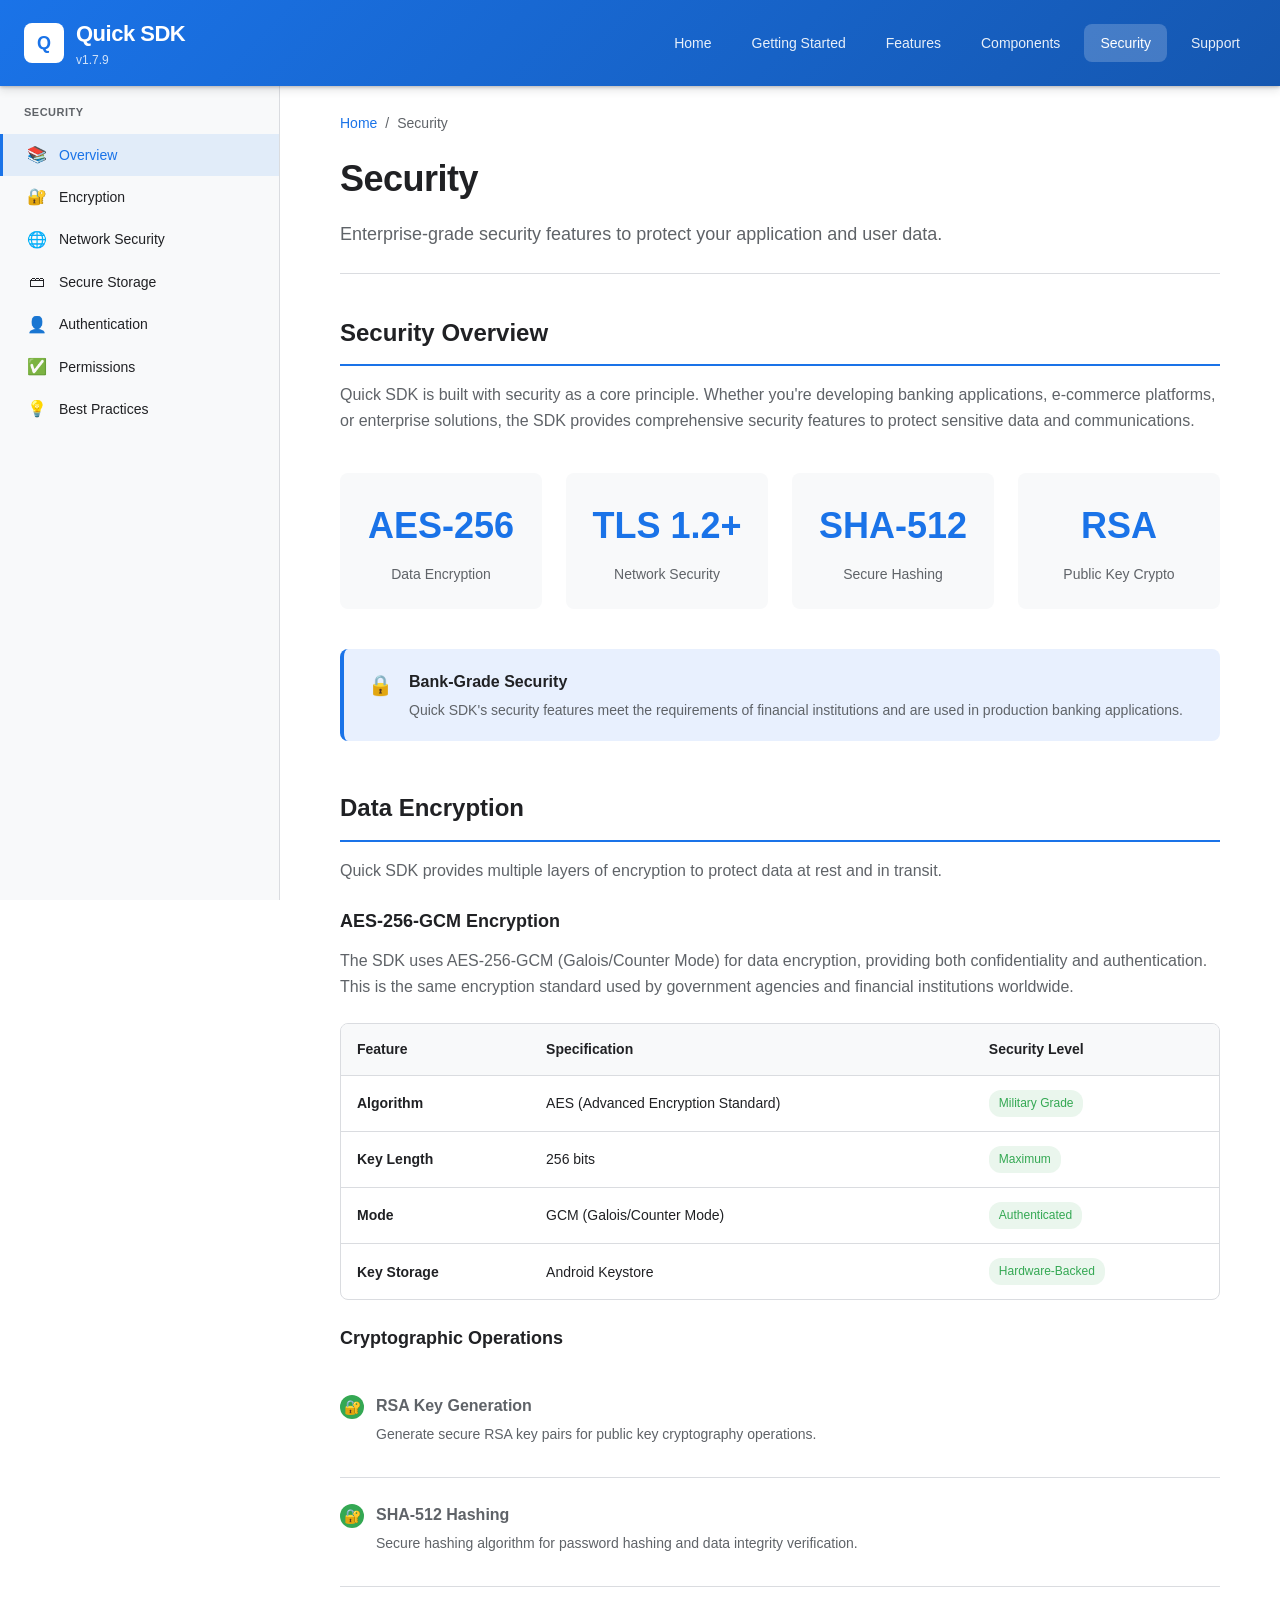
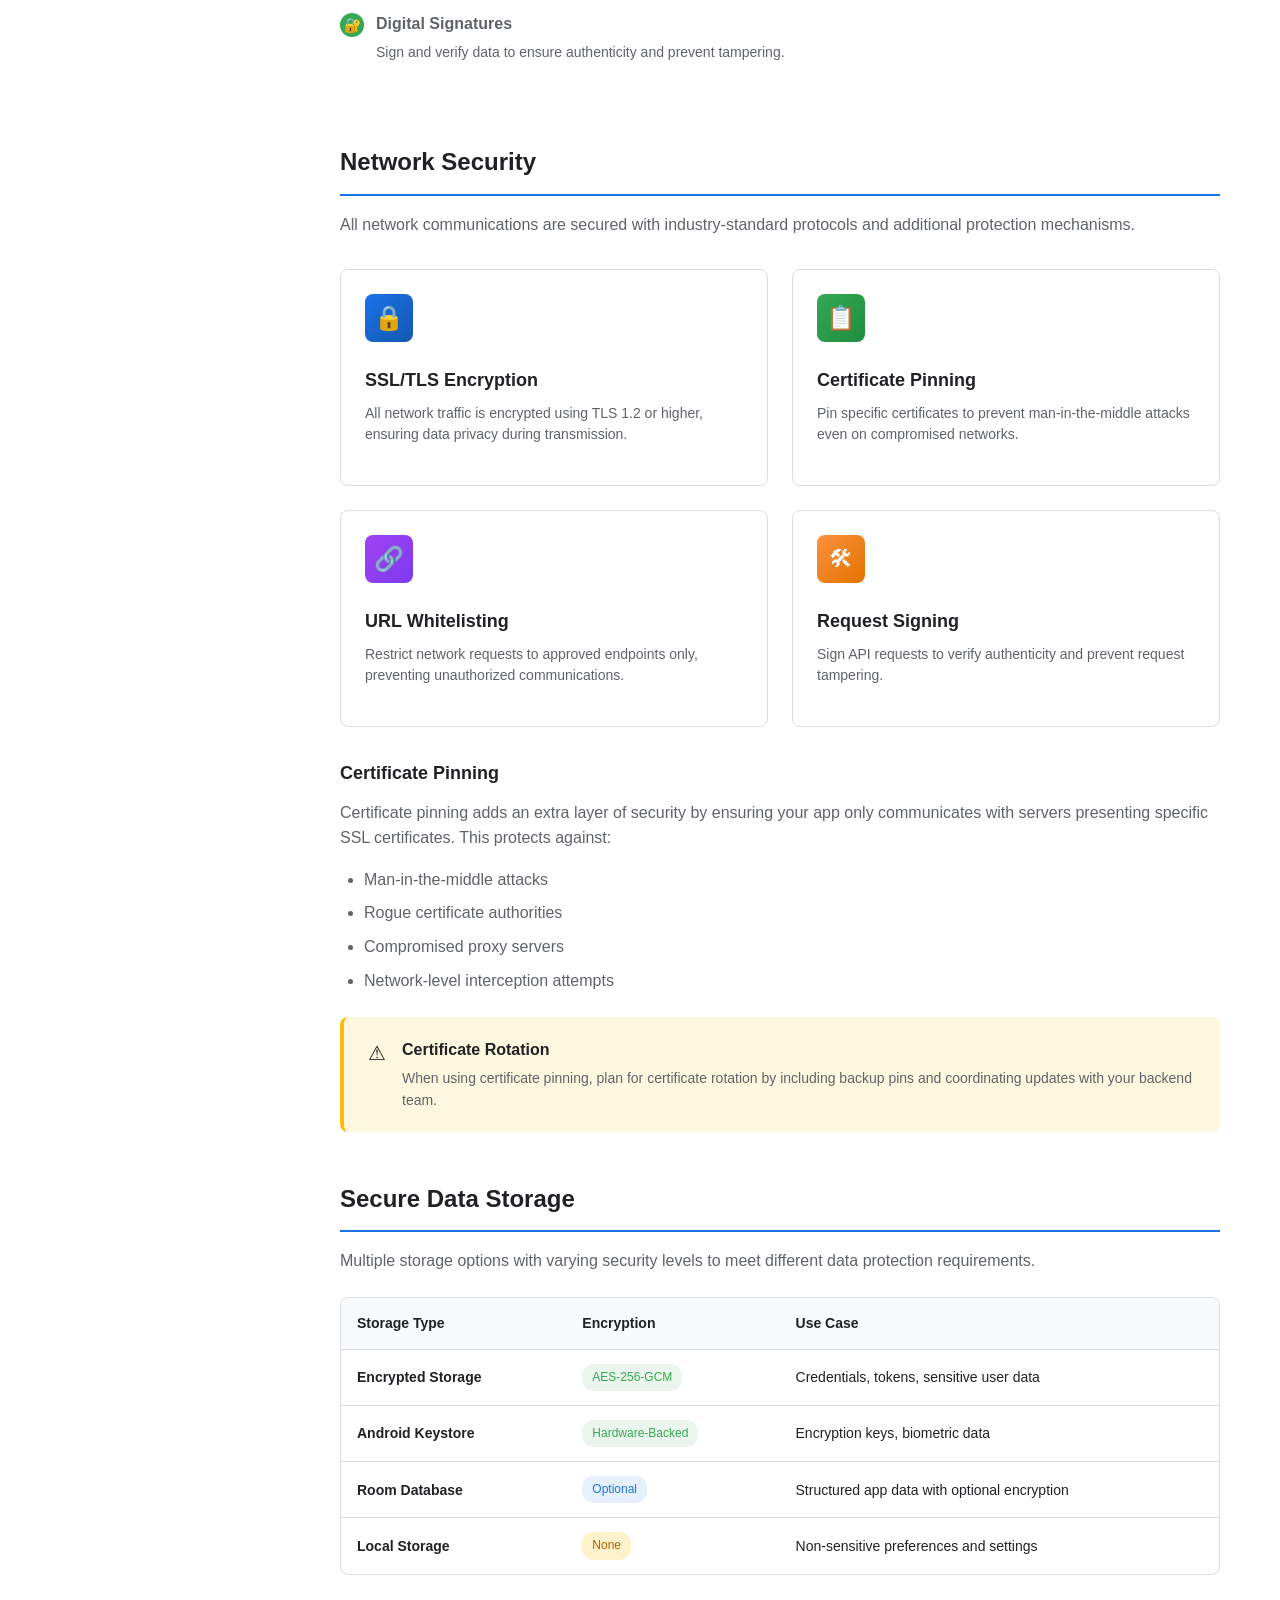
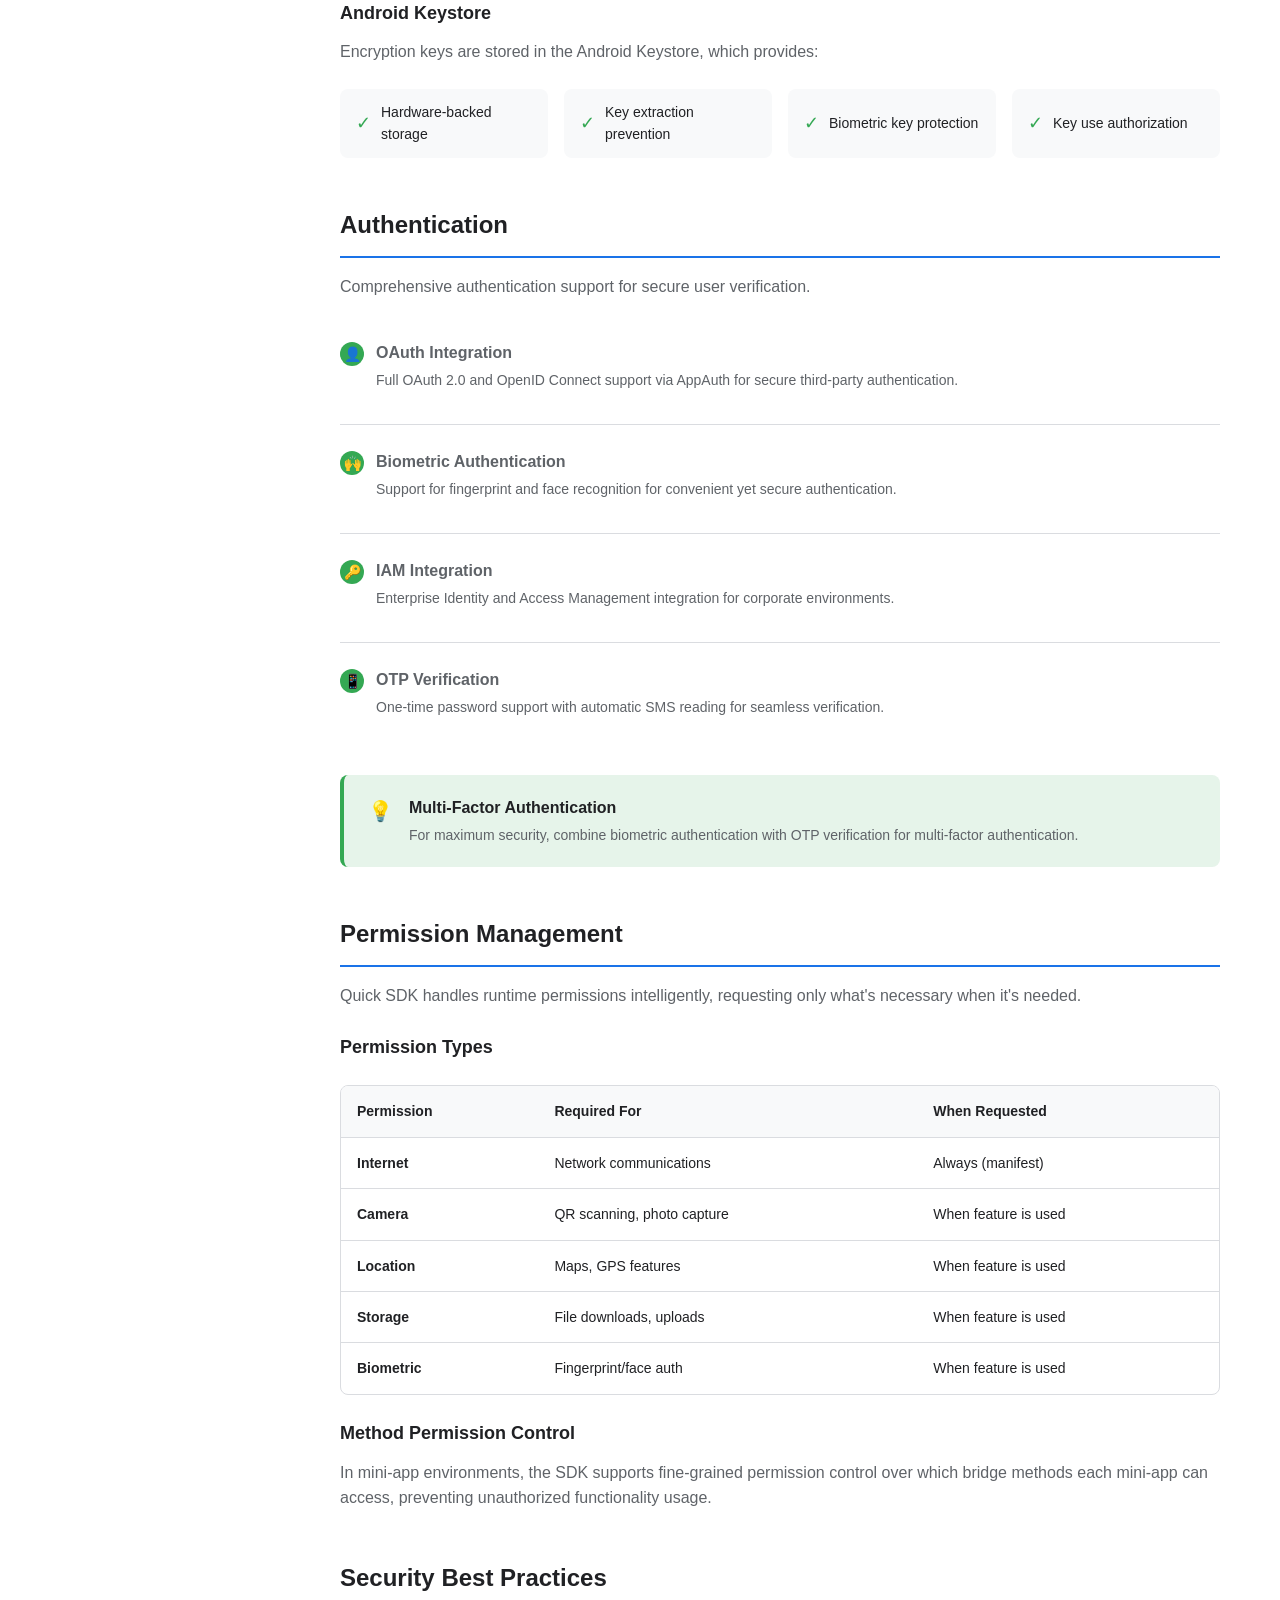
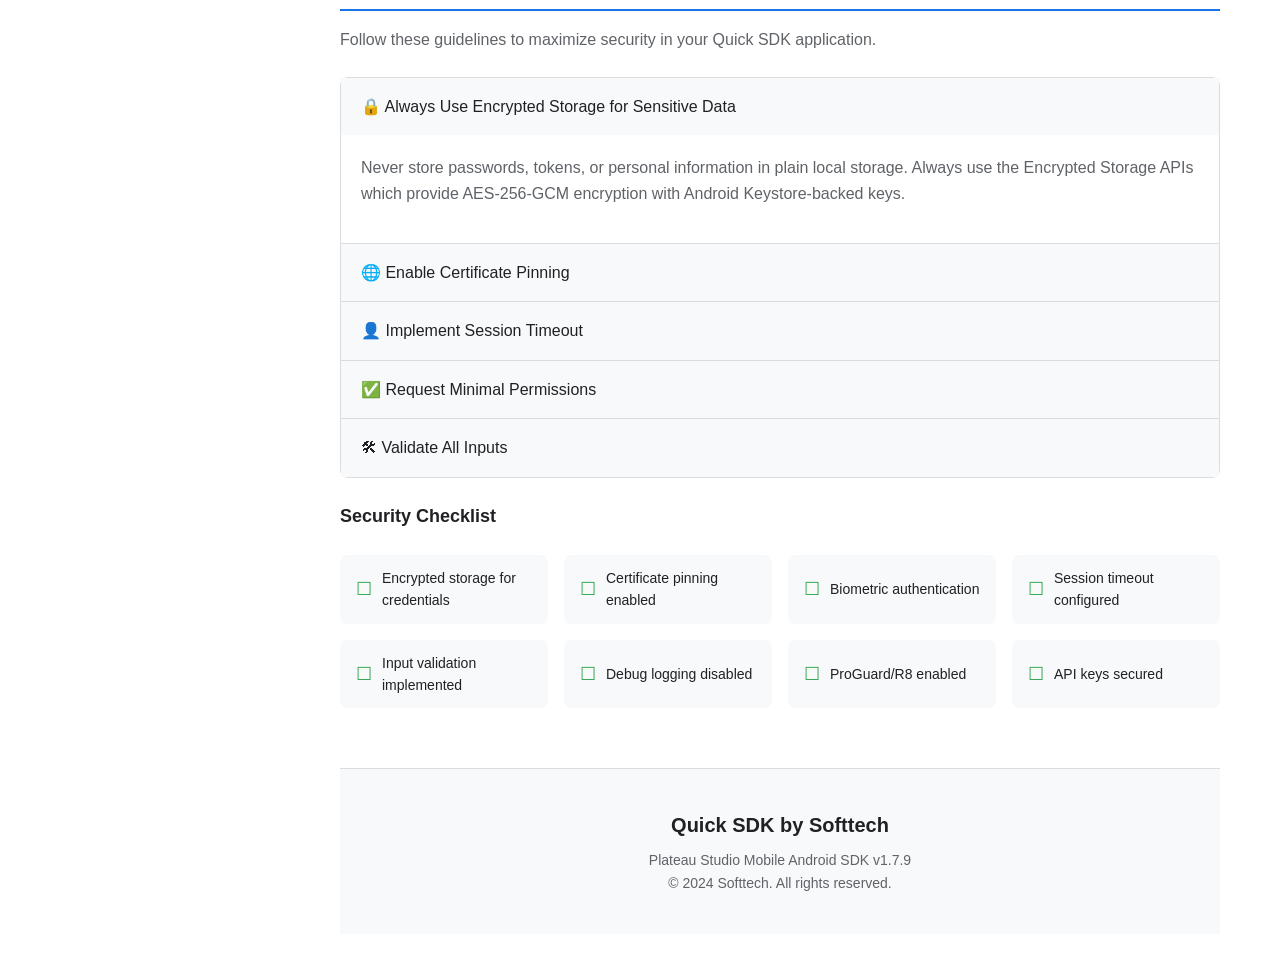
<file: docs/pages/security.html>
<!DOCTYPE html>
<html lang="en">
<head>
    <meta charset="UTF-8">
    <meta name="viewport" content="width=device-width, initial-scale=1.0">
    <title>Security - Quick SDK Documentation</title>
    <link rel="stylesheet" href="../css/styles.css">
    <link rel="icon" type="image/svg+xml" href="data:image/svg+xml,<svg xmlns='http://www.w3.org/2000/svg' viewBox='0 0 100 100'><rect fill='%231a73e8' rx='15' width='100' height='100'/><text x='50' y='68' text-anchor='middle' fill='white' font-size='50' font-family='Arial' font-weight='bold'>Q</text></svg>">
</head>
<body>
    <!-- Header -->
    <header class="header">
        <div class="header-content">
            <a href="../index.html" class="logo">
                <div class="logo-icon">Q</div>
                <div>
                    <div class="logo-text">Quick SDK</div>
                    <div class="logo-version">v1.7.9</div>
                </div>
            </a>
            <nav class="nav">
                <a href="../index.html">Home</a>
                <a href="getting-started.html">Getting Started</a>
                <a href="features.html">Features</a>
                <a href="components.html">Components</a>
                <a href="security.html" class="active">Security</a>
                <a href="support.html">Support</a>
            </nav>
        </div>
    </header>

    <!-- Main Content -->
    <main class="main-layout">
        <!-- Sidebar -->
        <aside class="sidebar">
            <div class="sidebar-section">
                <div class="sidebar-title">Security</div>
                <ul class="sidebar-nav">
                    <li><a href="#overview" class="active"><span class="icon">&#128218;</span> Overview</a></li>
                    <li><a href="#encryption"><span class="icon">&#128272;</span> Encryption</a></li>
                    <li><a href="#network"><span class="icon">&#127760;</span> Network Security</a></li>
                    <li><a href="#storage"><span class="icon">&#128451;</span> Secure Storage</a></li>
                    <li><a href="#authentication"><span class="icon">&#128100;</span> Authentication</a></li>
                    <li><a href="#permissions"><span class="icon">&#9989;</span> Permissions</a></li>
                    <li><a href="#best-practices"><span class="icon">&#128161;</span> Best Practices</a></li>
                </ul>
            </div>
        </aside>

        <!-- Content -->
        <div class="content">
            <!-- Breadcrumb -->
            <div class="breadcrumb">
                <a href="../index.html">Home</a>
                <span>/</span>
                <span>Security</span>
            </div>

            <!-- Page Header -->
            <div class="page-header">
                <h1 class="page-title">Security</h1>
                <p class="page-subtitle">Enterprise-grade security features to protect your application and user data.</p>
            </div>

            <!-- Overview Section -->
            <section id="overview">
                <h2>Security Overview</h2>
                <p>Quick SDK is built with security as a core principle. Whether you're developing banking applications, e-commerce platforms, or enterprise solutions, the SDK provides comprehensive security features to protect sensitive data and communications.</p>

                <div class="stats-grid">
                    <div class="stat-card">
                        <div class="stat-number">AES-256</div>
                        <div class="stat-label">Data Encryption</div>
                    </div>
                    <div class="stat-card">
                        <div class="stat-number">TLS 1.2+</div>
                        <div class="stat-label">Network Security</div>
                    </div>
                    <div class="stat-card">
                        <div class="stat-number">SHA-512</div>
                        <div class="stat-label">Secure Hashing</div>
                    </div>
                    <div class="stat-card">
                        <div class="stat-number">RSA</div>
                        <div class="stat-label">Public Key Crypto</div>
                    </div>
                </div>

                <div class="info-box note">
                    <div class="info-box-icon">&#128274;</div>
                    <div class="info-box-content">
                        <div class="info-box-title">Bank-Grade Security</div>
                        <div class="info-box-text">Quick SDK's security features meet the requirements of financial institutions and are used in production banking applications.</div>
                    </div>
                </div>
            </section>

            <!-- Encryption Section -->
            <section id="encryption">
                <h2>Data Encryption</h2>
                <p>Quick SDK provides multiple layers of encryption to protect data at rest and in transit.</p>

                <h3>AES-256-GCM Encryption</h3>
                <p>The SDK uses AES-256-GCM (Galois/Counter Mode) for data encryption, providing both confidentiality and authentication. This is the same encryption standard used by government agencies and financial institutions worldwide.</p>

                <div class="table-container">
                    <table>
                        <thead>
                            <tr>
                                <th>Feature</th>
                                <th>Specification</th>
                                <th>Security Level</th>
                            </tr>
                        </thead>
                        <tbody>
                            <tr>
                                <td><strong>Algorithm</strong></td>
                                <td>AES (Advanced Encryption Standard)</td>
                                <td><span class="badge success">Military Grade</span></td>
                            </tr>
                            <tr>
                                <td><strong>Key Length</strong></td>
                                <td>256 bits</td>
                                <td><span class="badge success">Maximum</span></td>
                            </tr>
                            <tr>
                                <td><strong>Mode</strong></td>
                                <td>GCM (Galois/Counter Mode)</td>
                                <td><span class="badge success">Authenticated</span></td>
                            </tr>
                            <tr>
                                <td><strong>Key Storage</strong></td>
                                <td>Android Keystore</td>
                                <td><span class="badge success">Hardware-Backed</span></td>
                            </tr>
                        </tbody>
                    </table>
                </div>

                <h3>Cryptographic Operations</h3>
                <ul class="feature-list">
                    <li>
                        <div class="feature-icon">&#128272;</div>
                        <div class="feature-content">
                            <h4>RSA Key Generation</h4>
                            <p>Generate secure RSA key pairs for public key cryptography operations.</p>
                        </div>
                    </li>
                    <li>
                        <div class="feature-icon">&#128272;</div>
                        <div class="feature-content">
                            <h4>SHA-512 Hashing</h4>
                            <p>Secure hashing algorithm for password hashing and data integrity verification.</p>
                        </div>
                    </li>
                    <li>
                        <div class="feature-icon">&#128272;</div>
                        <div class="feature-content">
                            <h4>Digital Signatures</h4>
                            <p>Sign and verify data to ensure authenticity and prevent tampering.</p>
                        </div>
                    </li>
                </ul>
            </section>

            <!-- Network Security Section -->
            <section id="network">
                <h2>Network Security</h2>
                <p>All network communications are secured with industry-standard protocols and additional protection mechanisms.</p>

                <div class="card-grid">
                    <div class="card">
                        <div class="card-icon">&#128274;</div>
                        <h3 class="card-title">SSL/TLS Encryption</h3>
                        <p class="card-description">All network traffic is encrypted using TLS 1.2 or higher, ensuring data privacy during transmission.</p>
                    </div>
                    <div class="card">
                        <div class="card-icon green">&#128203;</div>
                        <h3 class="card-title">Certificate Pinning</h3>
                        <p class="card-description">Pin specific certificates to prevent man-in-the-middle attacks even on compromised networks.</p>
                    </div>
                    <div class="card">
                        <div class="card-icon purple">&#128279;</div>
                        <h3 class="card-title">URL Whitelisting</h3>
                        <p class="card-description">Restrict network requests to approved endpoints only, preventing unauthorized communications.</p>
                    </div>
                    <div class="card">
                        <div class="card-icon orange">&#128736;</div>
                        <h3 class="card-title">Request Signing</h3>
                        <p class="card-description">Sign API requests to verify authenticity and prevent request tampering.</p>
                    </div>
                </div>

                <h3>Certificate Pinning</h3>
                <p>Certificate pinning adds an extra layer of security by ensuring your app only communicates with servers presenting specific SSL certificates. This protects against:</p>
                <ul>
                    <li>Man-in-the-middle attacks</li>
                    <li>Rogue certificate authorities</li>
                    <li>Compromised proxy servers</li>
                    <li>Network-level interception attempts</li>
                </ul>

                <div class="info-box warning">
                    <div class="info-box-icon">&#9888;</div>
                    <div class="info-box-content">
                        <div class="info-box-title">Certificate Rotation</div>
                        <div class="info-box-text">When using certificate pinning, plan for certificate rotation by including backup pins and coordinating updates with your backend team.</div>
                    </div>
                </div>
            </section>

            <!-- Secure Storage Section -->
            <section id="storage">
                <h2>Secure Data Storage</h2>
                <p>Multiple storage options with varying security levels to meet different data protection requirements.</p>

                <div class="table-container">
                    <table>
                        <thead>
                            <tr>
                                <th>Storage Type</th>
                                <th>Encryption</th>
                                <th>Use Case</th>
                            </tr>
                        </thead>
                        <tbody>
                            <tr>
                                <td><strong>Encrypted Storage</strong></td>
                                <td><span class="badge success">AES-256-GCM</span></td>
                                <td>Credentials, tokens, sensitive user data</td>
                            </tr>
                            <tr>
                                <td><strong>Android Keystore</strong></td>
                                <td><span class="badge success">Hardware-Backed</span></td>
                                <td>Encryption keys, biometric data</td>
                            </tr>
                            <tr>
                                <td><strong>Room Database</strong></td>
                                <td><span class="badge primary">Optional</span></td>
                                <td>Structured app data with optional encryption</td>
                            </tr>
                            <tr>
                                <td><strong>Local Storage</strong></td>
                                <td><span class="badge warning">None</span></td>
                                <td>Non-sensitive preferences and settings</td>
                            </tr>
                        </tbody>
                    </table>
                </div>

                <h3>Android Keystore</h3>
                <p>Encryption keys are stored in the Android Keystore, which provides:</p>
                <div class="capability-grid">
                    <div class="capability-item">
                        <span class="capability-check">&#10003;</span>
                        Hardware-backed storage
                    </div>
                    <div class="capability-item">
                        <span class="capability-check">&#10003;</span>
                        Key extraction prevention
                    </div>
                    <div class="capability-item">
                        <span class="capability-check">&#10003;</span>
                        Biometric key protection
                    </div>
                    <div class="capability-item">
                        <span class="capability-check">&#10003;</span>
                        Key use authorization
                    </div>
                </div>
            </section>

            <!-- Authentication Section -->
            <section id="authentication">
                <h2>Authentication</h2>
                <p>Comprehensive authentication support for secure user verification.</p>

                <ul class="feature-list">
                    <li>
                        <div class="feature-icon">&#128100;</div>
                        <div class="feature-content">
                            <h4>OAuth Integration</h4>
                            <p>Full OAuth 2.0 and OpenID Connect support via AppAuth for secure third-party authentication.</p>
                        </div>
                    </li>
                    <li>
                        <div class="feature-icon">&#128588;</div>
                        <div class="feature-content">
                            <h4>Biometric Authentication</h4>
                            <p>Support for fingerprint and face recognition for convenient yet secure authentication.</p>
                        </div>
                    </li>
                    <li>
                        <div class="feature-icon">&#128273;</div>
                        <div class="feature-content">
                            <h4>IAM Integration</h4>
                            <p>Enterprise Identity and Access Management integration for corporate environments.</p>
                        </div>
                    </li>
                    <li>
                        <div class="feature-icon">&#128241;</div>
                        <div class="feature-content">
                            <h4>OTP Verification</h4>
                            <p>One-time password support with automatic SMS reading for seamless verification.</p>
                        </div>
                    </li>
                </ul>

                <div class="info-box tip">
                    <div class="info-box-icon">&#128161;</div>
                    <div class="info-box-content">
                        <div class="info-box-title">Multi-Factor Authentication</div>
                        <div class="info-box-text">For maximum security, combine biometric authentication with OTP verification for multi-factor authentication.</div>
                    </div>
                </div>
            </section>

            <!-- Permissions Section -->
            <section id="permissions">
                <h2>Permission Management</h2>
                <p>Quick SDK handles runtime permissions intelligently, requesting only what's necessary when it's needed.</p>

                <h3>Permission Types</h3>
                <div class="table-container">
                    <table>
                        <thead>
                            <tr>
                                <th>Permission</th>
                                <th>Required For</th>
                                <th>When Requested</th>
                            </tr>
                        </thead>
                        <tbody>
                            <tr>
                                <td><strong>Internet</strong></td>
                                <td>Network communications</td>
                                <td>Always (manifest)</td>
                            </tr>
                            <tr>
                                <td><strong>Camera</strong></td>
                                <td>QR scanning, photo capture</td>
                                <td>When feature is used</td>
                            </tr>
                            <tr>
                                <td><strong>Location</strong></td>
                                <td>Maps, GPS features</td>
                                <td>When feature is used</td>
                            </tr>
                            <tr>
                                <td><strong>Storage</strong></td>
                                <td>File downloads, uploads</td>
                                <td>When feature is used</td>
                            </tr>
                            <tr>
                                <td><strong>Biometric</strong></td>
                                <td>Fingerprint/face auth</td>
                                <td>When feature is used</td>
                            </tr>
                        </tbody>
                    </table>
                </div>

                <h3>Method Permission Control</h3>
                <p>In mini-app environments, the SDK supports fine-grained permission control over which bridge methods each mini-app can access, preventing unauthorized functionality usage.</p>
            </section>

            <!-- Best Practices Section -->
            <section id="best-practices">
                <h2>Security Best Practices</h2>
                <p>Follow these guidelines to maximize security in your Quick SDK application.</p>

                <div class="accordion">
                    <div class="accordion-item active">
                        <div class="accordion-header">
                            &#128274; Always Use Encrypted Storage for Sensitive Data
                        </div>
                        <div class="accordion-content">
                            <p>Never store passwords, tokens, or personal information in plain local storage. Always use the Encrypted Storage APIs which provide AES-256-GCM encryption with Android Keystore-backed keys.</p>
                        </div>
                    </div>
                    <div class="accordion-item">
                        <div class="accordion-header">
                            &#127760; Enable Certificate Pinning
                        </div>
                        <div class="accordion-content">
                            <p>Configure certificate pinning for all API endpoints to prevent man-in-the-middle attacks. Include backup pins to handle certificate rotation smoothly.</p>
                        </div>
                    </div>
                    <div class="accordion-item">
                        <div class="accordion-header">
                            &#128100; Implement Session Timeout
                        </div>
                        <div class="accordion-content">
                            <p>Configure appropriate session timeouts and automatic logout for inactive users. Clear sensitive data from memory when the app goes to background.</p>
                        </div>
                    </div>
                    <div class="accordion-item">
                        <div class="accordion-header">
                            &#9989; Request Minimal Permissions
                        </div>
                        <div class="accordion-content">
                            <p>Only request permissions that your application actually needs. Request them at the point of use rather than at app launch for better user trust.</p>
                        </div>
                    </div>
                    <div class="accordion-item">
                        <div class="accordion-header">
                            &#128736; Validate All Inputs
                        </div>
                        <div class="accordion-content">
                            <p>Always validate user inputs on both client and server side. Use the SDK's built-in validation features to prevent injection attacks and data corruption.</p>
                        </div>
                    </div>
                </div>

                <h3>Security Checklist</h3>
                <div class="capability-grid">
                    <div class="capability-item">
                        <span class="capability-check">&#9744;</span>
                        Encrypted storage for credentials
                    </div>
                    <div class="capability-item">
                        <span class="capability-check">&#9744;</span>
                        Certificate pinning enabled
                    </div>
                    <div class="capability-item">
                        <span class="capability-check">&#9744;</span>
                        Biometric authentication
                    </div>
                    <div class="capability-item">
                        <span class="capability-check">&#9744;</span>
                        Session timeout configured
                    </div>
                    <div class="capability-item">
                        <span class="capability-check">&#9744;</span>
                        Input validation implemented
                    </div>
                    <div class="capability-item">
                        <span class="capability-check">&#9744;</span>
                        Debug logging disabled
                    </div>
                    <div class="capability-item">
                        <span class="capability-check">&#9744;</span>
                        ProGuard/R8 enabled
                    </div>
                    <div class="capability-item">
                        <span class="capability-check">&#9744;</span>
                        API keys secured
                    </div>
                </div>
            </section>

            <!-- Footer -->
            <footer class="footer">
                <div class="footer-content">
                    <div class="footer-logo">Quick SDK by Softtech</div>
                    <p class="footer-text">Plateau Studio Mobile Android SDK v1.7.9<br>&copy; 2024 Softtech. All rights reserved.</p>
                </div>
            </footer>
        </div>
    </main>
</body>
</html>
</file>
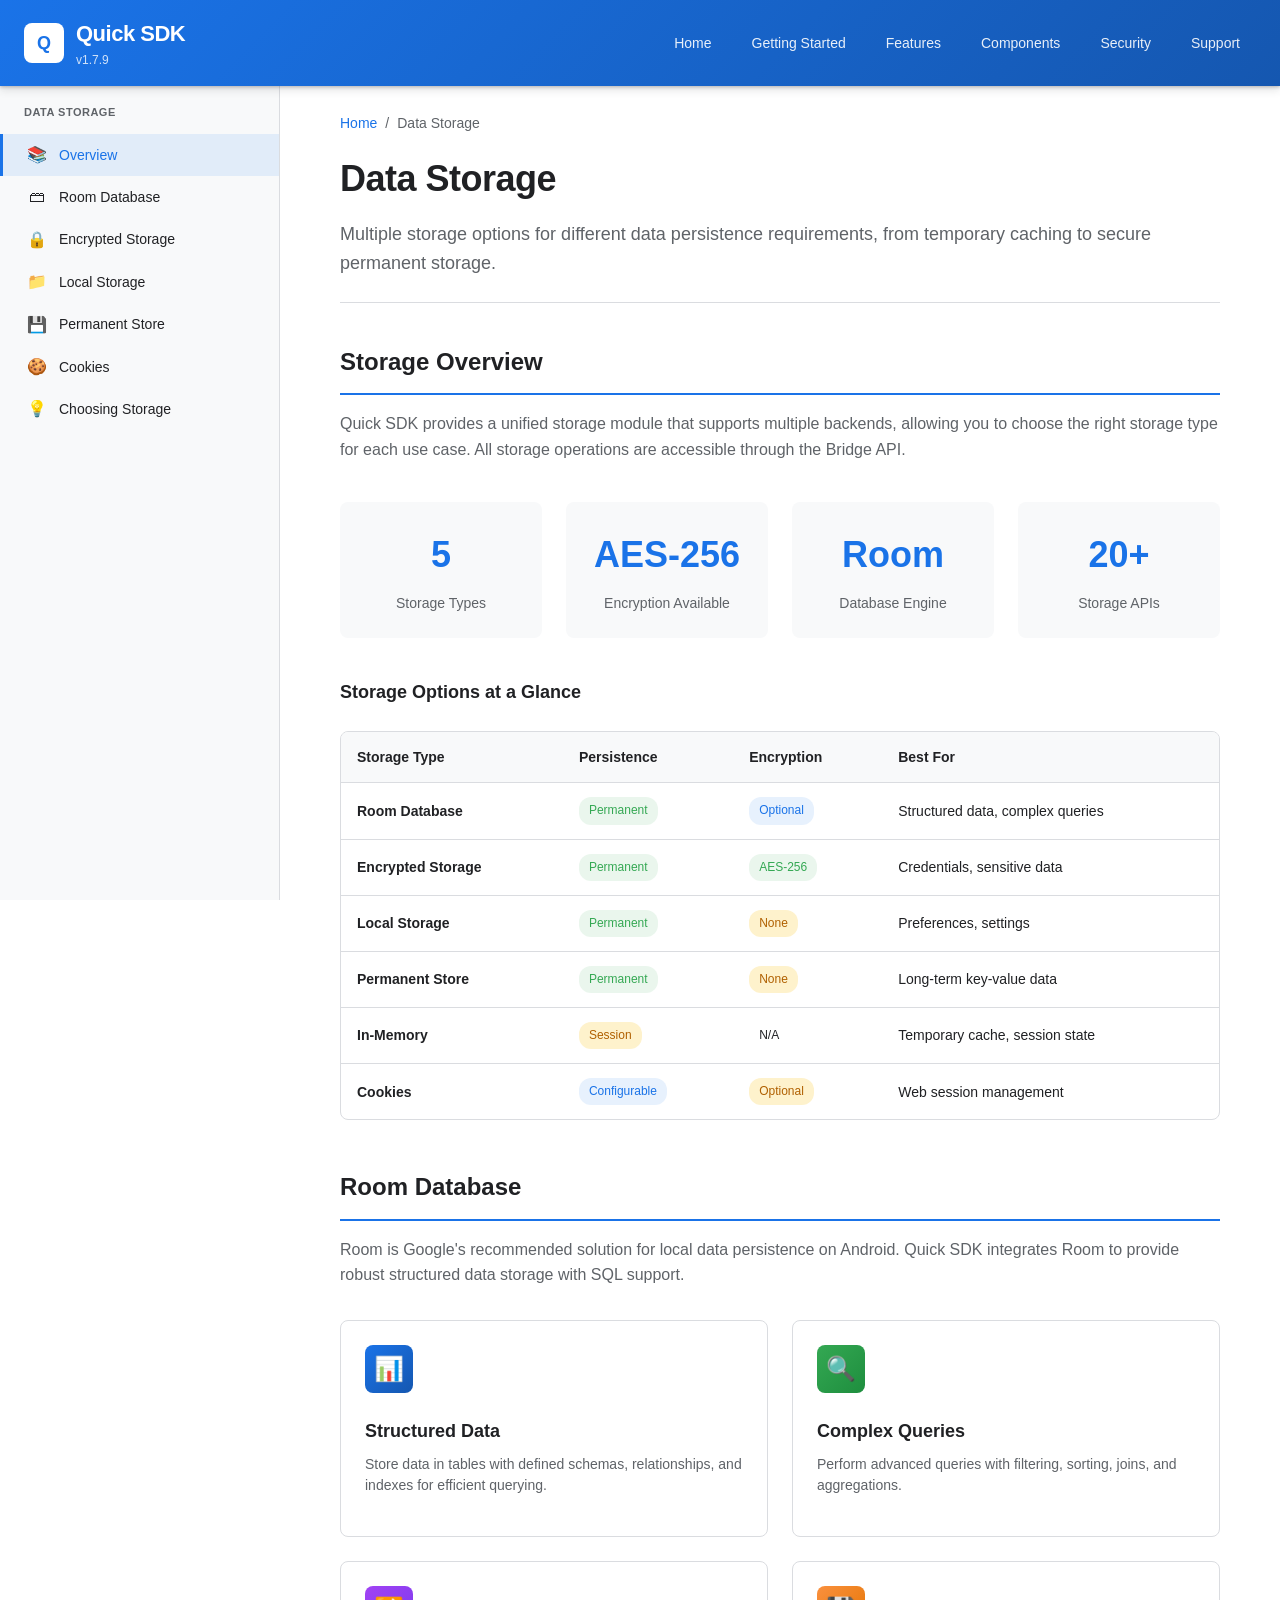
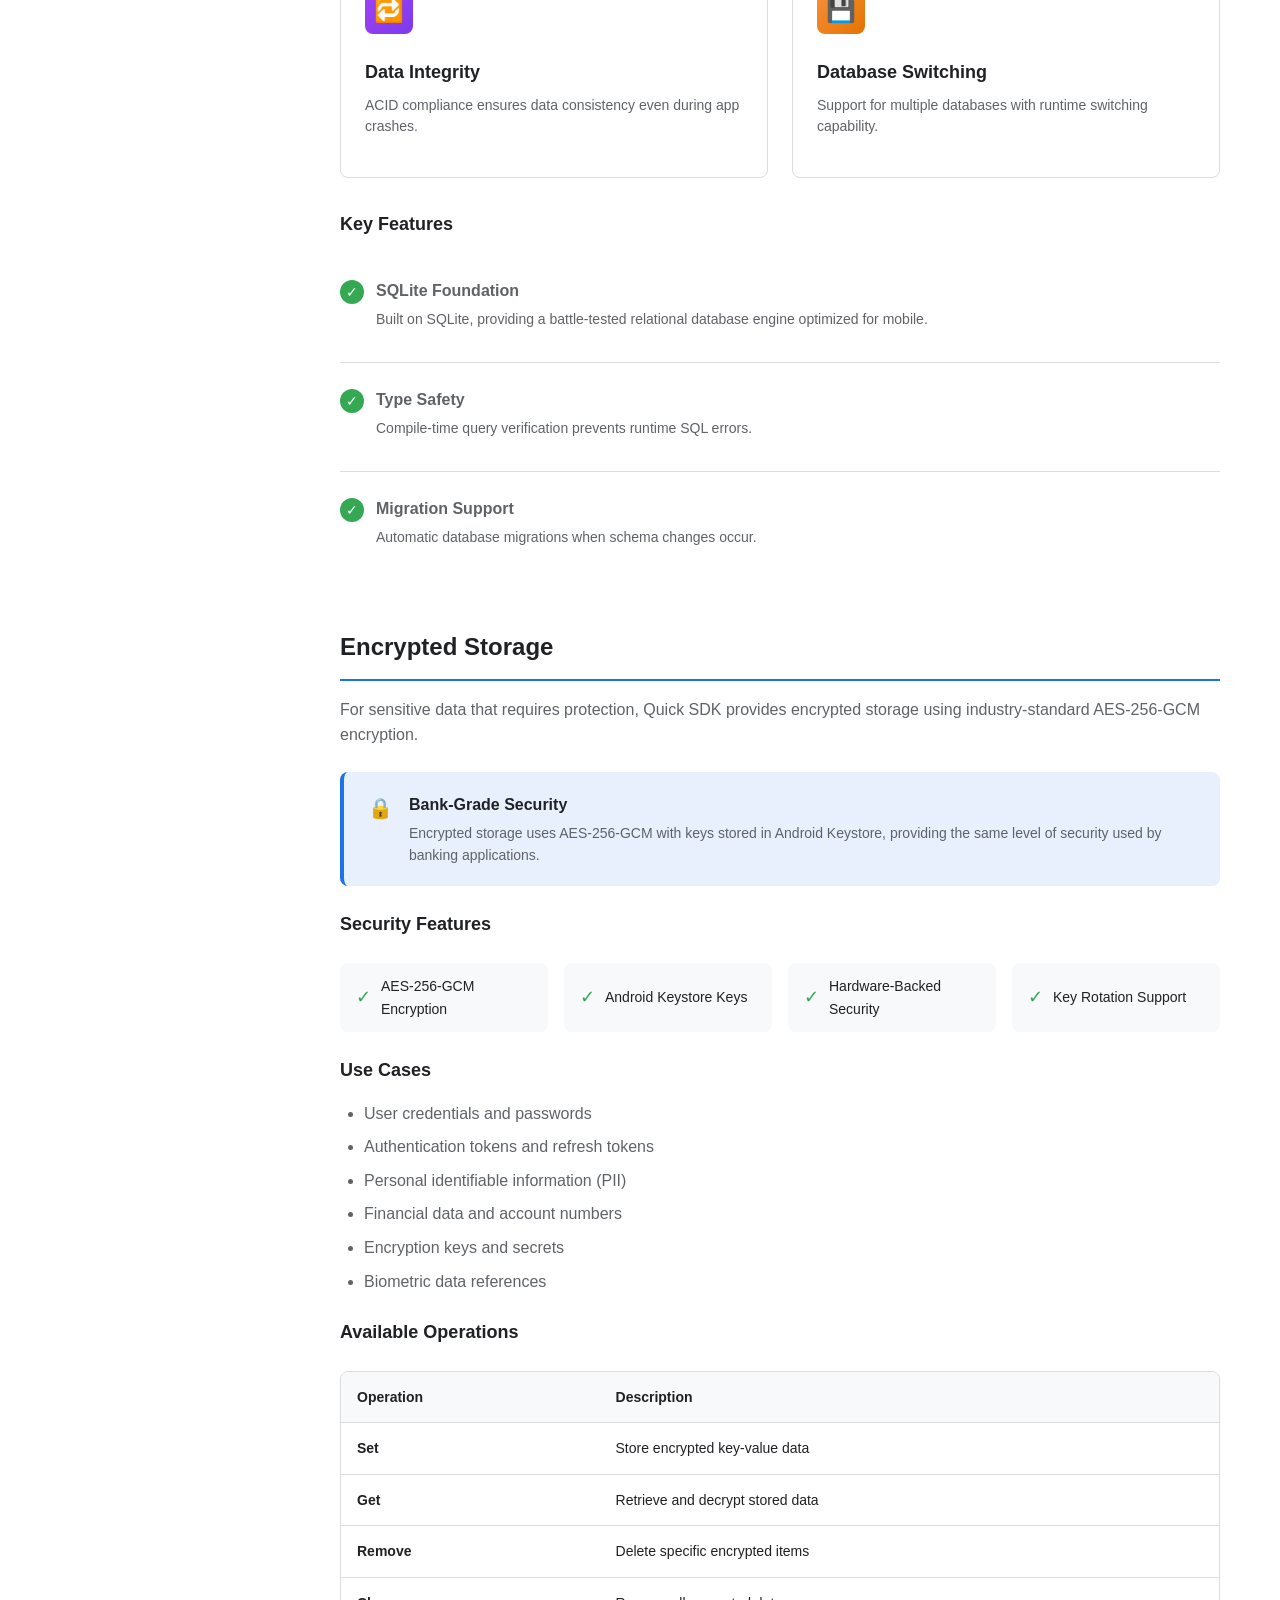
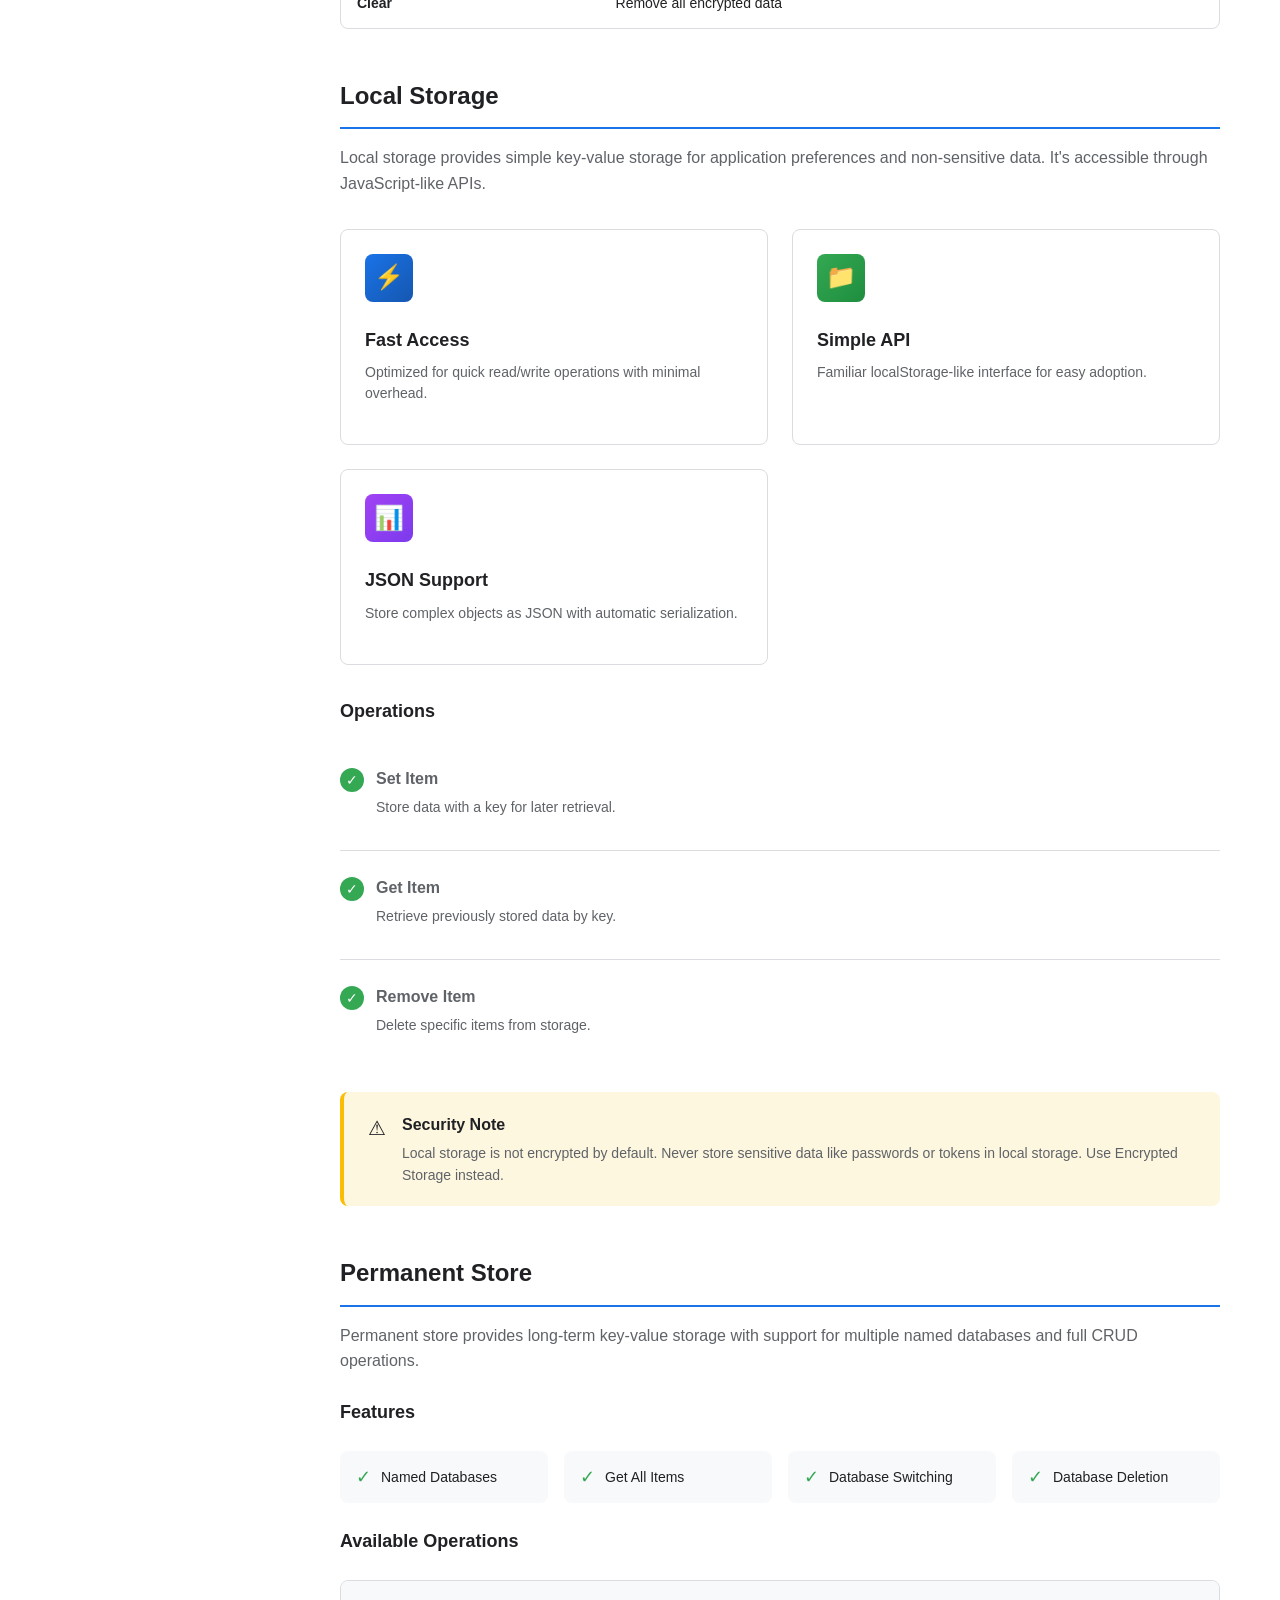
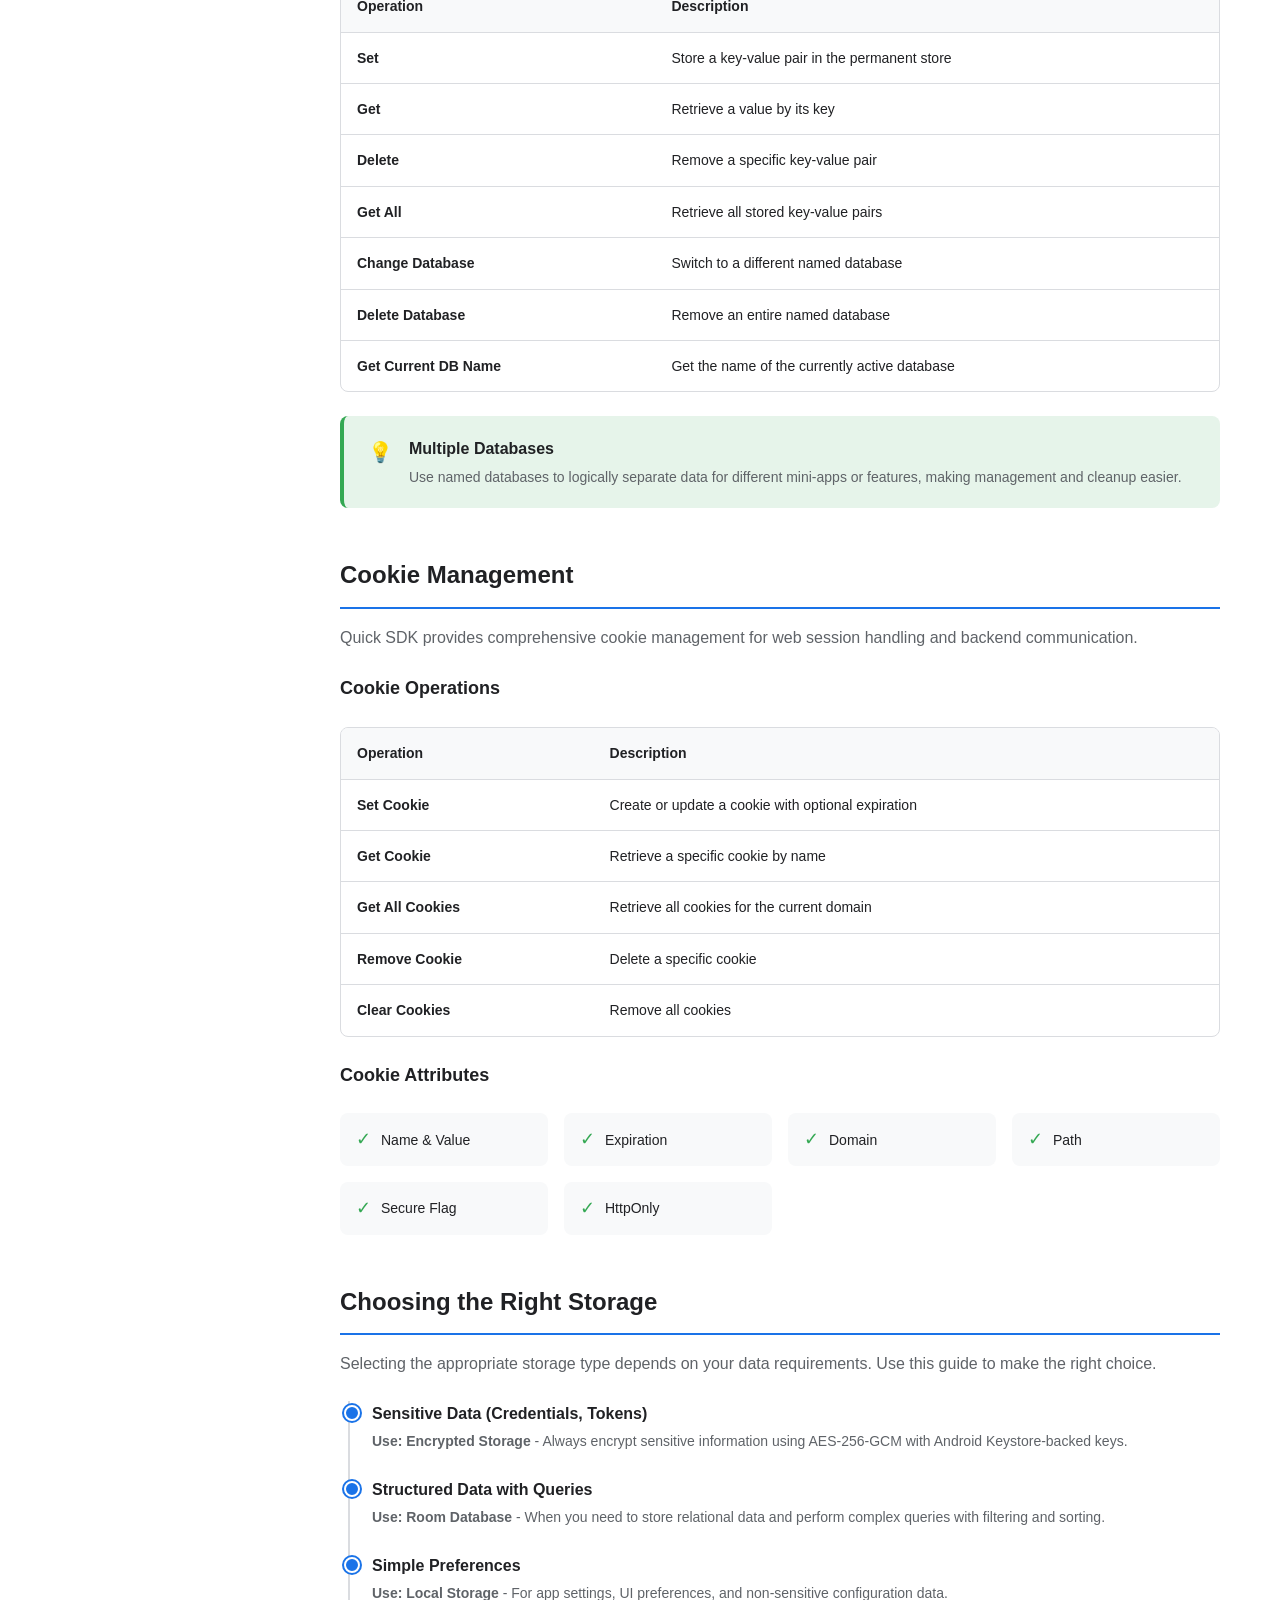
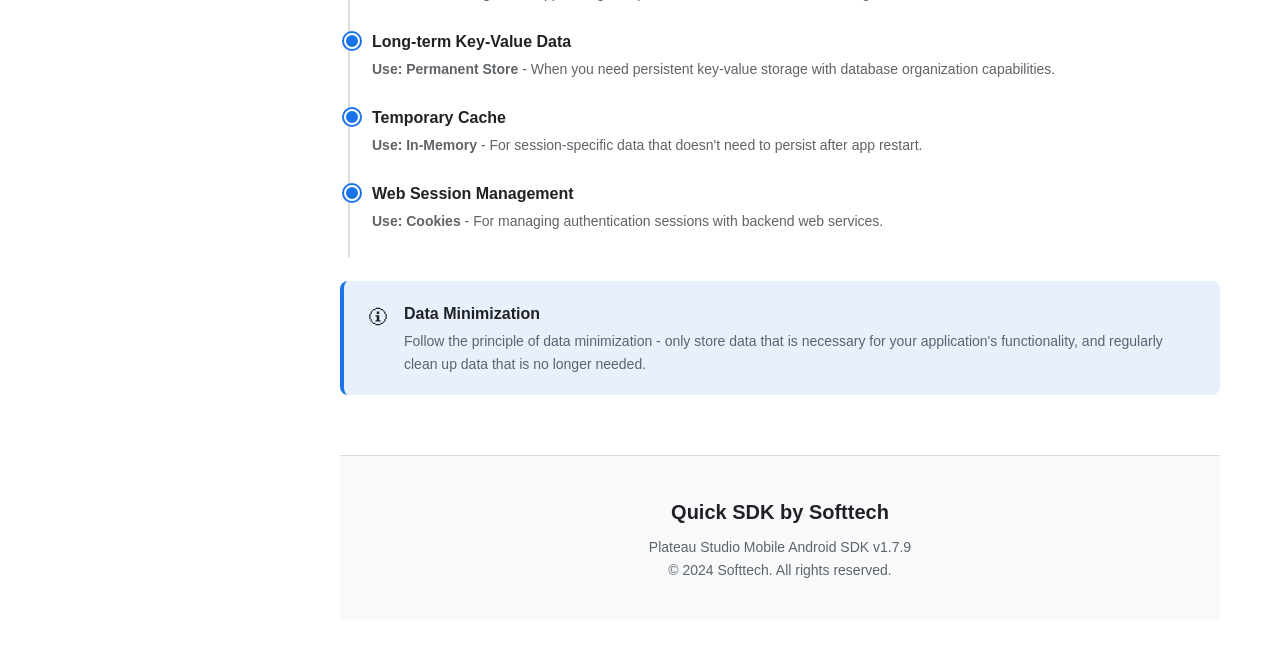
<file: docs/pages/storage.html>
<!DOCTYPE html>
<html lang="en">
<head>
    <meta charset="UTF-8">
    <meta name="viewport" content="width=device-width, initial-scale=1.0">
    <title>Data Storage - Quick SDK Documentation</title>
    <link rel="stylesheet" href="../css/styles.css">
    <link rel="icon" type="image/svg+xml" href="data:image/svg+xml,<svg xmlns='http://www.w3.org/2000/svg' viewBox='0 0 100 100'><rect fill='%231a73e8' rx='15' width='100' height='100'/><text x='50' y='68' text-anchor='middle' fill='white' font-size='50' font-family='Arial' font-weight='bold'>Q</text></svg>">
</head>
<body>
    <!-- Header -->
    <header class="header">
        <div class="header-content">
            <a href="../index.html" class="logo">
                <div class="logo-icon">Q</div>
                <div>
                    <div class="logo-text">Quick SDK</div>
                    <div class="logo-version">v1.7.9</div>
                </div>
            </a>
            <nav class="nav">
                <a href="../index.html">Home</a>
                <a href="getting-started.html">Getting Started</a>
                <a href="features.html">Features</a>
                <a href="components.html">Components</a>
                <a href="security.html">Security</a>
                <a href="support.html">Support</a>
            </nav>
        </div>
    </header>

    <!-- Main Content -->
    <main class="main-layout">
        <!-- Sidebar -->
        <aside class="sidebar">
            <div class="sidebar-section">
                <div class="sidebar-title">Data Storage</div>
                <ul class="sidebar-nav">
                    <li><a href="#overview" class="active"><span class="icon">&#128218;</span> Overview</a></li>
                    <li><a href="#room"><span class="icon">&#128451;</span> Room Database</a></li>
                    <li><a href="#encrypted"><span class="icon">&#128274;</span> Encrypted Storage</a></li>
                    <li><a href="#local"><span class="icon">&#128193;</span> Local Storage</a></li>
                    <li><a href="#permanent"><span class="icon">&#128190;</span> Permanent Store</a></li>
                    <li><a href="#cookies"><span class="icon">&#127850;</span> Cookies</a></li>
                    <li><a href="#choosing"><span class="icon">&#128161;</span> Choosing Storage</a></li>
                </ul>
            </div>
        </aside>

        <!-- Content -->
        <div class="content">
            <!-- Breadcrumb -->
            <div class="breadcrumb">
                <a href="../index.html">Home</a>
                <span>/</span>
                <span>Data Storage</span>
            </div>

            <!-- Page Header -->
            <div class="page-header">
                <h1 class="page-title">Data Storage</h1>
                <p class="page-subtitle">Multiple storage options for different data persistence requirements, from temporary caching to secure permanent storage.</p>
            </div>

            <!-- Overview Section -->
            <section id="overview">
                <h2>Storage Overview</h2>
                <p>Quick SDK provides a unified storage module that supports multiple backends, allowing you to choose the right storage type for each use case. All storage operations are accessible through the Bridge API.</p>

                <div class="stats-grid">
                    <div class="stat-card">
                        <div class="stat-number">5</div>
                        <div class="stat-label">Storage Types</div>
                    </div>
                    <div class="stat-card">
                        <div class="stat-number">AES-256</div>
                        <div class="stat-label">Encryption Available</div>
                    </div>
                    <div class="stat-card">
                        <div class="stat-number">Room</div>
                        <div class="stat-label">Database Engine</div>
                    </div>
                    <div class="stat-card">
                        <div class="stat-number">20+</div>
                        <div class="stat-label">Storage APIs</div>
                    </div>
                </div>

                <h3>Storage Options at a Glance</h3>
                <div class="table-container">
                    <table>
                        <thead>
                            <tr>
                                <th>Storage Type</th>
                                <th>Persistence</th>
                                <th>Encryption</th>
                                <th>Best For</th>
                            </tr>
                        </thead>
                        <tbody>
                            <tr>
                                <td><strong>Room Database</strong></td>
                                <td><span class="badge success">Permanent</span></td>
                                <td><span class="badge primary">Optional</span></td>
                                <td>Structured data, complex queries</td>
                            </tr>
                            <tr>
                                <td><strong>Encrypted Storage</strong></td>
                                <td><span class="badge success">Permanent</span></td>
                                <td><span class="badge success">AES-256</span></td>
                                <td>Credentials, sensitive data</td>
                            </tr>
                            <tr>
                                <td><strong>Local Storage</strong></td>
                                <td><span class="badge success">Permanent</span></td>
                                <td><span class="badge warning">None</span></td>
                                <td>Preferences, settings</td>
                            </tr>
                            <tr>
                                <td><strong>Permanent Store</strong></td>
                                <td><span class="badge success">Permanent</span></td>
                                <td><span class="badge warning">None</span></td>
                                <td>Long-term key-value data</td>
                            </tr>
                            <tr>
                                <td><strong>In-Memory</strong></td>
                                <td><span class="badge warning">Session</span></td>
                                <td><span class="badge">N/A</span></td>
                                <td>Temporary cache, session state</td>
                            </tr>
                            <tr>
                                <td><strong>Cookies</strong></td>
                                <td><span class="badge primary">Configurable</span></td>
                                <td><span class="badge warning">Optional</span></td>
                                <td>Web session management</td>
                            </tr>
                        </tbody>
                    </table>
                </div>
            </section>

            <!-- Room Database Section -->
            <section id="room">
                <h2>Room Database</h2>
                <p>Room is Google's recommended solution for local data persistence on Android. Quick SDK integrates Room to provide robust structured data storage with SQL support.</p>

                <div class="card-grid">
                    <div class="card">
                        <div class="card-icon">&#128202;</div>
                        <h3 class="card-title">Structured Data</h3>
                        <p class="card-description">Store data in tables with defined schemas, relationships, and indexes for efficient querying.</p>
                    </div>
                    <div class="card">
                        <div class="card-icon green">&#128269;</div>
                        <h3 class="card-title">Complex Queries</h3>
                        <p class="card-description">Perform advanced queries with filtering, sorting, joins, and aggregations.</p>
                    </div>
                    <div class="card">
                        <div class="card-icon purple">&#128257;</div>
                        <h3 class="card-title">Data Integrity</h3>
                        <p class="card-description">ACID compliance ensures data consistency even during app crashes.</p>
                    </div>
                    <div class="card">
                        <div class="card-icon orange">&#128190;</div>
                        <h3 class="card-title">Database Switching</h3>
                        <p class="card-description">Support for multiple databases with runtime switching capability.</p>
                    </div>
                </div>

                <h3>Key Features</h3>
                <ul class="feature-list">
                    <li>
                        <div class="feature-icon">&#10003;</div>
                        <div class="feature-content">
                            <h4>SQLite Foundation</h4>
                            <p>Built on SQLite, providing a battle-tested relational database engine optimized for mobile.</p>
                        </div>
                    </li>
                    <li>
                        <div class="feature-icon">&#10003;</div>
                        <div class="feature-content">
                            <h4>Type Safety</h4>
                            <p>Compile-time query verification prevents runtime SQL errors.</p>
                        </div>
                    </li>
                    <li>
                        <div class="feature-icon">&#10003;</div>
                        <div class="feature-content">
                            <h4>Migration Support</h4>
                            <p>Automatic database migrations when schema changes occur.</p>
                        </div>
                    </li>
                </ul>
            </section>

            <!-- Encrypted Storage Section -->
            <section id="encrypted">
                <h2>Encrypted Storage</h2>
                <p>For sensitive data that requires protection, Quick SDK provides encrypted storage using industry-standard AES-256-GCM encryption.</p>

                <div class="info-box note">
                    <div class="info-box-icon">&#128274;</div>
                    <div class="info-box-content">
                        <div class="info-box-title">Bank-Grade Security</div>
                        <div class="info-box-text">Encrypted storage uses AES-256-GCM with keys stored in Android Keystore, providing the same level of security used by banking applications.</div>
                    </div>
                </div>

                <h3>Security Features</h3>
                <div class="capability-grid">
                    <div class="capability-item">
                        <span class="capability-check">&#10003;</span>
                        AES-256-GCM Encryption
                    </div>
                    <div class="capability-item">
                        <span class="capability-check">&#10003;</span>
                        Android Keystore Keys
                    </div>
                    <div class="capability-item">
                        <span class="capability-check">&#10003;</span>
                        Hardware-Backed Security
                    </div>
                    <div class="capability-item">
                        <span class="capability-check">&#10003;</span>
                        Key Rotation Support
                    </div>
                </div>

                <h3>Use Cases</h3>
                <ul>
                    <li>User credentials and passwords</li>
                    <li>Authentication tokens and refresh tokens</li>
                    <li>Personal identifiable information (PII)</li>
                    <li>Financial data and account numbers</li>
                    <li>Encryption keys and secrets</li>
                    <li>Biometric data references</li>
                </ul>

                <h3>Available Operations</h3>
                <div class="table-container">
                    <table>
                        <thead>
                            <tr>
                                <th>Operation</th>
                                <th>Description</th>
                            </tr>
                        </thead>
                        <tbody>
                            <tr>
                                <td><strong>Set</strong></td>
                                <td>Store encrypted key-value data</td>
                            </tr>
                            <tr>
                                <td><strong>Get</strong></td>
                                <td>Retrieve and decrypt stored data</td>
                            </tr>
                            <tr>
                                <td><strong>Remove</strong></td>
                                <td>Delete specific encrypted items</td>
                            </tr>
                            <tr>
                                <td><strong>Clear</strong></td>
                                <td>Remove all encrypted data</td>
                            </tr>
                        </tbody>
                    </table>
                </div>
            </section>

            <!-- Local Storage Section -->
            <section id="local">
                <h2>Local Storage</h2>
                <p>Local storage provides simple key-value storage for application preferences and non-sensitive data. It's accessible through JavaScript-like APIs.</p>

                <div class="card-grid">
                    <div class="card">
                        <div class="card-icon">&#9889;</div>
                        <h3 class="card-title">Fast Access</h3>
                        <p class="card-description">Optimized for quick read/write operations with minimal overhead.</p>
                    </div>
                    <div class="card">
                        <div class="card-icon green">&#128193;</div>
                        <h3 class="card-title">Simple API</h3>
                        <p class="card-description">Familiar localStorage-like interface for easy adoption.</p>
                    </div>
                    <div class="card">
                        <div class="card-icon purple">&#128202;</div>
                        <h3 class="card-title">JSON Support</h3>
                        <p class="card-description">Store complex objects as JSON with automatic serialization.</p>
                    </div>
                </div>

                <h3>Operations</h3>
                <ul class="feature-list">
                    <li>
                        <div class="feature-icon">&#10003;</div>
                        <div class="feature-content">
                            <h4>Set Item</h4>
                            <p>Store data with a key for later retrieval.</p>
                        </div>
                    </li>
                    <li>
                        <div class="feature-icon">&#10003;</div>
                        <div class="feature-content">
                            <h4>Get Item</h4>
                            <p>Retrieve previously stored data by key.</p>
                        </div>
                    </li>
                    <li>
                        <div class="feature-icon">&#10003;</div>
                        <div class="feature-content">
                            <h4>Remove Item</h4>
                            <p>Delete specific items from storage.</p>
                        </div>
                    </li>
                </ul>

                <div class="info-box warning">
                    <div class="info-box-icon">&#9888;</div>
                    <div class="info-box-content">
                        <div class="info-box-title">Security Note</div>
                        <div class="info-box-text">Local storage is not encrypted by default. Never store sensitive data like passwords or tokens in local storage. Use Encrypted Storage instead.</div>
                    </div>
                </div>
            </section>

            <!-- Permanent Store Section -->
            <section id="permanent">
                <h2>Permanent Store</h2>
                <p>Permanent store provides long-term key-value storage with support for multiple named databases and full CRUD operations.</p>

                <h3>Features</h3>
                <div class="capability-grid">
                    <div class="capability-item">
                        <span class="capability-check">&#10003;</span>
                        Named Databases
                    </div>
                    <div class="capability-item">
                        <span class="capability-check">&#10003;</span>
                        Get All Items
                    </div>
                    <div class="capability-item">
                        <span class="capability-check">&#10003;</span>
                        Database Switching
                    </div>
                    <div class="capability-item">
                        <span class="capability-check">&#10003;</span>
                        Database Deletion
                    </div>
                </div>

                <h3>Available Operations</h3>
                <div class="table-container">
                    <table>
                        <thead>
                            <tr>
                                <th>Operation</th>
                                <th>Description</th>
                            </tr>
                        </thead>
                        <tbody>
                            <tr>
                                <td><strong>Set</strong></td>
                                <td>Store a key-value pair in the permanent store</td>
                            </tr>
                            <tr>
                                <td><strong>Get</strong></td>
                                <td>Retrieve a value by its key</td>
                            </tr>
                            <tr>
                                <td><strong>Delete</strong></td>
                                <td>Remove a specific key-value pair</td>
                            </tr>
                            <tr>
                                <td><strong>Get All</strong></td>
                                <td>Retrieve all stored key-value pairs</td>
                            </tr>
                            <tr>
                                <td><strong>Change Database</strong></td>
                                <td>Switch to a different named database</td>
                            </tr>
                            <tr>
                                <td><strong>Delete Database</strong></td>
                                <td>Remove an entire named database</td>
                            </tr>
                            <tr>
                                <td><strong>Get Current DB Name</strong></td>
                                <td>Get the name of the currently active database</td>
                            </tr>
                        </tbody>
                    </table>
                </div>

                <div class="info-box tip">
                    <div class="info-box-icon">&#128161;</div>
                    <div class="info-box-content">
                        <div class="info-box-title">Multiple Databases</div>
                        <div class="info-box-text">Use named databases to logically separate data for different mini-apps or features, making management and cleanup easier.</div>
                    </div>
                </div>
            </section>

            <!-- Cookies Section -->
            <section id="cookies">
                <h2>Cookie Management</h2>
                <p>Quick SDK provides comprehensive cookie management for web session handling and backend communication.</p>

                <h3>Cookie Operations</h3>
                <div class="table-container">
                    <table>
                        <thead>
                            <tr>
                                <th>Operation</th>
                                <th>Description</th>
                            </tr>
                        </thead>
                        <tbody>
                            <tr>
                                <td><strong>Set Cookie</strong></td>
                                <td>Create or update a cookie with optional expiration</td>
                            </tr>
                            <tr>
                                <td><strong>Get Cookie</strong></td>
                                <td>Retrieve a specific cookie by name</td>
                            </tr>
                            <tr>
                                <td><strong>Get All Cookies</strong></td>
                                <td>Retrieve all cookies for the current domain</td>
                            </tr>
                            <tr>
                                <td><strong>Remove Cookie</strong></td>
                                <td>Delete a specific cookie</td>
                            </tr>
                            <tr>
                                <td><strong>Clear Cookies</strong></td>
                                <td>Remove all cookies</td>
                            </tr>
                        </tbody>
                    </table>
                </div>

                <h3>Cookie Attributes</h3>
                <div class="capability-grid">
                    <div class="capability-item">
                        <span class="capability-check">&#10003;</span>
                        Name & Value
                    </div>
                    <div class="capability-item">
                        <span class="capability-check">&#10003;</span>
                        Expiration
                    </div>
                    <div class="capability-item">
                        <span class="capability-check">&#10003;</span>
                        Domain
                    </div>
                    <div class="capability-item">
                        <span class="capability-check">&#10003;</span>
                        Path
                    </div>
                    <div class="capability-item">
                        <span class="capability-check">&#10003;</span>
                        Secure Flag
                    </div>
                    <div class="capability-item">
                        <span class="capability-check">&#10003;</span>
                        HttpOnly
                    </div>
                </div>
            </section>

            <!-- Choosing Storage Section -->
            <section id="choosing">
                <h2>Choosing the Right Storage</h2>
                <p>Selecting the appropriate storage type depends on your data requirements. Use this guide to make the right choice.</p>

                <div class="timeline">
                    <div class="timeline-item">
                        <div class="timeline-title">Sensitive Data (Credentials, Tokens)</div>
                        <div class="timeline-text"><strong>Use: Encrypted Storage</strong> - Always encrypt sensitive information using AES-256-GCM with Android Keystore-backed keys.</div>
                    </div>
                    <div class="timeline-item">
                        <div class="timeline-title">Structured Data with Queries</div>
                        <div class="timeline-text"><strong>Use: Room Database</strong> - When you need to store relational data and perform complex queries with filtering and sorting.</div>
                    </div>
                    <div class="timeline-item">
                        <div class="timeline-title">Simple Preferences</div>
                        <div class="timeline-text"><strong>Use: Local Storage</strong> - For app settings, UI preferences, and non-sensitive configuration data.</div>
                    </div>
                    <div class="timeline-item">
                        <div class="timeline-title">Long-term Key-Value Data</div>
                        <div class="timeline-text"><strong>Use: Permanent Store</strong> - When you need persistent key-value storage with database organization capabilities.</div>
                    </div>
                    <div class="timeline-item">
                        <div class="timeline-title">Temporary Cache</div>
                        <div class="timeline-text"><strong>Use: In-Memory</strong> - For session-specific data that doesn't need to persist after app restart.</div>
                    </div>
                    <div class="timeline-item">
                        <div class="timeline-title">Web Session Management</div>
                        <div class="timeline-text"><strong>Use: Cookies</strong> - For managing authentication sessions with backend web services.</div>
                    </div>
                </div>

                <div class="info-box note">
                    <div class="info-box-icon">&#128712;</div>
                    <div class="info-box-content">
                        <div class="info-box-title">Data Minimization</div>
                        <div class="info-box-text">Follow the principle of data minimization - only store data that is necessary for your application's functionality, and regularly clean up data that is no longer needed.</div>
                    </div>
                </div>
            </section>

            <!-- Footer -->
            <footer class="footer">
                <div class="footer-content">
                    <div class="footer-logo">Quick SDK by Softtech</div>
                    <p class="footer-text">Plateau Studio Mobile Android SDK v1.7.9<br>&copy; 2024 Softtech. All rights reserved.</p>
                </div>
            </footer>
        </div>
    </main>
</body>
</html>
</file>
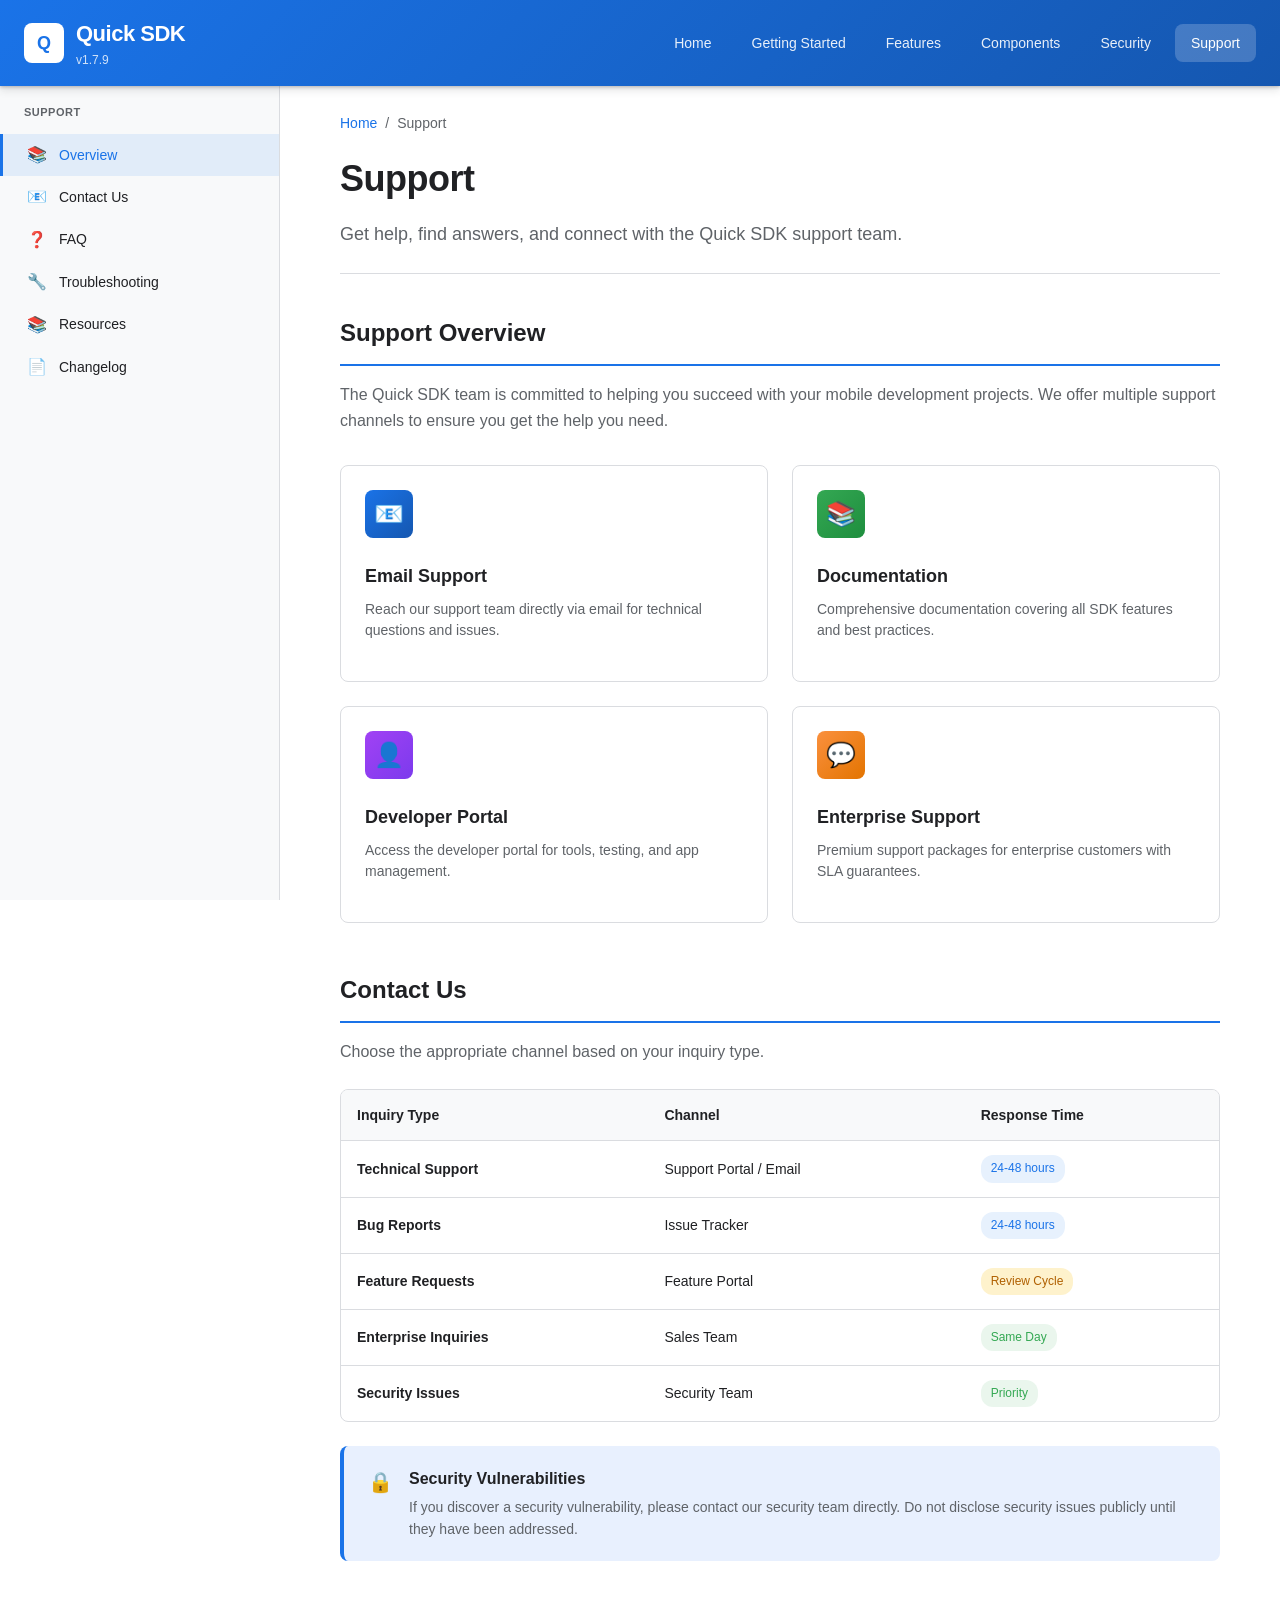
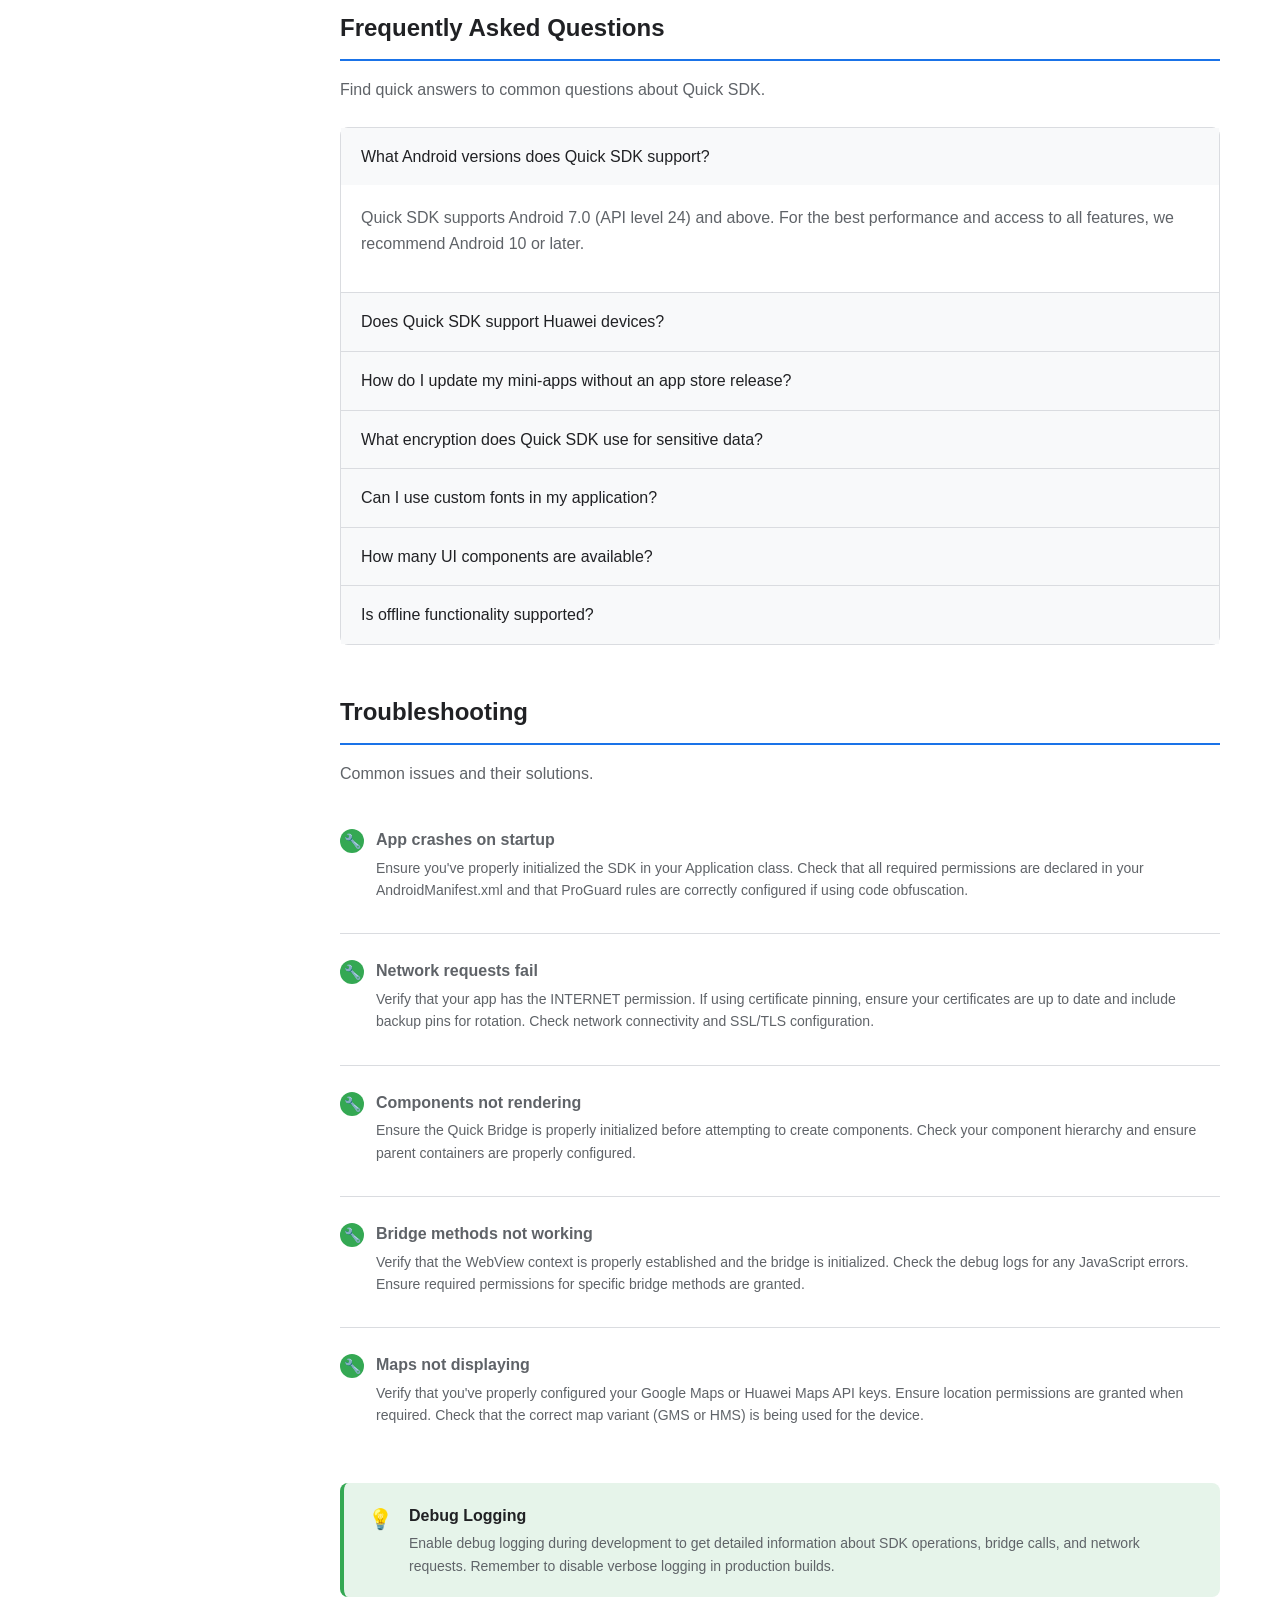
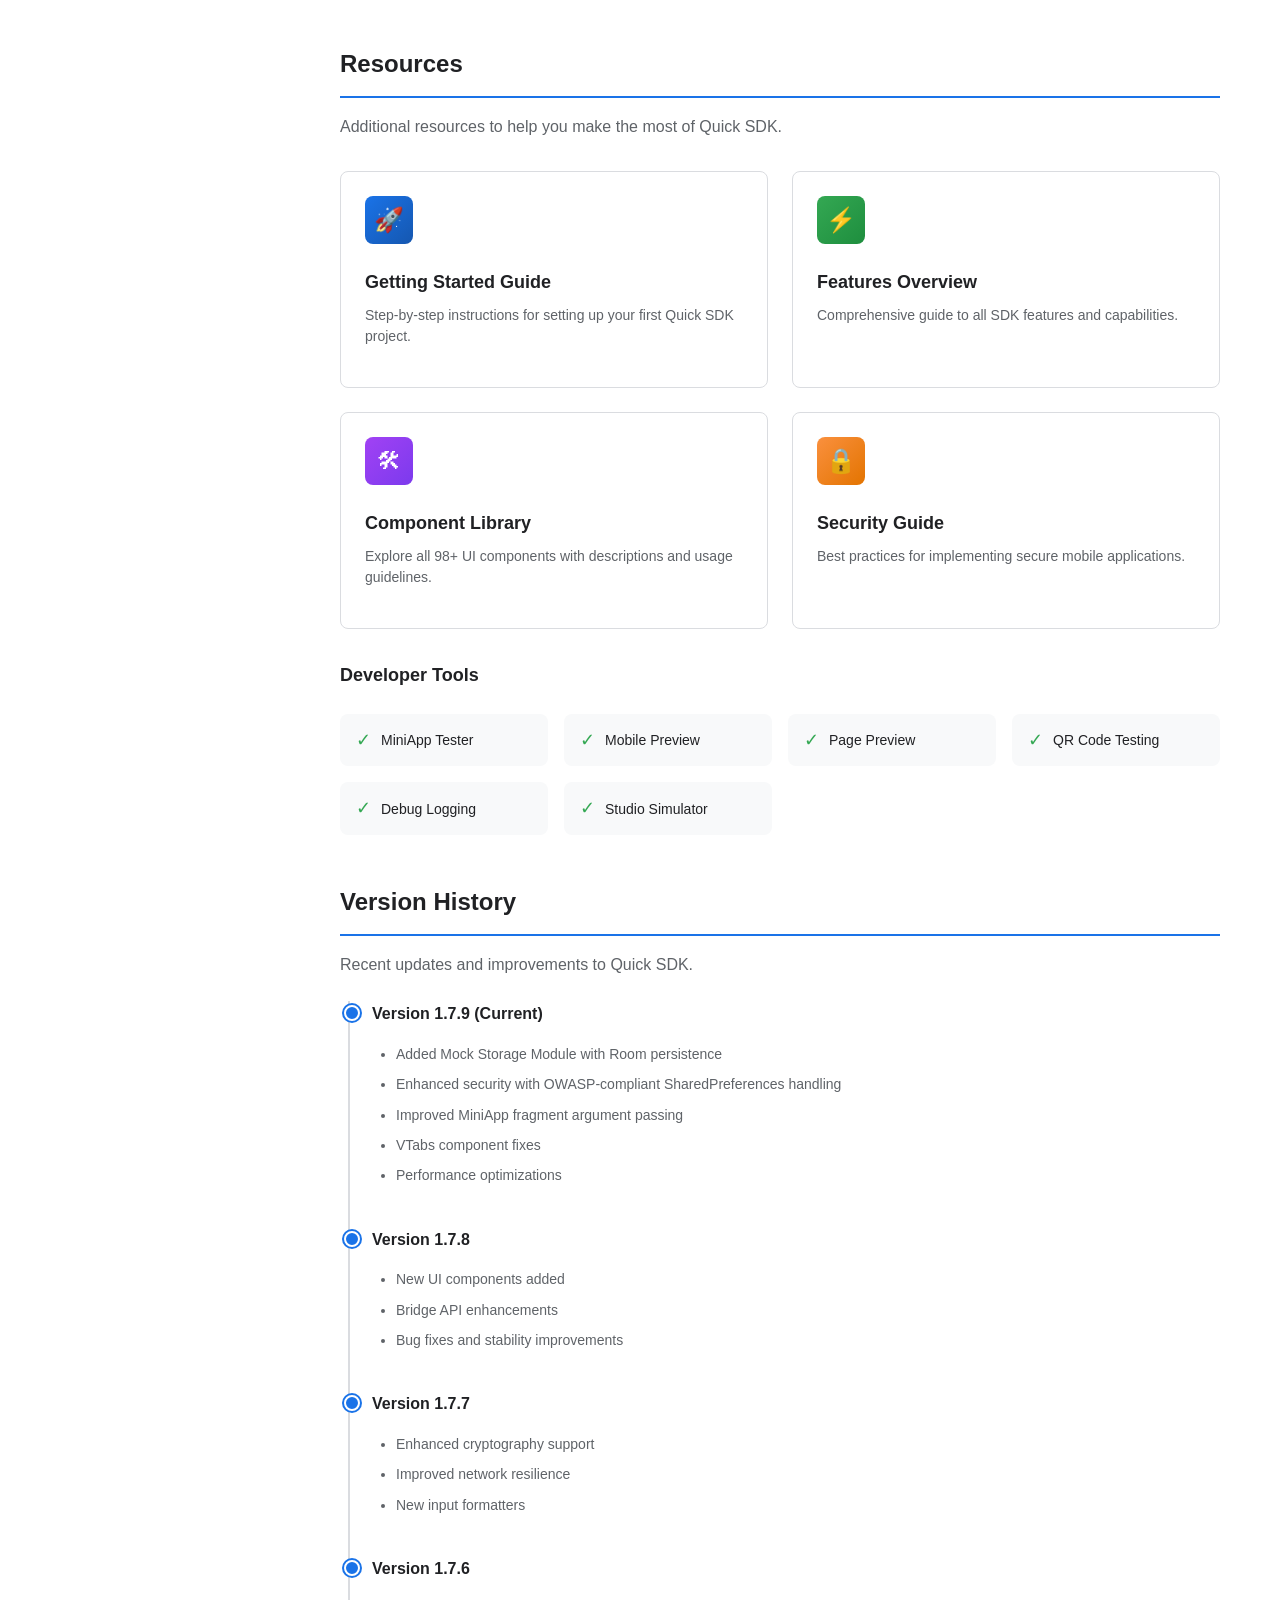
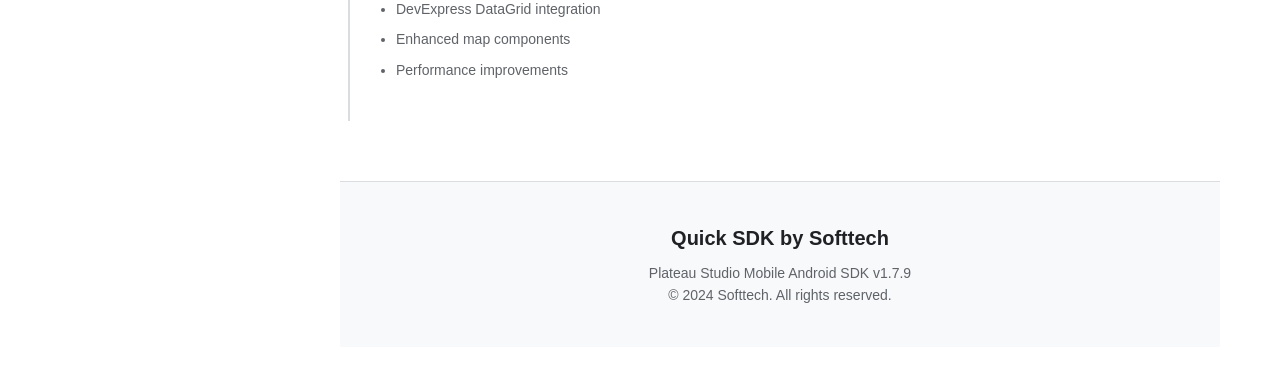
<file: docs/pages/support.html>
<!DOCTYPE html>
<html lang="en">
<head>
    <meta charset="UTF-8">
    <meta name="viewport" content="width=device-width, initial-scale=1.0">
    <title>Support - Quick SDK Documentation</title>
    <link rel="stylesheet" href="../css/styles.css">
    <link rel="icon" type="image/svg+xml" href="data:image/svg+xml,<svg xmlns='http://www.w3.org/2000/svg' viewBox='0 0 100 100'><rect fill='%231a73e8' rx='15' width='100' height='100'/><text x='50' y='68' text-anchor='middle' fill='white' font-size='50' font-family='Arial' font-weight='bold'>Q</text></svg>">
</head>
<body>
    <!-- Header -->
    <header class="header">
        <div class="header-content">
            <a href="../index.html" class="logo">
                <div class="logo-icon">Q</div>
                <div>
                    <div class="logo-text">Quick SDK</div>
                    <div class="logo-version">v1.7.9</div>
                </div>
            </a>
            <nav class="nav">
                <a href="../index.html">Home</a>
                <a href="getting-started.html">Getting Started</a>
                <a href="features.html">Features</a>
                <a href="components.html">Components</a>
                <a href="security.html">Security</a>
                <a href="support.html" class="active">Support</a>
            </nav>
        </div>
    </header>

    <!-- Main Content -->
    <main class="main-layout">
        <!-- Sidebar -->
        <aside class="sidebar">
            <div class="sidebar-section">
                <div class="sidebar-title">Support</div>
                <ul class="sidebar-nav">
                    <li><a href="#overview" class="active"><span class="icon">&#128218;</span> Overview</a></li>
                    <li><a href="#contact"><span class="icon">&#128231;</span> Contact Us</a></li>
                    <li><a href="#faq"><span class="icon">&#10067;</span> FAQ</a></li>
                    <li><a href="#troubleshooting"><span class="icon">&#128295;</span> Troubleshooting</a></li>
                    <li><a href="#resources"><span class="icon">&#128218;</span> Resources</a></li>
                    <li><a href="#changelog"><span class="icon">&#128196;</span> Changelog</a></li>
                </ul>
            </div>
        </aside>

        <!-- Content -->
        <div class="content">
            <!-- Breadcrumb -->
            <div class="breadcrumb">
                <a href="../index.html">Home</a>
                <span>/</span>
                <span>Support</span>
            </div>

            <!-- Page Header -->
            <div class="page-header">
                <h1 class="page-title">Support</h1>
                <p class="page-subtitle">Get help, find answers, and connect with the Quick SDK support team.</p>
            </div>

            <!-- Overview Section -->
            <section id="overview">
                <h2>Support Overview</h2>
                <p>The Quick SDK team is committed to helping you succeed with your mobile development projects. We offer multiple support channels to ensure you get the help you need.</p>

                <div class="card-grid">
                    <div class="card">
                        <div class="card-icon">&#128231;</div>
                        <h3 class="card-title">Email Support</h3>
                        <p class="card-description">Reach our support team directly via email for technical questions and issues.</p>
                    </div>
                    <div class="card">
                        <div class="card-icon green">&#128218;</div>
                        <h3 class="card-title">Documentation</h3>
                        <p class="card-description">Comprehensive documentation covering all SDK features and best practices.</p>
                    </div>
                    <div class="card">
                        <div class="card-icon purple">&#128100;</div>
                        <h3 class="card-title">Developer Portal</h3>
                        <p class="card-description">Access the developer portal for tools, testing, and app management.</p>
                    </div>
                    <div class="card">
                        <div class="card-icon orange">&#128172;</div>
                        <h3 class="card-title">Enterprise Support</h3>
                        <p class="card-description">Premium support packages for enterprise customers with SLA guarantees.</p>
                    </div>
                </div>
            </section>

            <!-- Contact Section -->
            <section id="contact">
                <h2>Contact Us</h2>
                <p>Choose the appropriate channel based on your inquiry type.</p>

                <div class="table-container">
                    <table>
                        <thead>
                            <tr>
                                <th>Inquiry Type</th>
                                <th>Channel</th>
                                <th>Response Time</th>
                            </tr>
                        </thead>
                        <tbody>
                            <tr>
                                <td><strong>Technical Support</strong></td>
                                <td>Support Portal / Email</td>
                                <td><span class="badge primary">24-48 hours</span></td>
                            </tr>
                            <tr>
                                <td><strong>Bug Reports</strong></td>
                                <td>Issue Tracker</td>
                                <td><span class="badge primary">24-48 hours</span></td>
                            </tr>
                            <tr>
                                <td><strong>Feature Requests</strong></td>
                                <td>Feature Portal</td>
                                <td><span class="badge warning">Review Cycle</span></td>
                            </tr>
                            <tr>
                                <td><strong>Enterprise Inquiries</strong></td>
                                <td>Sales Team</td>
                                <td><span class="badge success">Same Day</span></td>
                            </tr>
                            <tr>
                                <td><strong>Security Issues</strong></td>
                                <td>Security Team</td>
                                <td><span class="badge success">Priority</span></td>
                            </tr>
                        </tbody>
                    </table>
                </div>

                <div class="info-box note">
                    <div class="info-box-icon">&#128274;</div>
                    <div class="info-box-content">
                        <div class="info-box-title">Security Vulnerabilities</div>
                        <div class="info-box-text">If you discover a security vulnerability, please contact our security team directly. Do not disclose security issues publicly until they have been addressed.</div>
                    </div>
                </div>
            </section>

            <!-- FAQ Section -->
            <section id="faq">
                <h2>Frequently Asked Questions</h2>
                <p>Find quick answers to common questions about Quick SDK.</p>

                <div class="accordion">
                    <div class="accordion-item active">
                        <div class="accordion-header">
                            What Android versions does Quick SDK support?
                        </div>
                        <div class="accordion-content">
                            <p>Quick SDK supports Android 7.0 (API level 24) and above. For the best performance and access to all features, we recommend Android 10 or later.</p>
                        </div>
                    </div>
                    <div class="accordion-item">
                        <div class="accordion-header">
                            Does Quick SDK support Huawei devices?
                        </div>
                        <div class="accordion-content">
                            <p>Yes, Quick SDK fully supports Huawei Mobile Services (HMS) in addition to Google Mobile Services (GMS). This includes Huawei Maps, Scan Kit for QR codes, and other HMS-specific features.</p>
                        </div>
                    </div>
                    <div class="accordion-item">
                        <div class="accordion-header">
                            How do I update my mini-apps without an app store release?
                        </div>
                        <div class="accordion-content">
                            <p>Mini-apps run within WebView containers and are loaded dynamically. You can update mini-app content on your server, and users will receive the updates the next time they open the mini-app. No app store submission is required for mini-app updates.</p>
                        </div>
                    </div>
                    <div class="accordion-item">
                        <div class="accordion-header">
                            What encryption does Quick SDK use for sensitive data?
                        </div>
                        <div class="accordion-content">
                            <p>Quick SDK uses AES-256-GCM encryption for sensitive data storage. Encryption keys are stored in Android Keystore, which provides hardware-backed security on supported devices. This is the same level of encryption used by banking applications.</p>
                        </div>
                    </div>
                    <div class="accordion-item">
                        <div class="accordion-header">
                            Can I use custom fonts in my application?
                        </div>
                        <div class="accordion-content">
                            <p>Yes, Quick SDK supports custom font loading. You can load custom fonts and apply them throughout your application using the SDK's typography system.</p>
                        </div>
                    </div>
                    <div class="accordion-item">
                        <div class="accordion-header">
                            How many UI components are available?
                        </div>
                        <div class="accordion-content">
                            <p>Quick SDK includes 98+ pre-built UI components organized into categories including layouts, navigation, input controls, data display, media, and more. All components follow Material Design guidelines.</p>
                        </div>
                    </div>
                    <div class="accordion-item">
                        <div class="accordion-header">
                            Is offline functionality supported?
                        </div>
                        <div class="accordion-content">
                            <p>Yes, Quick SDK supports offline functionality through local storage options including Room Database, Encrypted Storage, and Local Storage. You can cache data locally and sync when connectivity is restored.</p>
                        </div>
                    </div>
                </div>
            </section>

            <!-- Troubleshooting Section -->
            <section id="troubleshooting">
                <h2>Troubleshooting</h2>
                <p>Common issues and their solutions.</p>

                <ul class="feature-list">
                    <li>
                        <div class="feature-icon">&#128295;</div>
                        <div class="feature-content">
                            <h4>App crashes on startup</h4>
                            <p>Ensure you've properly initialized the SDK in your Application class. Check that all required permissions are declared in your AndroidManifest.xml and that ProGuard rules are correctly configured if using code obfuscation.</p>
                        </div>
                    </li>
                    <li>
                        <div class="feature-icon">&#128295;</div>
                        <div class="feature-content">
                            <h4>Network requests fail</h4>
                            <p>Verify that your app has the INTERNET permission. If using certificate pinning, ensure your certificates are up to date and include backup pins for rotation. Check network connectivity and SSL/TLS configuration.</p>
                        </div>
                    </li>
                    <li>
                        <div class="feature-icon">&#128295;</div>
                        <div class="feature-content">
                            <h4>Components not rendering</h4>
                            <p>Ensure the Quick Bridge is properly initialized before attempting to create components. Check your component hierarchy and ensure parent containers are properly configured.</p>
                        </div>
                    </li>
                    <li>
                        <div class="feature-icon">&#128295;</div>
                        <div class="feature-content">
                            <h4>Bridge methods not working</h4>
                            <p>Verify that the WebView context is properly established and the bridge is initialized. Check the debug logs for any JavaScript errors. Ensure required permissions for specific bridge methods are granted.</p>
                        </div>
                    </li>
                    <li>
                        <div class="feature-icon">&#128295;</div>
                        <div class="feature-content">
                            <h4>Maps not displaying</h4>
                            <p>Verify that you've properly configured your Google Maps or Huawei Maps API keys. Ensure location permissions are granted when required. Check that the correct map variant (GMS or HMS) is being used for the device.</p>
                        </div>
                    </li>
                </ul>

                <div class="info-box tip">
                    <div class="info-box-icon">&#128161;</div>
                    <div class="info-box-content">
                        <div class="info-box-title">Debug Logging</div>
                        <div class="info-box-text">Enable debug logging during development to get detailed information about SDK operations, bridge calls, and network requests. Remember to disable verbose logging in production builds.</div>
                    </div>
                </div>
            </section>

            <!-- Resources Section -->
            <section id="resources">
                <h2>Resources</h2>
                <p>Additional resources to help you make the most of Quick SDK.</p>

                <div class="card-grid">
                    <a href="getting-started.html" class="card">
                        <div class="card-icon">&#128640;</div>
                        <h3 class="card-title">Getting Started Guide</h3>
                        <p class="card-description">Step-by-step instructions for setting up your first Quick SDK project.</p>
                    </a>
                    <a href="features.html" class="card">
                        <div class="card-icon green">&#9889;</div>
                        <h3 class="card-title">Features Overview</h3>
                        <p class="card-description">Comprehensive guide to all SDK features and capabilities.</p>
                    </a>
                    <a href="components.html" class="card">
                        <div class="card-icon purple">&#128736;</div>
                        <h3 class="card-title">Component Library</h3>
                        <p class="card-description">Explore all 98+ UI components with descriptions and usage guidelines.</p>
                    </a>
                    <a href="security.html" class="card">
                        <div class="card-icon orange">&#128274;</div>
                        <h3 class="card-title">Security Guide</h3>
                        <p class="card-description">Best practices for implementing secure mobile applications.</p>
                    </a>
                </div>

                <h3>Developer Tools</h3>
                <div class="capability-grid">
                    <div class="capability-item">
                        <span class="capability-check">&#10003;</span>
                        MiniApp Tester
                    </div>
                    <div class="capability-item">
                        <span class="capability-check">&#10003;</span>
                        Mobile Preview
                    </div>
                    <div class="capability-item">
                        <span class="capability-check">&#10003;</span>
                        Page Preview
                    </div>
                    <div class="capability-item">
                        <span class="capability-check">&#10003;</span>
                        QR Code Testing
                    </div>
                    <div class="capability-item">
                        <span class="capability-check">&#10003;</span>
                        Debug Logging
                    </div>
                    <div class="capability-item">
                        <span class="capability-check">&#10003;</span>
                        Studio Simulator
                    </div>
                </div>
            </section>

            <!-- Changelog Section -->
            <section id="changelog">
                <h2>Version History</h2>
                <p>Recent updates and improvements to Quick SDK.</p>

                <div class="timeline">
                    <div class="timeline-item">
                        <div class="timeline-title">Version 1.7.9 (Current)</div>
                        <div class="timeline-text">
                            <ul>
                                <li>Added Mock Storage Module with Room persistence</li>
                                <li>Enhanced security with OWASP-compliant SharedPreferences handling</li>
                                <li>Improved MiniApp fragment argument passing</li>
                                <li>VTabs component fixes</li>
                                <li>Performance optimizations</li>
                            </ul>
                        </div>
                    </div>
                    <div class="timeline-item">
                        <div class="timeline-title">Version 1.7.8</div>
                        <div class="timeline-text">
                            <ul>
                                <li>New UI components added</li>
                                <li>Bridge API enhancements</li>
                                <li>Bug fixes and stability improvements</li>
                            </ul>
                        </div>
                    </div>
                    <div class="timeline-item">
                        <div class="timeline-title">Version 1.7.7</div>
                        <div class="timeline-text">
                            <ul>
                                <li>Enhanced cryptography support</li>
                                <li>Improved network resilience</li>
                                <li>New input formatters</li>
                            </ul>
                        </div>
                    </div>
                    <div class="timeline-item">
                        <div class="timeline-title">Version 1.7.6</div>
                        <div class="timeline-text">
                            <ul>
                                <li>DevExpress DataGrid integration</li>
                                <li>Enhanced map components</li>
                                <li>Performance improvements</li>
                            </ul>
                        </div>
                    </div>
                </div>
            </section>

            <!-- Footer -->
            <footer class="footer">
                <div class="footer-content">
                    <div class="footer-logo">Quick SDK by Softtech</div>
                    <p class="footer-text">Plateau Studio Mobile Android SDK v1.7.9<br>&copy; 2024 Softtech. All rights reserved.</p>
                </div>
            </footer>
        </div>
    </main>

    <script>
        // Simple accordion functionality
        document.querySelectorAll('.accordion-header').forEach(header => {
            header.addEventListener('click', () => {
                const item = header.parentElement;
                item.classList.toggle('active');
            });
        });
    </script>
</body>
</html>
</file>
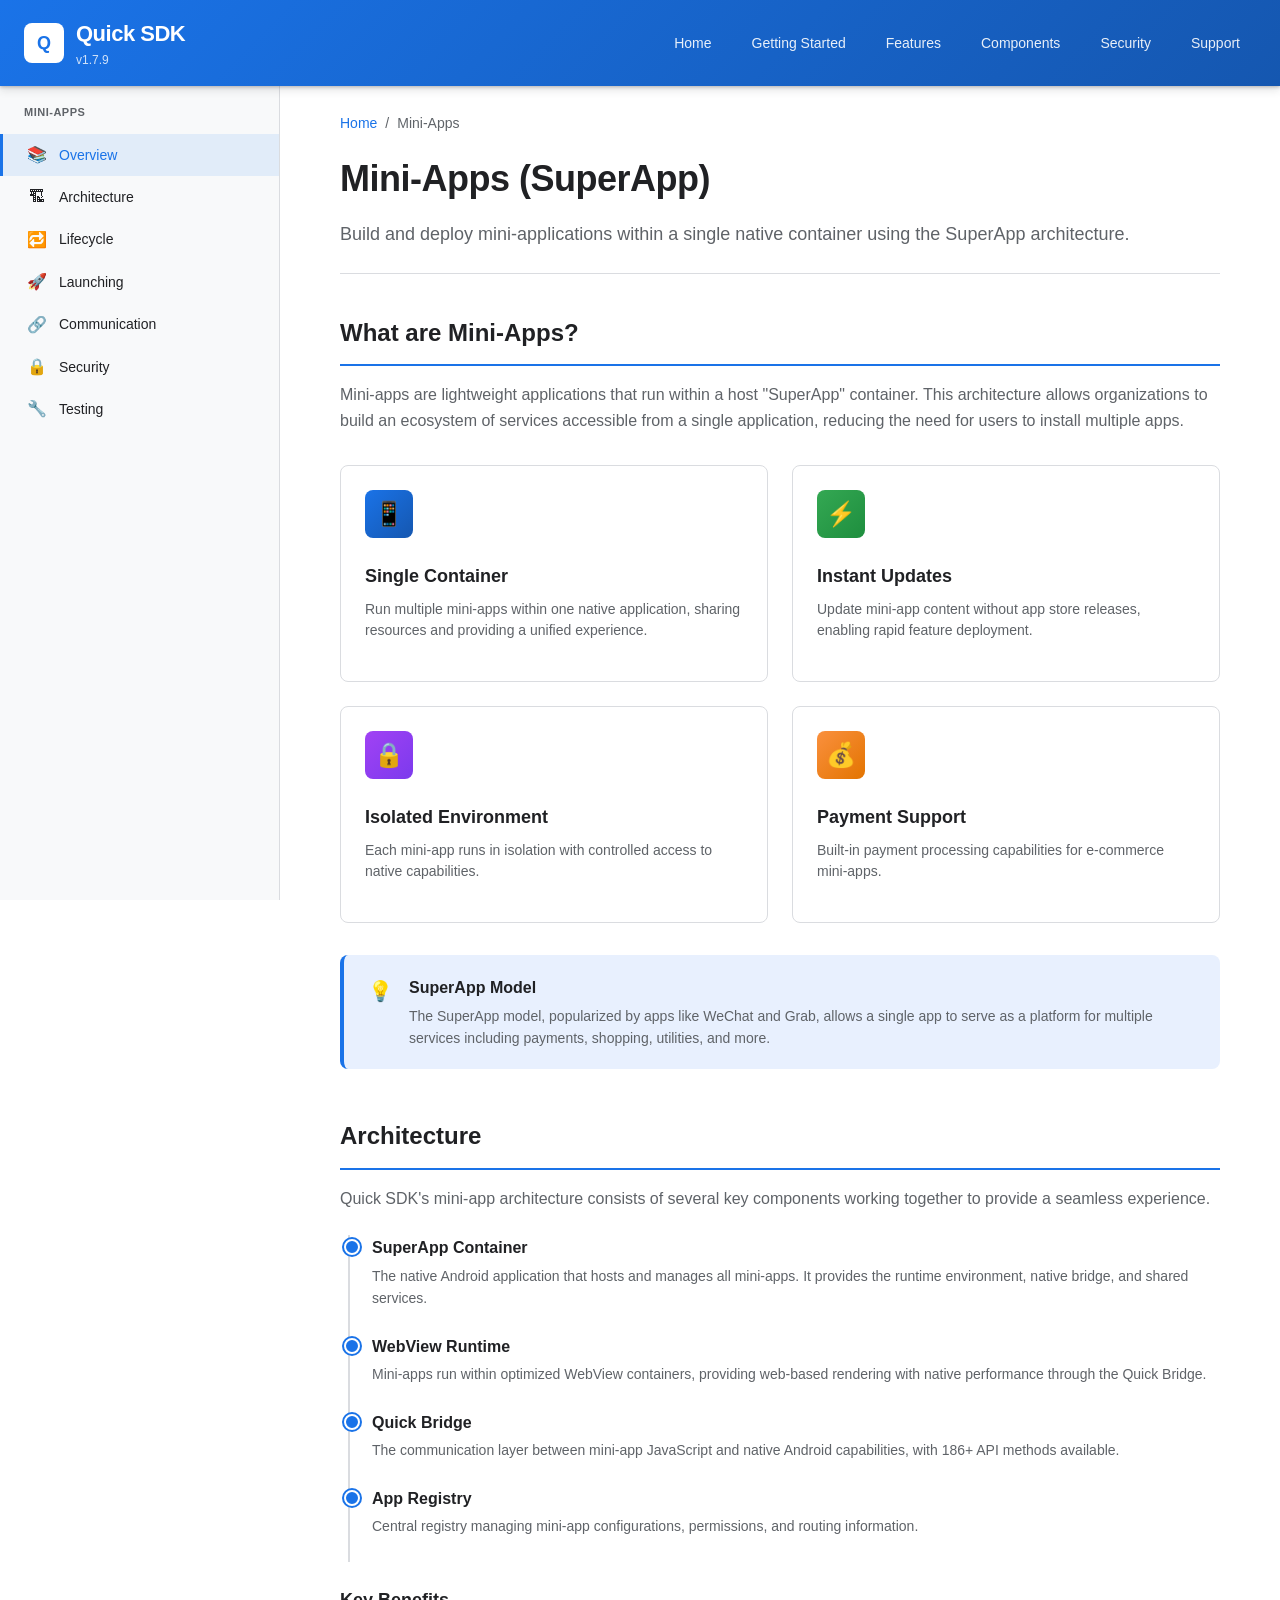
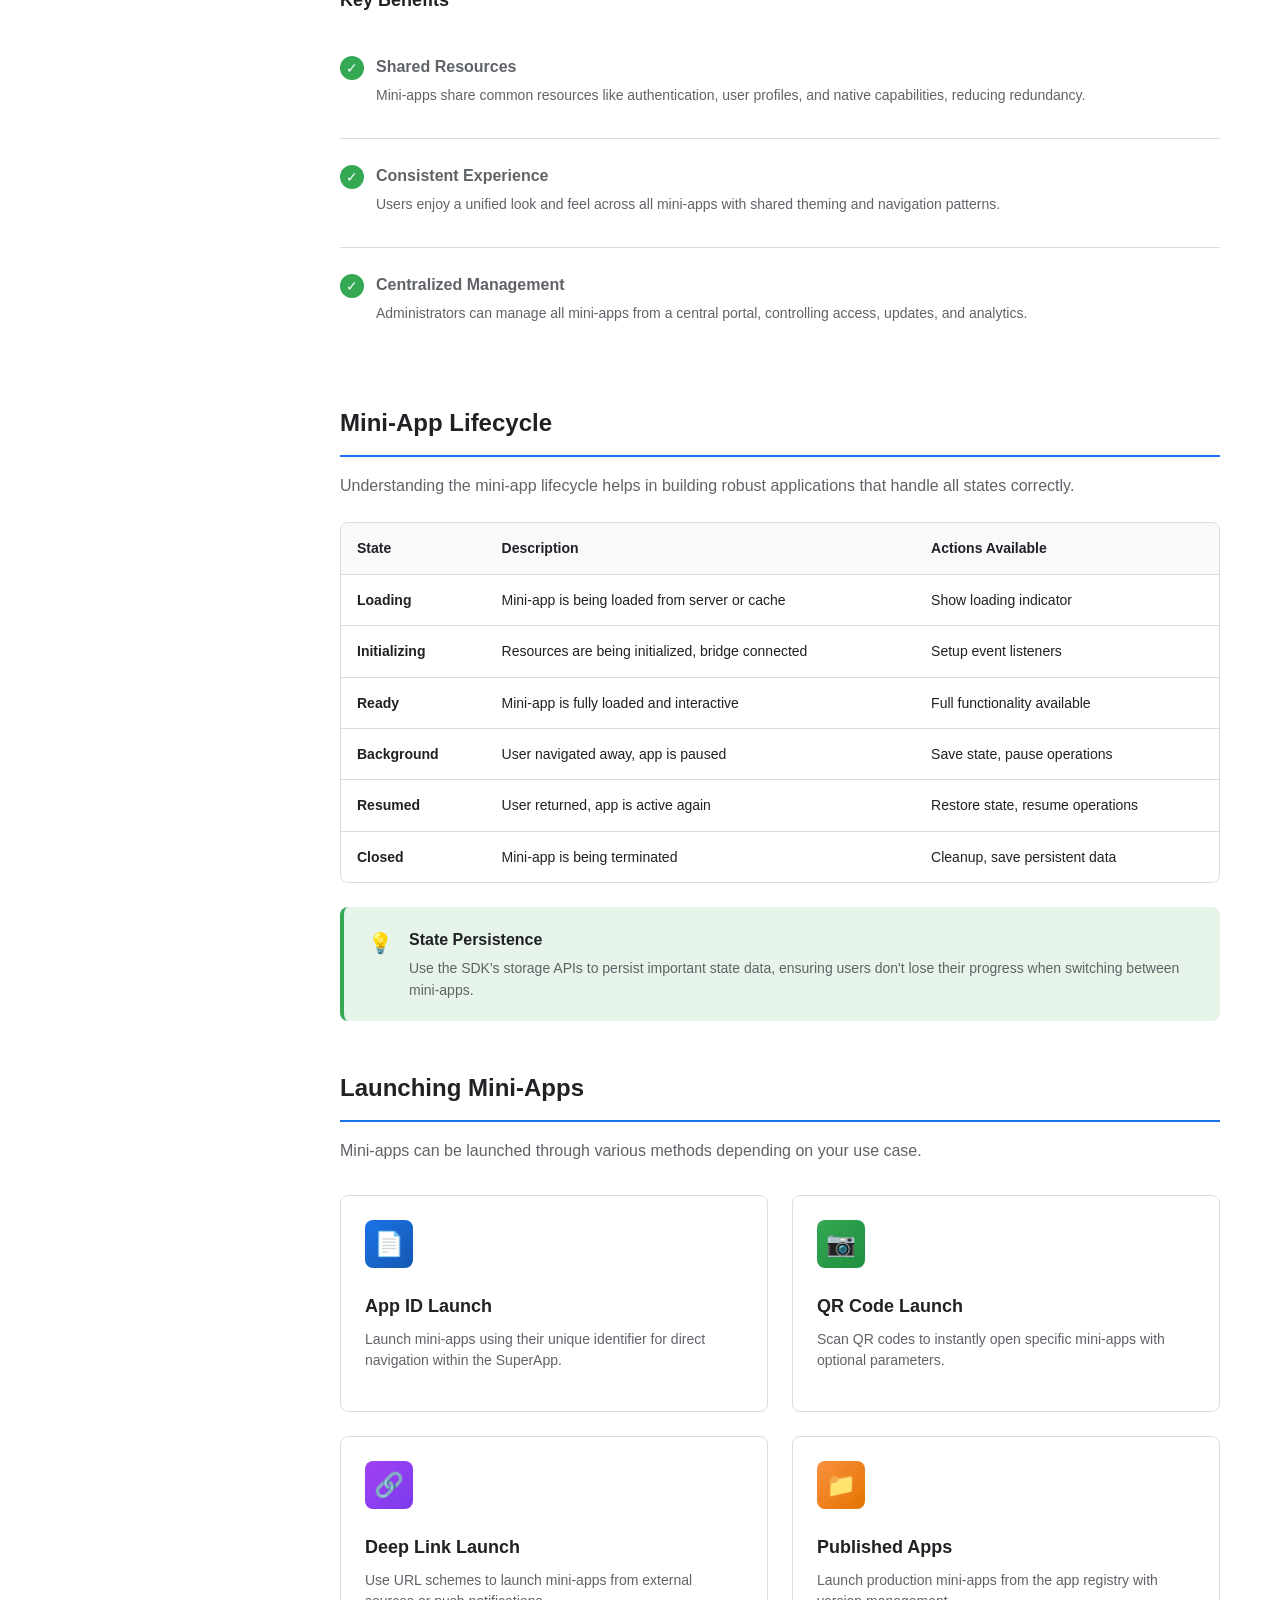
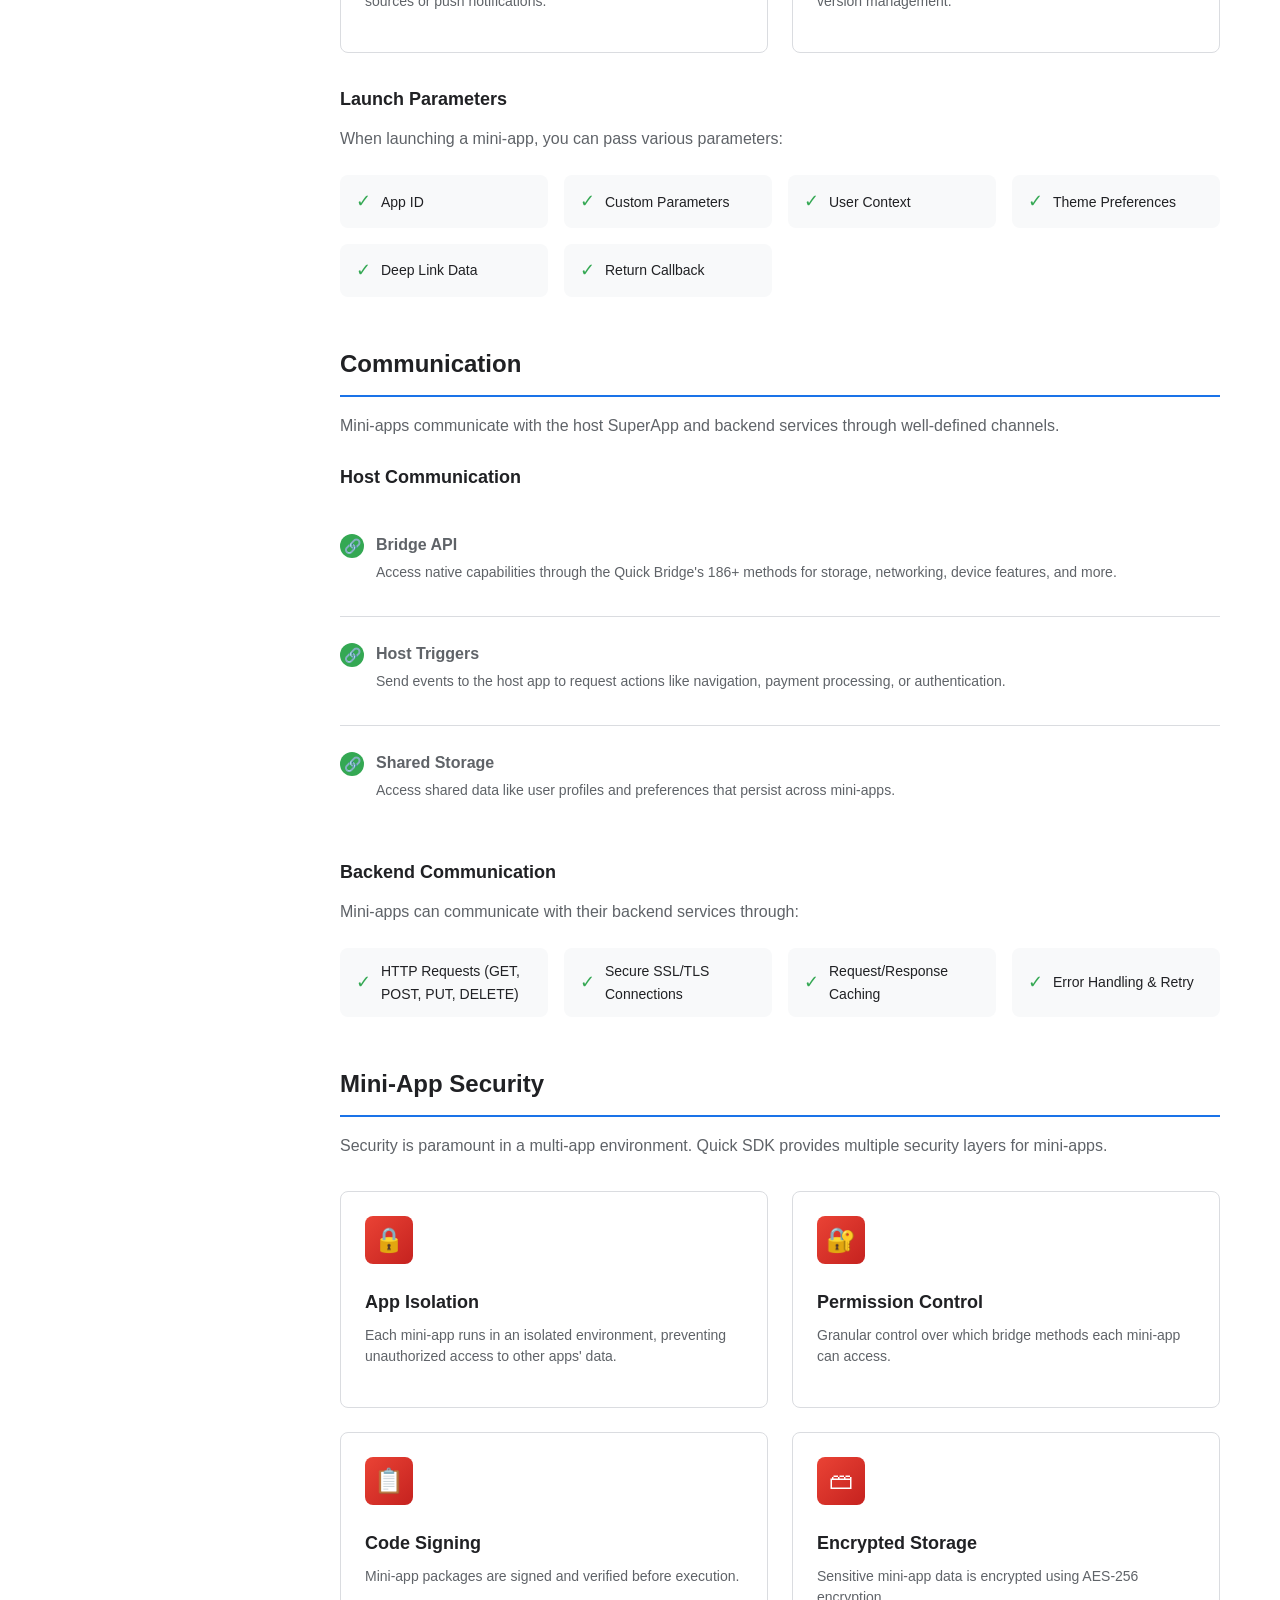
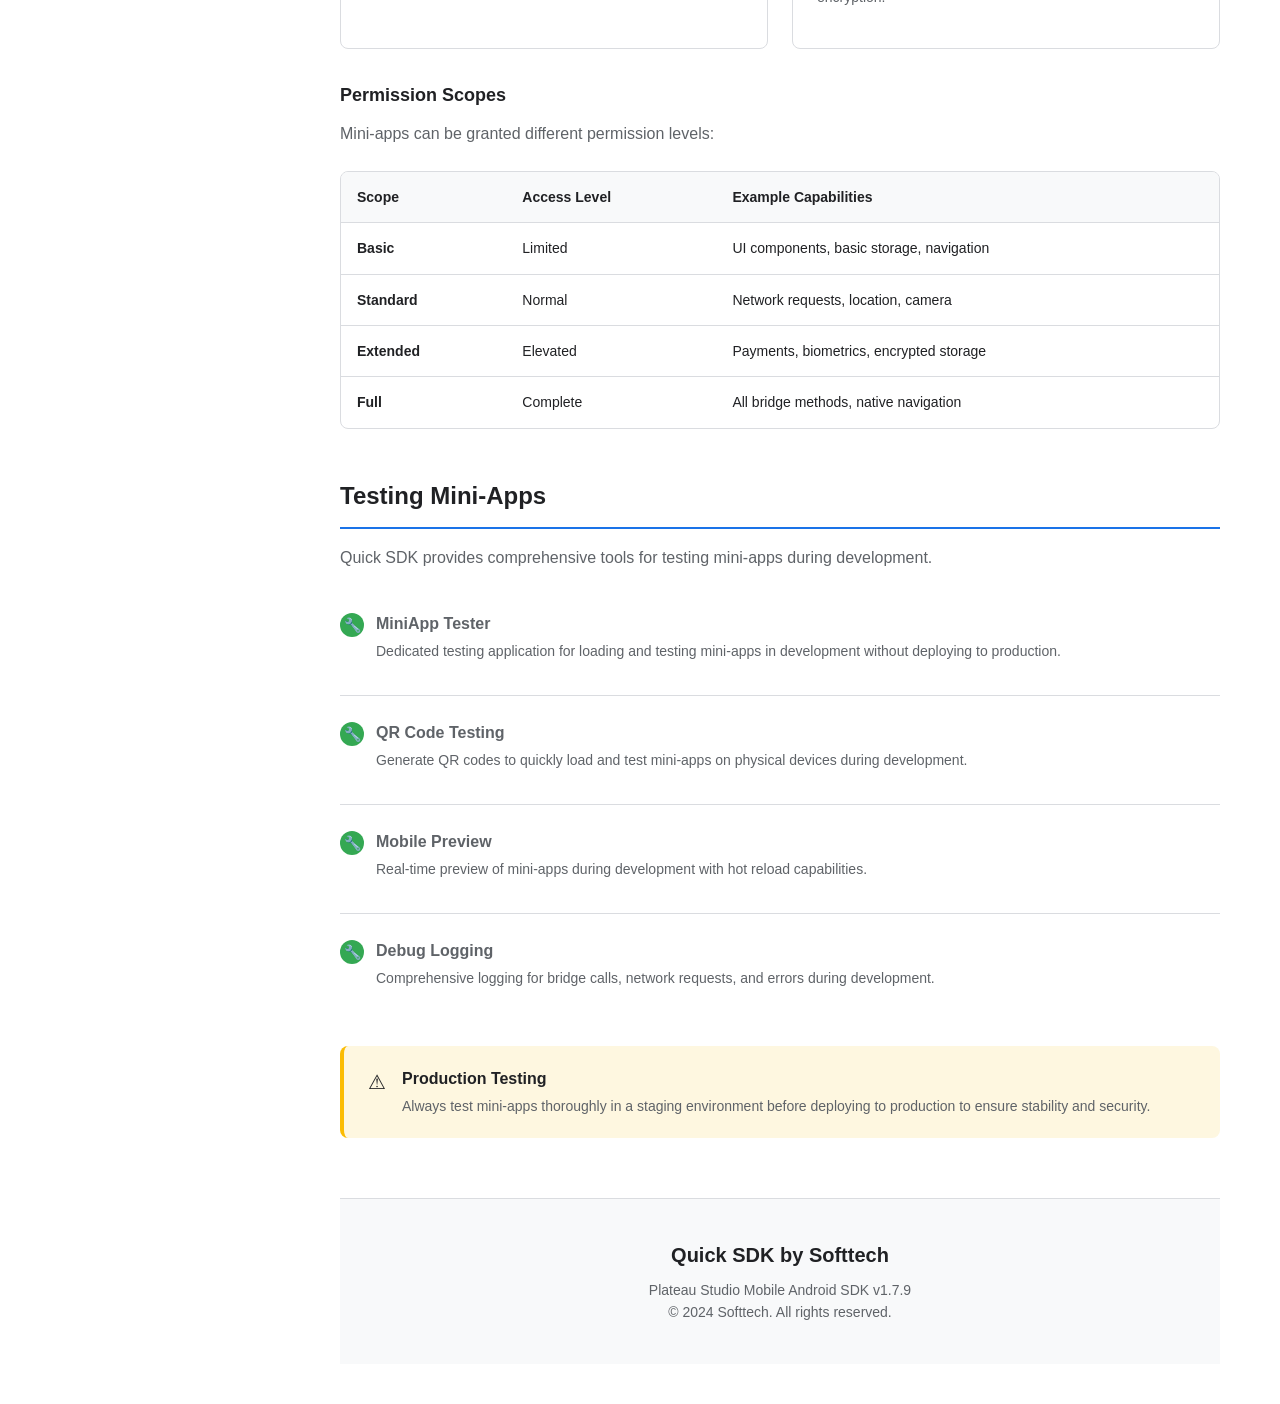
<file: docs/site/pages/miniapps.html>
<!DOCTYPE html>
<html lang="en">
<head>
    <meta charset="UTF-8">
    <meta name="viewport" content="width=device-width, initial-scale=1.0">
    <title>Mini-Apps - Quick SDK Documentation</title>
    <link rel="stylesheet" href="../css/styles.css">
    <link rel="icon" type="image/svg+xml" href="data:image/svg+xml,<svg xmlns='http://www.w3.org/2000/svg' viewBox='0 0 100 100'><rect fill='%231a73e8' rx='15' width='100' height='100'/><text x='50' y='68' text-anchor='middle' fill='white' font-size='50' font-family='Arial' font-weight='bold'>Q</text></svg>">
</head>
<body>
    <!-- Header -->
    <header class="header">
        <div class="header-content">
            <a href="../index.html" class="logo">
                <div class="logo-icon">Q</div>
                <div>
                    <div class="logo-text">Quick SDK</div>
                    <div class="logo-version">v1.7.9</div>
                </div>
            </a>
            <nav class="nav">
                <a href="../index.html">Home</a>
                <a href="getting-started.html">Getting Started</a>
                <a href="features.html">Features</a>
                <a href="components.html">Components</a>
                <a href="security.html">Security</a>
                <a href="support.html">Support</a>
            </nav>
        </div>
    </header>

    <!-- Main Content -->
    <main class="main-layout">
        <!-- Sidebar -->
        <aside class="sidebar">
            <div class="sidebar-section">
                <div class="sidebar-title">Mini-Apps</div>
                <ul class="sidebar-nav">
                    <li><a href="#overview" class="active"><span class="icon">&#128218;</span> Overview</a></li>
                    <li><a href="#architecture"><span class="icon">&#127959;</span> Architecture</a></li>
                    <li><a href="#lifecycle"><span class="icon">&#128257;</span> Lifecycle</a></li>
                    <li><a href="#launching"><span class="icon">&#128640;</span> Launching</a></li>
                    <li><a href="#communication"><span class="icon">&#128279;</span> Communication</a></li>
                    <li><a href="#security"><span class="icon">&#128274;</span> Security</a></li>
                    <li><a href="#testing"><span class="icon">&#128295;</span> Testing</a></li>
                </ul>
            </div>
        </aside>

        <!-- Content -->
        <div class="content">
            <!-- Breadcrumb -->
            <div class="breadcrumb">
                <a href="../index.html">Home</a>
                <span>/</span>
                <span>Mini-Apps</span>
            </div>

            <!-- Page Header -->
            <div class="page-header">
                <h1 class="page-title">Mini-Apps (SuperApp)</h1>
                <p class="page-subtitle">Build and deploy mini-applications within a single native container using the SuperApp architecture.</p>
            </div>

            <!-- Overview Section -->
            <section id="overview">
                <h2>What are Mini-Apps?</h2>
                <p>Mini-apps are lightweight applications that run within a host "SuperApp" container. This architecture allows organizations to build an ecosystem of services accessible from a single application, reducing the need for users to install multiple apps.</p>

                <div class="card-grid">
                    <div class="card">
                        <div class="card-icon">&#128241;</div>
                        <h3 class="card-title">Single Container</h3>
                        <p class="card-description">Run multiple mini-apps within one native application, sharing resources and providing a unified experience.</p>
                    </div>
                    <div class="card">
                        <div class="card-icon green">&#9889;</div>
                        <h3 class="card-title">Instant Updates</h3>
                        <p class="card-description">Update mini-app content without app store releases, enabling rapid feature deployment.</p>
                    </div>
                    <div class="card">
                        <div class="card-icon purple">&#128274;</div>
                        <h3 class="card-title">Isolated Environment</h3>
                        <p class="card-description">Each mini-app runs in isolation with controlled access to native capabilities.</p>
                    </div>
                    <div class="card">
                        <div class="card-icon orange">&#128176;</div>
                        <h3 class="card-title">Payment Support</h3>
                        <p class="card-description">Built-in payment processing capabilities for e-commerce mini-apps.</p>
                    </div>
                </div>

                <div class="info-box note">
                    <div class="info-box-icon">&#128161;</div>
                    <div class="info-box-content">
                        <div class="info-box-title">SuperApp Model</div>
                        <div class="info-box-text">The SuperApp model, popularized by apps like WeChat and Grab, allows a single app to serve as a platform for multiple services including payments, shopping, utilities, and more.</div>
                    </div>
                </div>
            </section>

            <!-- Architecture Section -->
            <section id="architecture">
                <h2>Architecture</h2>
                <p>Quick SDK's mini-app architecture consists of several key components working together to provide a seamless experience.</p>

                <div class="timeline">
                    <div class="timeline-item">
                        <div class="timeline-title">SuperApp Container</div>
                        <div class="timeline-text">The native Android application that hosts and manages all mini-apps. It provides the runtime environment, native bridge, and shared services.</div>
                    </div>
                    <div class="timeline-item">
                        <div class="timeline-title">WebView Runtime</div>
                        <div class="timeline-text">Mini-apps run within optimized WebView containers, providing web-based rendering with native performance through the Quick Bridge.</div>
                    </div>
                    <div class="timeline-item">
                        <div class="timeline-title">Quick Bridge</div>
                        <div class="timeline-text">The communication layer between mini-app JavaScript and native Android capabilities, with 186+ API methods available.</div>
                    </div>
                    <div class="timeline-item">
                        <div class="timeline-title">App Registry</div>
                        <div class="timeline-text">Central registry managing mini-app configurations, permissions, and routing information.</div>
                    </div>
                </div>

                <h3>Key Benefits</h3>
                <ul class="feature-list">
                    <li>
                        <div class="feature-icon">&#10003;</div>
                        <div class="feature-content">
                            <h4>Shared Resources</h4>
                            <p>Mini-apps share common resources like authentication, user profiles, and native capabilities, reducing redundancy.</p>
                        </div>
                    </li>
                    <li>
                        <div class="feature-icon">&#10003;</div>
                        <div class="feature-content">
                            <h4>Consistent Experience</h4>
                            <p>Users enjoy a unified look and feel across all mini-apps with shared theming and navigation patterns.</p>
                        </div>
                    </li>
                    <li>
                        <div class="feature-icon">&#10003;</div>
                        <div class="feature-content">
                            <h4>Centralized Management</h4>
                            <p>Administrators can manage all mini-apps from a central portal, controlling access, updates, and analytics.</p>
                        </div>
                    </li>
                </ul>
            </section>

            <!-- Lifecycle Section -->
            <section id="lifecycle">
                <h2>Mini-App Lifecycle</h2>
                <p>Understanding the mini-app lifecycle helps in building robust applications that handle all states correctly.</p>

                <div class="table-container">
                    <table>
                        <thead>
                            <tr>
                                <th>State</th>
                                <th>Description</th>
                                <th>Actions Available</th>
                            </tr>
                        </thead>
                        <tbody>
                            <tr>
                                <td><strong>Loading</strong></td>
                                <td>Mini-app is being loaded from server or cache</td>
                                <td>Show loading indicator</td>
                            </tr>
                            <tr>
                                <td><strong>Initializing</strong></td>
                                <td>Resources are being initialized, bridge connected</td>
                                <td>Setup event listeners</td>
                            </tr>
                            <tr>
                                <td><strong>Ready</strong></td>
                                <td>Mini-app is fully loaded and interactive</td>
                                <td>Full functionality available</td>
                            </tr>
                            <tr>
                                <td><strong>Background</strong></td>
                                <td>User navigated away, app is paused</td>
                                <td>Save state, pause operations</td>
                            </tr>
                            <tr>
                                <td><strong>Resumed</strong></td>
                                <td>User returned, app is active again</td>
                                <td>Restore state, resume operations</td>
                            </tr>
                            <tr>
                                <td><strong>Closed</strong></td>
                                <td>Mini-app is being terminated</td>
                                <td>Cleanup, save persistent data</td>
                            </tr>
                        </tbody>
                    </table>
                </div>

                <div class="info-box tip">
                    <div class="info-box-icon">&#128161;</div>
                    <div class="info-box-content">
                        <div class="info-box-title">State Persistence</div>
                        <div class="info-box-text">Use the SDK's storage APIs to persist important state data, ensuring users don't lose their progress when switching between mini-apps.</div>
                    </div>
                </div>
            </section>

            <!-- Launching Section -->
            <section id="launching">
                <h2>Launching Mini-Apps</h2>
                <p>Mini-apps can be launched through various methods depending on your use case.</p>

                <div class="card-grid">
                    <div class="card">
                        <div class="card-icon">&#128196;</div>
                        <h3 class="card-title">App ID Launch</h3>
                        <p class="card-description">Launch mini-apps using their unique identifier for direct navigation within the SuperApp.</p>
                    </div>
                    <div class="card">
                        <div class="card-icon green">&#128247;</div>
                        <h3 class="card-title">QR Code Launch</h3>
                        <p class="card-description">Scan QR codes to instantly open specific mini-apps with optional parameters.</p>
                    </div>
                    <div class="card">
                        <div class="card-icon purple">&#128279;</div>
                        <h3 class="card-title">Deep Link Launch</h3>
                        <p class="card-description">Use URL schemes to launch mini-apps from external sources or push notifications.</p>
                    </div>
                    <div class="card">
                        <div class="card-icon orange">&#128193;</div>
                        <h3 class="card-title">Published Apps</h3>
                        <p class="card-description">Launch production mini-apps from the app registry with version management.</p>
                    </div>
                </div>

                <h3>Launch Parameters</h3>
                <p>When launching a mini-app, you can pass various parameters:</p>
                <div class="capability-grid">
                    <div class="capability-item">
                        <span class="capability-check">&#10003;</span>
                        App ID
                    </div>
                    <div class="capability-item">
                        <span class="capability-check">&#10003;</span>
                        Custom Parameters
                    </div>
                    <div class="capability-item">
                        <span class="capability-check">&#10003;</span>
                        User Context
                    </div>
                    <div class="capability-item">
                        <span class="capability-check">&#10003;</span>
                        Theme Preferences
                    </div>
                    <div class="capability-item">
                        <span class="capability-check">&#10003;</span>
                        Deep Link Data
                    </div>
                    <div class="capability-item">
                        <span class="capability-check">&#10003;</span>
                        Return Callback
                    </div>
                </div>
            </section>

            <!-- Communication Section -->
            <section id="communication">
                <h2>Communication</h2>
                <p>Mini-apps communicate with the host SuperApp and backend services through well-defined channels.</p>

                <h3>Host Communication</h3>
                <ul class="feature-list">
                    <li>
                        <div class="feature-icon">&#128279;</div>
                        <div class="feature-content">
                            <h4>Bridge API</h4>
                            <p>Access native capabilities through the Quick Bridge's 186+ methods for storage, networking, device features, and more.</p>
                        </div>
                    </li>
                    <li>
                        <div class="feature-icon">&#128279;</div>
                        <div class="feature-content">
                            <h4>Host Triggers</h4>
                            <p>Send events to the host app to request actions like navigation, payment processing, or authentication.</p>
                        </div>
                    </li>
                    <li>
                        <div class="feature-icon">&#128279;</div>
                        <div class="feature-content">
                            <h4>Shared Storage</h4>
                            <p>Access shared data like user profiles and preferences that persist across mini-apps.</p>
                        </div>
                    </li>
                </ul>

                <h3>Backend Communication</h3>
                <p>Mini-apps can communicate with their backend services through:</p>
                <div class="capability-grid">
                    <div class="capability-item">
                        <span class="capability-check">&#10003;</span>
                        HTTP Requests (GET, POST, PUT, DELETE)
                    </div>
                    <div class="capability-item">
                        <span class="capability-check">&#10003;</span>
                        Secure SSL/TLS Connections
                    </div>
                    <div class="capability-item">
                        <span class="capability-check">&#10003;</span>
                        Request/Response Caching
                    </div>
                    <div class="capability-item">
                        <span class="capability-check">&#10003;</span>
                        Error Handling & Retry
                    </div>
                </div>
            </section>

            <!-- Security Section -->
            <section id="security">
                <h2>Mini-App Security</h2>
                <p>Security is paramount in a multi-app environment. Quick SDK provides multiple security layers for mini-apps.</p>

                <div class="card-grid">
                    <div class="card">
                        <div class="card-icon red">&#128274;</div>
                        <h3 class="card-title">App Isolation</h3>
                        <p class="card-description">Each mini-app runs in an isolated environment, preventing unauthorized access to other apps' data.</p>
                    </div>
                    <div class="card">
                        <div class="card-icon red">&#128272;</div>
                        <h3 class="card-title">Permission Control</h3>
                        <p class="card-description">Granular control over which bridge methods each mini-app can access.</p>
                    </div>
                    <div class="card">
                        <div class="card-icon red">&#128203;</div>
                        <h3 class="card-title">Code Signing</h3>
                        <p class="card-description">Mini-app packages are signed and verified before execution.</p>
                    </div>
                    <div class="card">
                        <div class="card-icon red">&#128451;</div>
                        <h3 class="card-title">Encrypted Storage</h3>
                        <p class="card-description">Sensitive mini-app data is encrypted using AES-256 encryption.</p>
                    </div>
                </div>

                <h3>Permission Scopes</h3>
                <p>Mini-apps can be granted different permission levels:</p>
                <div class="table-container">
                    <table>
                        <thead>
                            <tr>
                                <th>Scope</th>
                                <th>Access Level</th>
                                <th>Example Capabilities</th>
                            </tr>
                        </thead>
                        <tbody>
                            <tr>
                                <td><strong>Basic</strong></td>
                                <td>Limited</td>
                                <td>UI components, basic storage, navigation</td>
                            </tr>
                            <tr>
                                <td><strong>Standard</strong></td>
                                <td>Normal</td>
                                <td>Network requests, location, camera</td>
                            </tr>
                            <tr>
                                <td><strong>Extended</strong></td>
                                <td>Elevated</td>
                                <td>Payments, biometrics, encrypted storage</td>
                            </tr>
                            <tr>
                                <td><strong>Full</strong></td>
                                <td>Complete</td>
                                <td>All bridge methods, native navigation</td>
                            </tr>
                        </tbody>
                    </table>
                </div>
            </section>

            <!-- Testing Section -->
            <section id="testing">
                <h2>Testing Mini-Apps</h2>
                <p>Quick SDK provides comprehensive tools for testing mini-apps during development.</p>

                <ul class="feature-list">
                    <li>
                        <div class="feature-icon">&#128295;</div>
                        <div class="feature-content">
                            <h4>MiniApp Tester</h4>
                            <p>Dedicated testing application for loading and testing mini-apps in development without deploying to production.</p>
                        </div>
                    </li>
                    <li>
                        <div class="feature-icon">&#128295;</div>
                        <div class="feature-content">
                            <h4>QR Code Testing</h4>
                            <p>Generate QR codes to quickly load and test mini-apps on physical devices during development.</p>
                        </div>
                    </li>
                    <li>
                        <div class="feature-icon">&#128295;</div>
                        <div class="feature-content">
                            <h4>Mobile Preview</h4>
                            <p>Real-time preview of mini-apps during development with hot reload capabilities.</p>
                        </div>
                    </li>
                    <li>
                        <div class="feature-icon">&#128295;</div>
                        <div class="feature-content">
                            <h4>Debug Logging</h4>
                            <p>Comprehensive logging for bridge calls, network requests, and errors during development.</p>
                        </div>
                    </li>
                </ul>

                <div class="info-box warning">
                    <div class="info-box-icon">&#9888;</div>
                    <div class="info-box-content">
                        <div class="info-box-title">Production Testing</div>
                        <div class="info-box-text">Always test mini-apps thoroughly in a staging environment before deploying to production to ensure stability and security.</div>
                    </div>
                </div>
            </section>

            <!-- Footer -->
            <footer class="footer">
                <div class="footer-content">
                    <div class="footer-logo">Quick SDK by Softtech</div>
                    <p class="footer-text">Plateau Studio Mobile Android SDK v1.7.9<br>&copy; 2024 Softtech. All rights reserved.</p>
                </div>
            </footer>
        </div>
    </main>
</body>
</html>
</file>
<file: docs/css/styles.css>
/* Quick SDK Documentation */

:root {
    --primary-color: #1a73e8;
    --primary-dark: #1557b0;
    --secondary-color: #5f6368;
    --accent-color: #34a853;
    --warning-color: #fbbc04;
    --error-color: #ea4335;
    --background: #ffffff;
    --surface: #f8f9fa;
    --surface-hover: #e8eaed;
    --text-primary: #202124;
    --text-secondary: #5f6368;
    --border-color: #dadce0;
    --shadow: 0 1px 3px rgba(60,64,67,0.3), 0 4px 8px rgba(60,64,67,0.15);
    --shadow-hover: 0 2px 6px rgba(60,64,67,0.3), 0 8px 16px rgba(60,64,67,0.15);
    --radius: 8px;
    --transition: all 0.2s ease;
}

* {
    margin: 0;
    padding: 0;
    box-sizing: border-box;
}

body {
    font-family: 'Segoe UI', Roboto, 'Helvetica Neue', Arial, sans-serif;
    background: var(--background);
    color: var(--text-primary);
    line-height: 1.6;
    font-size: 16px;
}

/* Header */
.header {
    background: linear-gradient(135deg, var(--primary-color) 0%, var(--primary-dark) 100%);
    color: white;
    padding: 0;
    position: fixed;
    top: 0;
    left: 0;
    right: 0;
    z-index: 1000;
    box-shadow: var(--shadow);
}

.header-content {
    max-width: 1400px;
    margin: 0 auto;
    padding: 16px 24px;
    display: flex;
    align-items: center;
    justify-content: space-between;
}

.logo {
    display: flex;
    align-items: center;
    gap: 12px;
    text-decoration: none;
    color: white;
}

.logo-icon {
    width: 40px;
    height: 40px;
    background: white;
    border-radius: 8px;
    display: flex;
    align-items: center;
    justify-content: center;
    font-weight: bold;
    color: var(--primary-color);
    font-size: 18px;
}

.logo-text {
    font-size: 22px;
    font-weight: 600;
    letter-spacing: -0.5px;
}

.logo-version {
    font-size: 12px;
    opacity: 0.8;
    font-weight: 400;
}

.nav {
    display: flex;
    gap: 8px;
}

.nav a {
    color: rgba(255,255,255,0.9);
    text-decoration: none;
    padding: 8px 16px;
    border-radius: var(--radius);
    transition: var(--transition);
    font-weight: 500;
    font-size: 14px;
}

.nav a:hover, .nav a.active {
    background: rgba(255,255,255,0.2);
    color: white;
}

/* Main Layout */
.main-layout {
    display: flex;
    margin-top: 72px;
    min-height: calc(100vh - 72px);
}

/* Sidebar */
.sidebar {
    width: 280px;
    background: var(--surface);
    border-right: 1px solid var(--border-color);
    padding: 24px 0;
    position: fixed;
    top: 72px;
    bottom: 0;
    left: 0;
    overflow-y: auto;
}

.sidebar-section {
    margin-bottom: 24px;
}

.sidebar-title {
    font-size: 11px;
    font-weight: 700;
    text-transform: uppercase;
    letter-spacing: 0.5px;
    color: var(--text-secondary);
    padding: 8px 24px;
    margin-bottom: 4px;
}

.sidebar-nav {
    list-style: none;
}

.sidebar-nav li a {
    display: flex;
    align-items: center;
    gap: 12px;
    padding: 10px 24px;
    color: var(--text-primary);
    text-decoration: none;
    font-size: 14px;
    transition: var(--transition);
    border-left: 3px solid transparent;
}

.sidebar-nav li a:hover {
    background: var(--surface-hover);
    border-left-color: var(--primary-color);
}

.sidebar-nav li a.active {
    background: rgba(26, 115, 232, 0.1);
    border-left-color: var(--primary-color);
    color: var(--primary-color);
    font-weight: 500;
}

.sidebar-nav li a .icon {
    width: 20px;
    height: 20px;
    display: flex;
    align-items: center;
    justify-content: center;
    font-size: 16px;
}

/* Content Area */
.content {
    flex: 1;
    margin-left: 280px;
    padding: 40px 60px;
    max-width: 1000px;
}

.content-full {
    margin-left: 0;
    max-width: 100%;
}

/* Page Header */
.page-header {
    margin-bottom: 40px;
    padding-bottom: 24px;
    border-bottom: 1px solid var(--border-color);
}

.page-title {
    font-size: 36px;
    font-weight: 600;
    color: var(--text-primary);
    margin-bottom: 12px;
    letter-spacing: -0.5px;
}

.page-subtitle {
    font-size: 18px;
    color: var(--text-secondary);
    font-weight: 400;
}

/* Breadcrumb */
.breadcrumb {
    display: flex;
    align-items: center;
    gap: 8px;
    font-size: 14px;
    margin-bottom: 16px;
}

.breadcrumb a {
    color: var(--primary-color);
    text-decoration: none;
}

.breadcrumb a:hover {
    text-decoration: underline;
}

.breadcrumb span {
    color: var(--text-secondary);
}

/* Cards */
.card-grid {
    display: grid;
    grid-template-columns: repeat(auto-fill, minmax(280px, 1fr));
    gap: 24px;
    margin: 32px 0;
}

.card {
    background: var(--background);
    border: 1px solid var(--border-color);
    border-radius: var(--radius);
    padding: 24px;
    transition: var(--transition);
    text-decoration: none;
    color: inherit;
    display: block;
}

.card:hover {
    box-shadow: var(--shadow-hover);
    transform: translateY(-2px);
    border-color: var(--primary-color);
}

.card-icon {
    width: 48px;
    height: 48px;
    background: linear-gradient(135deg, var(--primary-color) 0%, var(--primary-dark) 100%);
    border-radius: var(--radius);
    display: flex;
    align-items: center;
    justify-content: center;
    font-size: 24px;
    margin-bottom: 16px;
    color: white;
}

.card-icon.green {
    background: linear-gradient(135deg, var(--accent-color) 0%, #1e8e3e 100%);
}

.card-icon.orange {
    background: linear-gradient(135deg, #fa903e 0%, #e37400 100%);
}

.card-icon.purple {
    background: linear-gradient(135deg, #a142f4 0%, #7c3aed 100%);
}

.card-icon.red {
    background: linear-gradient(135deg, var(--error-color) 0%, #c5221f 100%);
}

.card-title {
    font-size: 18px;
    font-weight: 600;
    margin-bottom: 8px;
    color: var(--text-primary);
}

.card-description {
    font-size: 14px;
    color: var(--text-secondary);
    line-height: 1.5;
}

/* Feature List */
.feature-list {
    list-style: none;
    margin: 24px 0;
}

.feature-list li {
    display: flex;
    align-items: flex-start;
    gap: 12px;
    padding: 16px 0;
    border-bottom: 1px solid var(--border-color);
}

.feature-list li:last-child {
    border-bottom: none;
}

.feature-icon {
    width: 24px;
    height: 24px;
    background: var(--accent-color);
    border-radius: 50%;
    display: flex;
    align-items: center;
    justify-content: center;
    color: white;
    font-size: 14px;
    flex-shrink: 0;
    margin-top: 2px;
}

.feature-content h4 {
    font-size: 16px;
    font-weight: 600;
    margin-bottom: 4px;
}

.feature-content p {
    font-size: 14px;
    color: var(--text-secondary);
}

/* Info Boxes */
.info-box {
    padding: 20px 24px;
    border-radius: var(--radius);
    margin: 24px 0;
    display: flex;
    align-items: flex-start;
    gap: 16px;
}

.info-box.tip {
    background: #e6f4ea;
    border-left: 4px solid var(--accent-color);
}

.info-box.note {
    background: #e8f0fe;
    border-left: 4px solid var(--primary-color);
}

.info-box.warning {
    background: #fef7e0;
    border-left: 4px solid var(--warning-color);
}

.info-box-icon {
    font-size: 20px;
    flex-shrink: 0;
}

.info-box-content {
    flex: 1;
}

.info-box-title {
    font-weight: 600;
    margin-bottom: 4px;
}

.info-box-text {
    font-size: 14px;
    color: var(--text-secondary);
}

/* Tables */
.table-container {
    overflow-x: auto;
    margin: 24px 0;
    border: 1px solid var(--border-color);
    border-radius: var(--radius);
}

table {
    width: 100%;
    border-collapse: collapse;
    font-size: 14px;
}

th, td {
    padding: 14px 16px;
    text-align: left;
    border-bottom: 1px solid var(--border-color);
}

th {
    background: var(--surface);
    font-weight: 600;
    color: var(--text-primary);
}

tr:last-child td {
    border-bottom: none;
}

tr:hover td {
    background: var(--surface);
}

/* Badges */
.badge {
    display: inline-block;
    padding: 4px 10px;
    border-radius: 12px;
    font-size: 12px;
    font-weight: 500;
}

.badge.primary {
    background: rgba(26, 115, 232, 0.1);
    color: var(--primary-color);
}

.badge.success {
    background: rgba(52, 168, 83, 0.1);
    color: var(--accent-color);
}

.badge.warning {
    background: rgba(251, 188, 4, 0.2);
    color: #b06000;
}

/* Section Styling */
section {
    margin-bottom: 48px;
}

section h2 {
    font-size: 24px;
    font-weight: 600;
    margin-bottom: 16px;
    color: var(--text-primary);
    padding-bottom: 12px;
    border-bottom: 2px solid var(--primary-color);
}

section h3 {
    font-size: 18px;
    font-weight: 600;
    margin: 24px 0 12px;
    color: var(--text-primary);
}

section p {
    margin-bottom: 16px;
    color: var(--text-secondary);
}

section ul, section ol {
    margin: 16px 0 16px 24px;
    color: var(--text-secondary);
}

section li {
    margin-bottom: 8px;
}

/* Hero Section */
.hero {
    background: linear-gradient(135deg, var(--primary-color) 0%, var(--primary-dark) 100%);
    color: white;
    padding: 80px 60px;
    margin: -40px -60px 40px;
    text-align: center;
}

.hero h1 {
    font-size: 48px;
    font-weight: 700;
    margin-bottom: 16px;
    letter-spacing: -1px;
}

.hero p {
    font-size: 20px;
    opacity: 0.9;
    max-width: 600px;
    margin: 0 auto 32px;
    color: white;
}

.hero-buttons {
    display: flex;
    gap: 16px;
    justify-content: center;
}

.btn {
    display: inline-flex;
    align-items: center;
    gap: 8px;
    padding: 12px 24px;
    border-radius: var(--radius);
    font-weight: 500;
    font-size: 15px;
    text-decoration: none;
    transition: var(--transition);
    border: none;
    cursor: pointer;
}

.btn-primary {
    background: white;
    color: var(--primary-color);
}

.btn-primary:hover {
    box-shadow: var(--shadow);
    transform: translateY(-1px);
}

.btn-secondary {
    background: rgba(255,255,255,0.2);
    color: white;
    border: 1px solid rgba(255,255,255,0.3);
}

.btn-secondary:hover {
    background: rgba(255,255,255,0.3);
}

/* Stats */
.stats-grid {
    display: grid;
    grid-template-columns: repeat(4, 1fr);
    gap: 24px;
    margin: 40px 0;
}

.stat-card {
    text-align: center;
    padding: 24px;
    background: var(--surface);
    border-radius: var(--radius);
}

.stat-number {
    font-size: 36px;
    font-weight: 700;
    color: var(--primary-color);
    margin-bottom: 8px;
}

.stat-label {
    font-size: 14px;
    color: var(--text-secondary);
}

/* Component Grid */
.component-category {
    margin-bottom: 32px;
}

.component-category-title {
    font-size: 16px;
    font-weight: 600;
    color: var(--text-primary);
    margin-bottom: 16px;
    display: flex;
    align-items: center;
    gap: 8px;
}

.component-tags {
    display: flex;
    flex-wrap: wrap;
    gap: 8px;
}

.component-tag {
    background: var(--surface);
    padding: 8px 14px;
    border-radius: 20px;
    font-size: 13px;
    color: var(--text-primary);
    border: 1px solid var(--border-color);
    transition: var(--transition);
}

.component-tag:hover {
    background: var(--primary-color);
    color: white;
    border-color: var(--primary-color);
}

/* Footer */
.footer {
    background: var(--surface);
    border-top: 1px solid var(--border-color);
    padding: 40px 60px;
    margin-top: 60px;
    text-align: center;
}

.footer-content {
    max-width: 1200px;
    margin: 0 auto;
}

.footer-logo {
    font-size: 20px;
    font-weight: 600;
    color: var(--text-primary);
    margin-bottom: 8px;
}

.footer-text {
    color: var(--text-secondary);
    font-size: 14px;
}

/* Responsive */
@media (max-width: 1024px) {
    .sidebar {
        display: none;
    }

    .content {
        margin-left: 0;
        padding: 24px;
    }

    .hero {
        margin: -24px -24px 24px;
        padding: 48px 24px;
    }

    .hero h1 {
        font-size: 32px;
    }

    .stats-grid {
        grid-template-columns: repeat(2, 1fr);
    }
}

@media (max-width: 640px) {
    .header-content {
        flex-direction: column;
        gap: 16px;
    }

    .nav {
        flex-wrap: wrap;
        justify-content: center;
    }

    .card-grid {
        grid-template-columns: 1fr;
    }

    .hero-buttons {
        flex-direction: column;
    }

    .stats-grid {
        grid-template-columns: 1fr;
    }
}

/* Accordion */
.accordion {
    border: 1px solid var(--border-color);
    border-radius: var(--radius);
    margin: 24px 0;
}

.accordion-item {
    border-bottom: 1px solid var(--border-color);
}

.accordion-item:last-child {
    border-bottom: none;
}

.accordion-header {
    padding: 16px 20px;
    display: flex;
    align-items: center;
    justify-content: space-between;
    cursor: pointer;
    background: var(--surface);
    font-weight: 500;
    transition: var(--transition);
}

.accordion-header:hover {
    background: var(--surface-hover);
}

.accordion-content {
    padding: 20px;
    display: none;
}

.accordion-item.active .accordion-content {
    display: block;
}

/* Timeline */
.timeline {
    position: relative;
    padding-left: 32px;
    margin: 24px 0;
}

.timeline::before {
    content: '';
    position: absolute;
    left: 8px;
    top: 0;
    bottom: 0;
    width: 2px;
    background: var(--border-color);
}

.timeline-item {
    position: relative;
    padding-bottom: 24px;
}

.timeline-item::before {
    content: '';
    position: absolute;
    left: -28px;
    top: 4px;
    width: 12px;
    height: 12px;
    background: var(--primary-color);
    border-radius: 50%;
    border: 2px solid white;
    box-shadow: 0 0 0 2px var(--primary-color);
}

.timeline-title {
    font-weight: 600;
    margin-bottom: 4px;
}

.timeline-text {
    color: var(--text-secondary);
    font-size: 14px;
}

/* Search */
.search-box {
    position: relative;
    max-width: 400px;
}

.search-input {
    width: 100%;
    padding: 12px 16px 12px 44px;
    border: 1px solid var(--border-color);
    border-radius: var(--radius);
    font-size: 14px;
    transition: var(--transition);
}

.search-input:focus {
    outline: none;
    border-color: var(--primary-color);
    box-shadow: 0 0 0 3px rgba(26, 115, 232, 0.1);
}

.search-icon {
    position: absolute;
    left: 16px;
    top: 50%;
    transform: translateY(-50%);
    color: var(--text-secondary);
}

/* Capability Matrix */
.capability-grid {
    display: grid;
    grid-template-columns: repeat(auto-fill, minmax(200px, 1fr));
    gap: 16px;
    margin: 24px 0;
}

.capability-item {
    display: flex;
    align-items: center;
    gap: 10px;
    padding: 12px 16px;
    background: var(--surface);
    border-radius: var(--radius);
    font-size: 14px;
}

.capability-check {
    color: var(--accent-color);
    font-size: 18px;
}
</file>
<file: docs/site/css/styles.css>
/* Quick SDK Documentation */

:root {
    --primary-color: #1a73e8;
    --primary-dark: #1557b0;
    --secondary-color: #5f6368;
    --accent-color: #34a853;
    --warning-color: #fbbc04;
    --error-color: #ea4335;
    --background: #ffffff;
    --surface: #f8f9fa;
    --surface-hover: #e8eaed;
    --text-primary: #202124;
    --text-secondary: #5f6368;
    --border-color: #dadce0;
    --shadow: 0 1px 3px rgba(60,64,67,0.3), 0 4px 8px rgba(60,64,67,0.15);
    --shadow-hover: 0 2px 6px rgba(60,64,67,0.3), 0 8px 16px rgba(60,64,67,0.15);
    --radius: 8px;
    --transition: all 0.2s ease;
}

* {
    margin: 0;
    padding: 0;
    box-sizing: border-box;
}

body {
    font-family: 'Segoe UI', Roboto, 'Helvetica Neue', Arial, sans-serif;
    background: var(--background);
    color: var(--text-primary);
    line-height: 1.6;
    font-size: 16px;
}

/* Header */
.header {
    background: linear-gradient(135deg, var(--primary-color) 0%, var(--primary-dark) 100%);
    color: white;
    padding: 0;
    position: fixed;
    top: 0;
    left: 0;
    right: 0;
    z-index: 1000;
    box-shadow: var(--shadow);
}

.header-content {
    max-width: 1400px;
    margin: 0 auto;
    padding: 16px 24px;
    display: flex;
    align-items: center;
    justify-content: space-between;
}

.logo {
    display: flex;
    align-items: center;
    gap: 12px;
    text-decoration: none;
    color: white;
}

.logo-icon {
    width: 40px;
    height: 40px;
    background: white;
    border-radius: 8px;
    display: flex;
    align-items: center;
    justify-content: center;
    font-weight: bold;
    color: var(--primary-color);
    font-size: 18px;
}

.logo-text {
    font-size: 22px;
    font-weight: 600;
    letter-spacing: -0.5px;
}

.logo-version {
    font-size: 12px;
    opacity: 0.8;
    font-weight: 400;
}

.nav {
    display: flex;
    gap: 8px;
}

.nav a {
    color: rgba(255,255,255,0.9);
    text-decoration: none;
    padding: 8px 16px;
    border-radius: var(--radius);
    transition: var(--transition);
    font-weight: 500;
    font-size: 14px;
}

.nav a:hover, .nav a.active {
    background: rgba(255,255,255,0.2);
    color: white;
}

/* Main Layout */
.main-layout {
    display: flex;
    margin-top: 72px;
    min-height: calc(100vh - 72px);
}

/* Sidebar */
.sidebar {
    width: 280px;
    background: var(--surface);
    border-right: 1px solid var(--border-color);
    padding: 24px 0;
    position: fixed;
    top: 72px;
    bottom: 0;
    left: 0;
    overflow-y: auto;
}

.sidebar-section {
    margin-bottom: 24px;
}

.sidebar-title {
    font-size: 11px;
    font-weight: 700;
    text-transform: uppercase;
    letter-spacing: 0.5px;
    color: var(--text-secondary);
    padding: 8px 24px;
    margin-bottom: 4px;
}

.sidebar-nav {
    list-style: none;
}

.sidebar-nav li a {
    display: flex;
    align-items: center;
    gap: 12px;
    padding: 10px 24px;
    color: var(--text-primary);
    text-decoration: none;
    font-size: 14px;
    transition: var(--transition);
    border-left: 3px solid transparent;
}

.sidebar-nav li a:hover {
    background: var(--surface-hover);
    border-left-color: var(--primary-color);
}

.sidebar-nav li a.active {
    background: rgba(26, 115, 232, 0.1);
    border-left-color: var(--primary-color);
    color: var(--primary-color);
    font-weight: 500;
}

.sidebar-nav li a .icon {
    width: 20px;
    height: 20px;
    display: flex;
    align-items: center;
    justify-content: center;
    font-size: 16px;
}

/* Content Area */
.content {
    flex: 1;
    margin-left: 280px;
    padding: 40px 60px;
    max-width: 1000px;
}

.content-full {
    margin-left: 0;
    max-width: 100%;
}

/* Page Header */
.page-header {
    margin-bottom: 40px;
    padding-bottom: 24px;
    border-bottom: 1px solid var(--border-color);
}

.page-title {
    font-size: 36px;
    font-weight: 600;
    color: var(--text-primary);
    margin-bottom: 12px;
    letter-spacing: -0.5px;
}

.page-subtitle {
    font-size: 18px;
    color: var(--text-secondary);
    font-weight: 400;
}

/* Breadcrumb */
.breadcrumb {
    display: flex;
    align-items: center;
    gap: 8px;
    font-size: 14px;
    margin-bottom: 16px;
}

.breadcrumb a {
    color: var(--primary-color);
    text-decoration: none;
}

.breadcrumb a:hover {
    text-decoration: underline;
}

.breadcrumb span {
    color: var(--text-secondary);
}

/* Cards */
.card-grid {
    display: grid;
    grid-template-columns: repeat(auto-fill, minmax(280px, 1fr));
    gap: 24px;
    margin: 32px 0;
}

.card {
    background: var(--background);
    border: 1px solid var(--border-color);
    border-radius: var(--radius);
    padding: 24px;
    transition: var(--transition);
    text-decoration: none;
    color: inherit;
    display: block;
}

.card:hover {
    box-shadow: var(--shadow-hover);
    transform: translateY(-2px);
    border-color: var(--primary-color);
}

.card-icon {
    width: 48px;
    height: 48px;
    background: linear-gradient(135deg, var(--primary-color) 0%, var(--primary-dark) 100%);
    border-radius: var(--radius);
    display: flex;
    align-items: center;
    justify-content: center;
    font-size: 24px;
    margin-bottom: 16px;
    color: white;
}

.card-icon.green {
    background: linear-gradient(135deg, var(--accent-color) 0%, #1e8e3e 100%);
}

.card-icon.orange {
    background: linear-gradient(135deg, #fa903e 0%, #e37400 100%);
}

.card-icon.purple {
    background: linear-gradient(135deg, #a142f4 0%, #7c3aed 100%);
}

.card-icon.red {
    background: linear-gradient(135deg, var(--error-color) 0%, #c5221f 100%);
}

.card-title {
    font-size: 18px;
    font-weight: 600;
    margin-bottom: 8px;
    color: var(--text-primary);
}

.card-description {
    font-size: 14px;
    color: var(--text-secondary);
    line-height: 1.5;
}

/* Feature List */
.feature-list {
    list-style: none;
    margin: 24px 0;
}

.feature-list li {
    display: flex;
    align-items: flex-start;
    gap: 12px;
    padding: 16px 0;
    border-bottom: 1px solid var(--border-color);
}

.feature-list li:last-child {
    border-bottom: none;
}

.feature-icon {
    width: 24px;
    height: 24px;
    background: var(--accent-color);
    border-radius: 50%;
    display: flex;
    align-items: center;
    justify-content: center;
    color: white;
    font-size: 14px;
    flex-shrink: 0;
    margin-top: 2px;
}

.feature-content h4 {
    font-size: 16px;
    font-weight: 600;
    margin-bottom: 4px;
}

.feature-content p {
    font-size: 14px;
    color: var(--text-secondary);
}

/* Info Boxes */
.info-box {
    padding: 20px 24px;
    border-radius: var(--radius);
    margin: 24px 0;
    display: flex;
    align-items: flex-start;
    gap: 16px;
}

.info-box.tip {
    background: #e6f4ea;
    border-left: 4px solid var(--accent-color);
}

.info-box.note {
    background: #e8f0fe;
    border-left: 4px solid var(--primary-color);
}

.info-box.warning {
    background: #fef7e0;
    border-left: 4px solid var(--warning-color);
}

.info-box-icon {
    font-size: 20px;
    flex-shrink: 0;
}

.info-box-content {
    flex: 1;
}

.info-box-title {
    font-weight: 600;
    margin-bottom: 4px;
}

.info-box-text {
    font-size: 14px;
    color: var(--text-secondary);
}

/* Tables */
.table-container {
    overflow-x: auto;
    margin: 24px 0;
    border: 1px solid var(--border-color);
    border-radius: var(--radius);
}

table {
    width: 100%;
    border-collapse: collapse;
    font-size: 14px;
}

th, td {
    padding: 14px 16px;
    text-align: left;
    border-bottom: 1px solid var(--border-color);
}

th {
    background: var(--surface);
    font-weight: 600;
    color: var(--text-primary);
}

tr:last-child td {
    border-bottom: none;
}

tr:hover td {
    background: var(--surface);
}

/* Badges */
.badge {
    display: inline-block;
    padding: 4px 10px;
    border-radius: 12px;
    font-size: 12px;
    font-weight: 500;
}

.badge.primary {
    background: rgba(26, 115, 232, 0.1);
    color: var(--primary-color);
}

.badge.success {
    background: rgba(52, 168, 83, 0.1);
    color: var(--accent-color);
}

.badge.warning {
    background: rgba(251, 188, 4, 0.2);
    color: #b06000;
}

/* Section Styling */
section {
    margin-bottom: 48px;
}

section h2 {
    font-size: 24px;
    font-weight: 600;
    margin-bottom: 16px;
    color: var(--text-primary);
    padding-bottom: 12px;
    border-bottom: 2px solid var(--primary-color);
}

section h3 {
    font-size: 18px;
    font-weight: 600;
    margin: 24px 0 12px;
    color: var(--text-primary);
}

section p {
    margin-bottom: 16px;
    color: var(--text-secondary);
}

section ul, section ol {
    margin: 16px 0 16px 24px;
    color: var(--text-secondary);
}

section li {
    margin-bottom: 8px;
}

/* Hero Section */
.hero {
    background: linear-gradient(135deg, var(--primary-color) 0%, var(--primary-dark) 100%);
    color: white;
    padding: 80px 60px;
    margin: -40px -60px 40px;
    text-align: center;
}

.hero h1 {
    font-size: 48px;
    font-weight: 700;
    margin-bottom: 16px;
    letter-spacing: -1px;
}

.hero p {
    font-size: 20px;
    opacity: 0.9;
    max-width: 600px;
    margin: 0 auto 32px;
    color: white;
}

.hero-buttons {
    display: flex;
    gap: 16px;
    justify-content: center;
}

.btn {
    display: inline-flex;
    align-items: center;
    gap: 8px;
    padding: 12px 24px;
    border-radius: var(--radius);
    font-weight: 500;
    font-size: 15px;
    text-decoration: none;
    transition: var(--transition);
    border: none;
    cursor: pointer;
}

.btn-primary {
    background: white;
    color: var(--primary-color);
}

.btn-primary:hover {
    box-shadow: var(--shadow);
    transform: translateY(-1px);
}

.btn-secondary {
    background: rgba(255,255,255,0.2);
    color: white;
    border: 1px solid rgba(255,255,255,0.3);
}

.btn-secondary:hover {
    background: rgba(255,255,255,0.3);
}

/* Stats */
.stats-grid {
    display: grid;
    grid-template-columns: repeat(4, 1fr);
    gap: 24px;
    margin: 40px 0;
}

.stat-card {
    text-align: center;
    padding: 24px;
    background: var(--surface);
    border-radius: var(--radius);
}

.stat-number {
    font-size: 36px;
    font-weight: 700;
    color: var(--primary-color);
    margin-bottom: 8px;
}

.stat-label {
    font-size: 14px;
    color: var(--text-secondary);
}

/* Component Grid */
.component-category {
    margin-bottom: 32px;
}

.component-category-title {
    font-size: 16px;
    font-weight: 600;
    color: var(--text-primary);
    margin-bottom: 16px;
    display: flex;
    align-items: center;
    gap: 8px;
}

.component-tags {
    display: flex;
    flex-wrap: wrap;
    gap: 8px;
}

.component-tag {
    background: var(--surface);
    padding: 8px 14px;
    border-radius: 20px;
    font-size: 13px;
    color: var(--text-primary);
    border: 1px solid var(--border-color);
    transition: var(--transition);
}

.component-tag:hover {
    background: var(--primary-color);
    color: white;
    border-color: var(--primary-color);
}

/* Footer */
.footer {
    background: var(--surface);
    border-top: 1px solid var(--border-color);
    padding: 40px 60px;
    margin-top: 60px;
    text-align: center;
}

.footer-content {
    max-width: 1200px;
    margin: 0 auto;
}

.footer-logo {
    font-size: 20px;
    font-weight: 600;
    color: var(--text-primary);
    margin-bottom: 8px;
}

.footer-text {
    color: var(--text-secondary);
    font-size: 14px;
}

/* Responsive */
@media (max-width: 1024px) {
    .sidebar {
        display: none;
    }

    .content {
        margin-left: 0;
        padding: 24px;
    }

    .hero {
        margin: -24px -24px 24px;
        padding: 48px 24px;
    }

    .hero h1 {
        font-size: 32px;
    }

    .stats-grid {
        grid-template-columns: repeat(2, 1fr);
    }
}

@media (max-width: 640px) {
    .header-content {
        flex-direction: column;
        gap: 16px;
    }

    .nav {
        flex-wrap: wrap;
        justify-content: center;
    }

    .card-grid {
        grid-template-columns: 1fr;
    }

    .hero-buttons {
        flex-direction: column;
    }

    .stats-grid {
        grid-template-columns: 1fr;
    }
}

/* Accordion */
.accordion {
    border: 1px solid var(--border-color);
    border-radius: var(--radius);
    margin: 24px 0;
}

.accordion-item {
    border-bottom: 1px solid var(--border-color);
}

.accordion-item:last-child {
    border-bottom: none;
}

.accordion-header {
    padding: 16px 20px;
    display: flex;
    align-items: center;
    justify-content: space-between;
    cursor: pointer;
    background: var(--surface);
    font-weight: 500;
    transition: var(--transition);
}

.accordion-header:hover {
    background: var(--surface-hover);
}

.accordion-content {
    padding: 20px;
    display: none;
}

.accordion-item.active .accordion-content {
    display: block;
}

/* Timeline */
.timeline {
    position: relative;
    padding-left: 32px;
    margin: 24px 0;
}

.timeline::before {
    content: '';
    position: absolute;
    left: 8px;
    top: 0;
    bottom: 0;
    width: 2px;
    background: var(--border-color);
}

.timeline-item {
    position: relative;
    padding-bottom: 24px;
}

.timeline-item::before {
    content: '';
    position: absolute;
    left: -28px;
    top: 4px;
    width: 12px;
    height: 12px;
    background: var(--primary-color);
    border-radius: 50%;
    border: 2px solid white;
    box-shadow: 0 0 0 2px var(--primary-color);
}

.timeline-title {
    font-weight: 600;
    margin-bottom: 4px;
}

.timeline-text {
    color: var(--text-secondary);
    font-size: 14px;
}

/* Search */
.search-box {
    position: relative;
    max-width: 400px;
}

.search-input {
    width: 100%;
    padding: 12px 16px 12px 44px;
    border: 1px solid var(--border-color);
    border-radius: var(--radius);
    font-size: 14px;
    transition: var(--transition);
}

.search-input:focus {
    outline: none;
    border-color: var(--primary-color);
    box-shadow: 0 0 0 3px rgba(26, 115, 232, 0.1);
}

.search-icon {
    position: absolute;
    left: 16px;
    top: 50%;
    transform: translateY(-50%);
    color: var(--text-secondary);
}

/* Capability Matrix */
.capability-grid {
    display: grid;
    grid-template-columns: repeat(auto-fill, minmax(200px, 1fr));
    gap: 16px;
    margin: 24px 0;
}

.capability-item {
    display: flex;
    align-items: center;
    gap: 10px;
    padding: 12px 16px;
    background: var(--surface);
    border-radius: var(--radius);
    font-size: 14px;
}

.capability-check {
    color: var(--accent-color);
    font-size: 18px;
}
</file>
